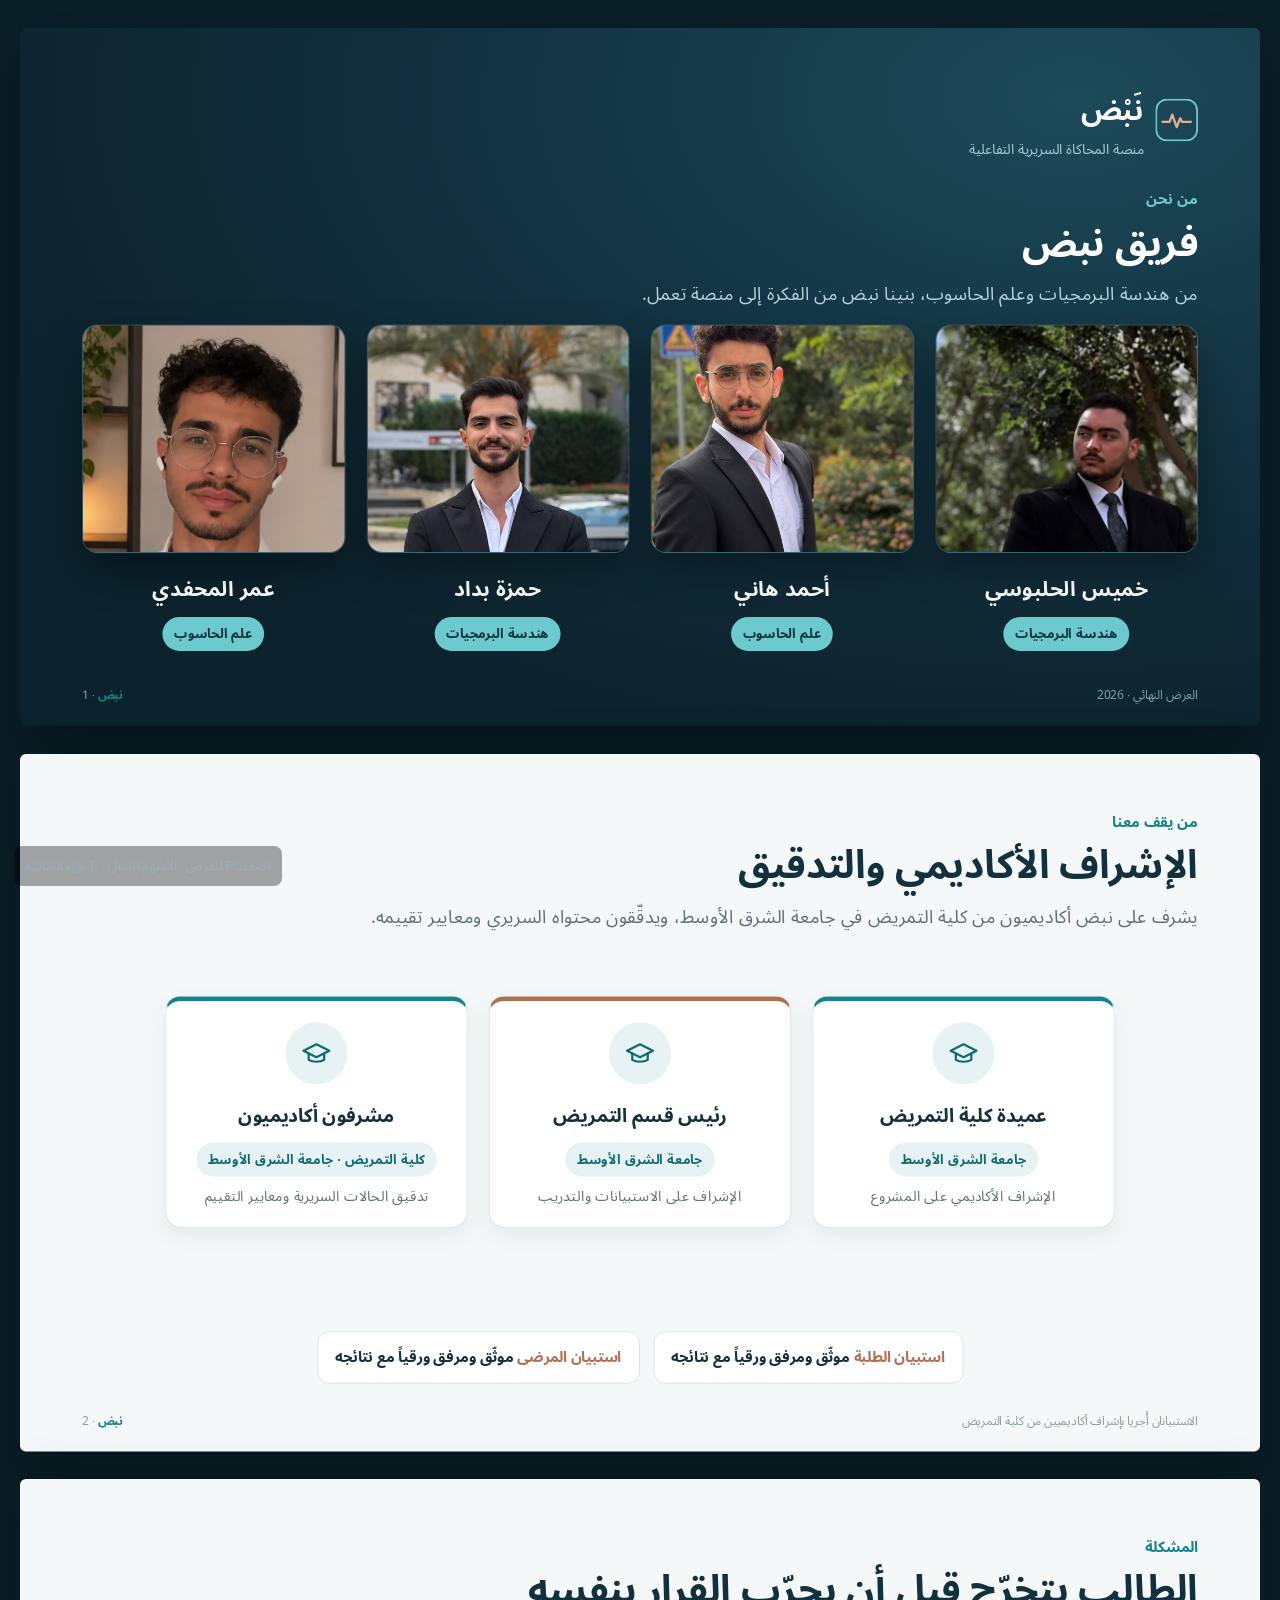
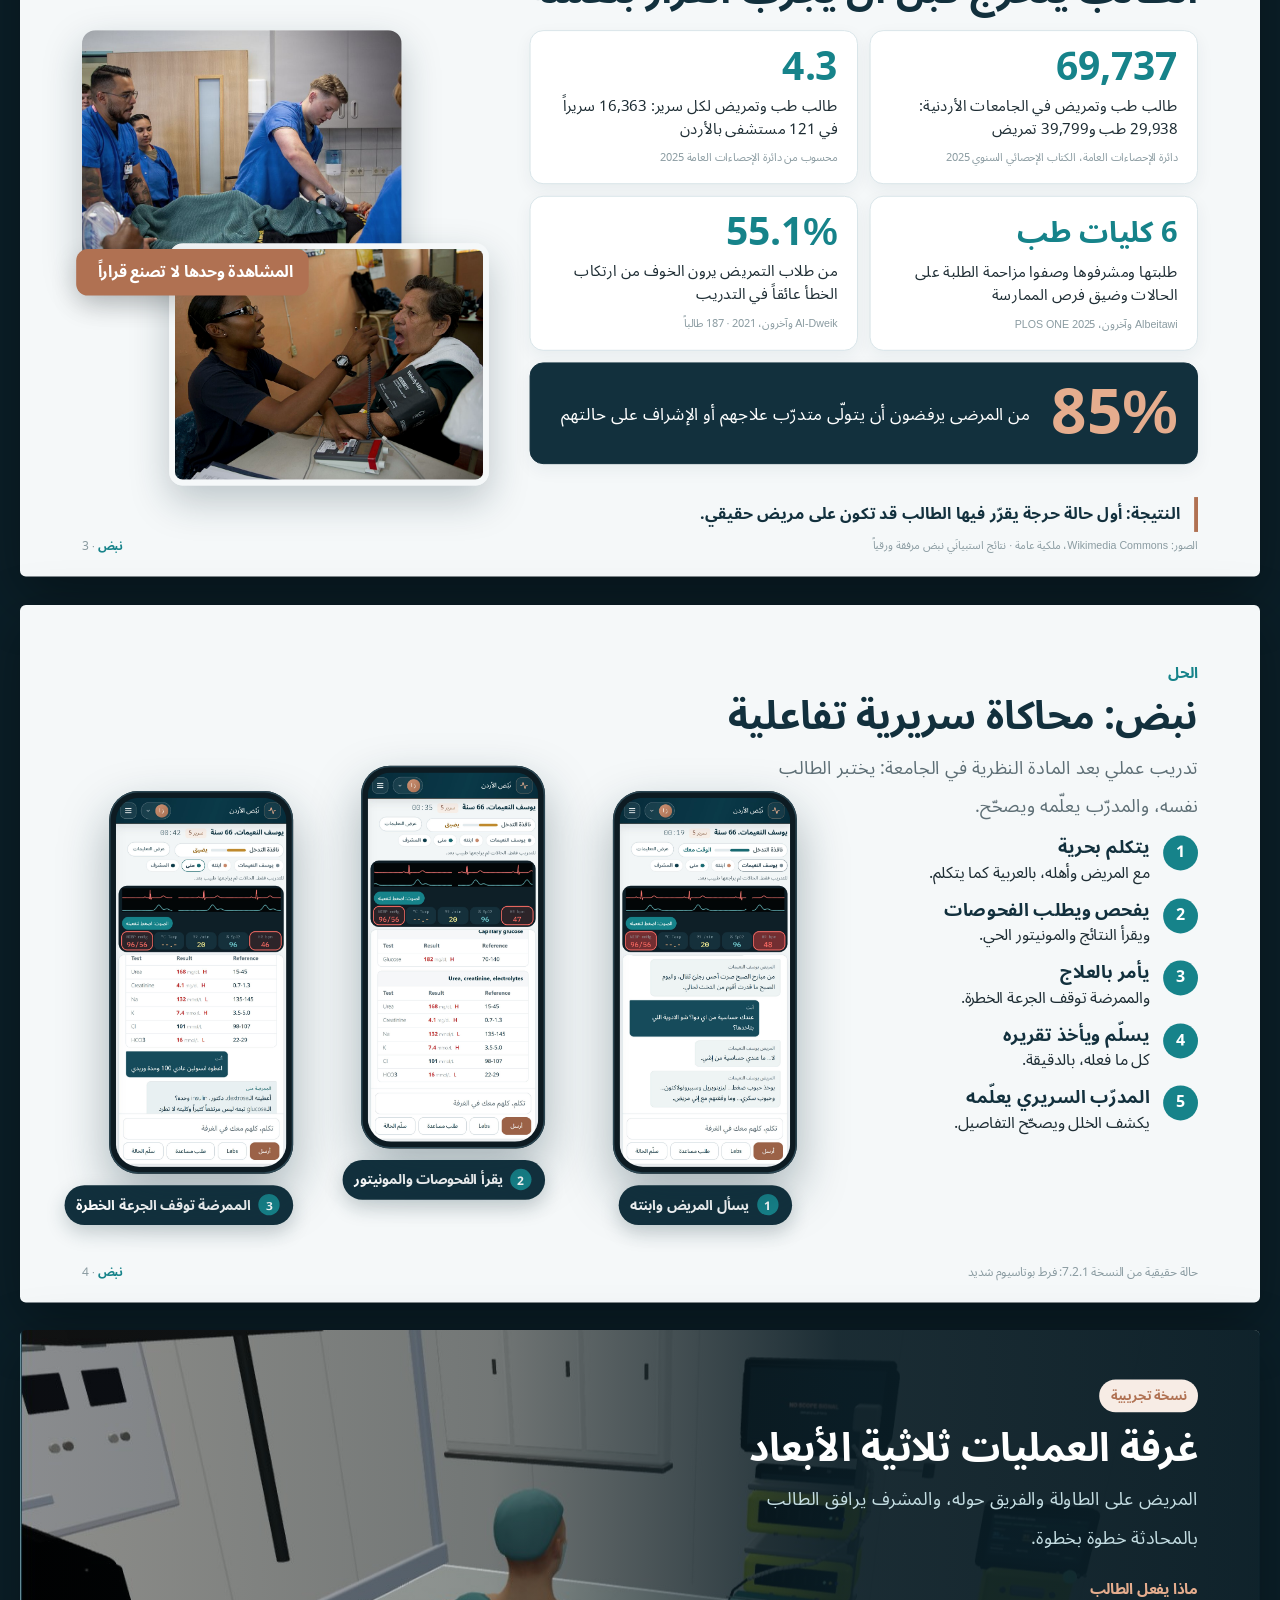
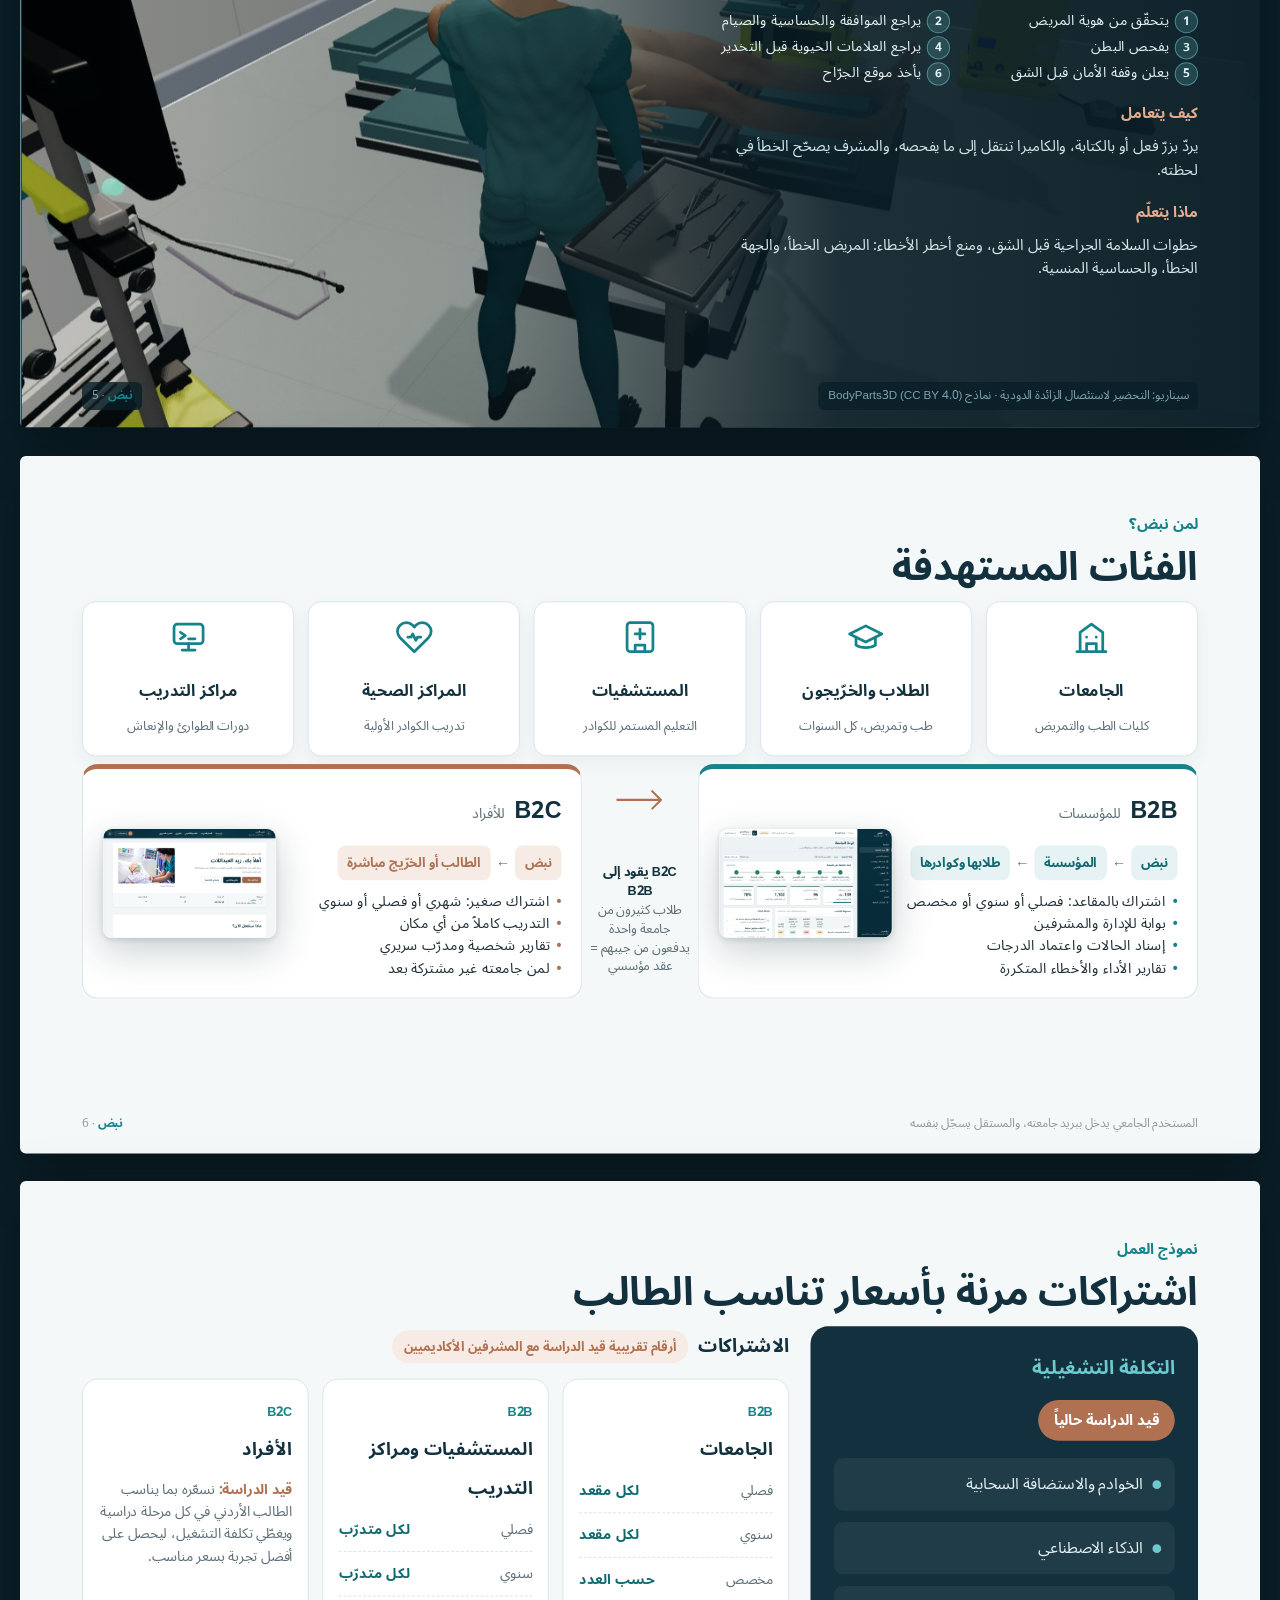
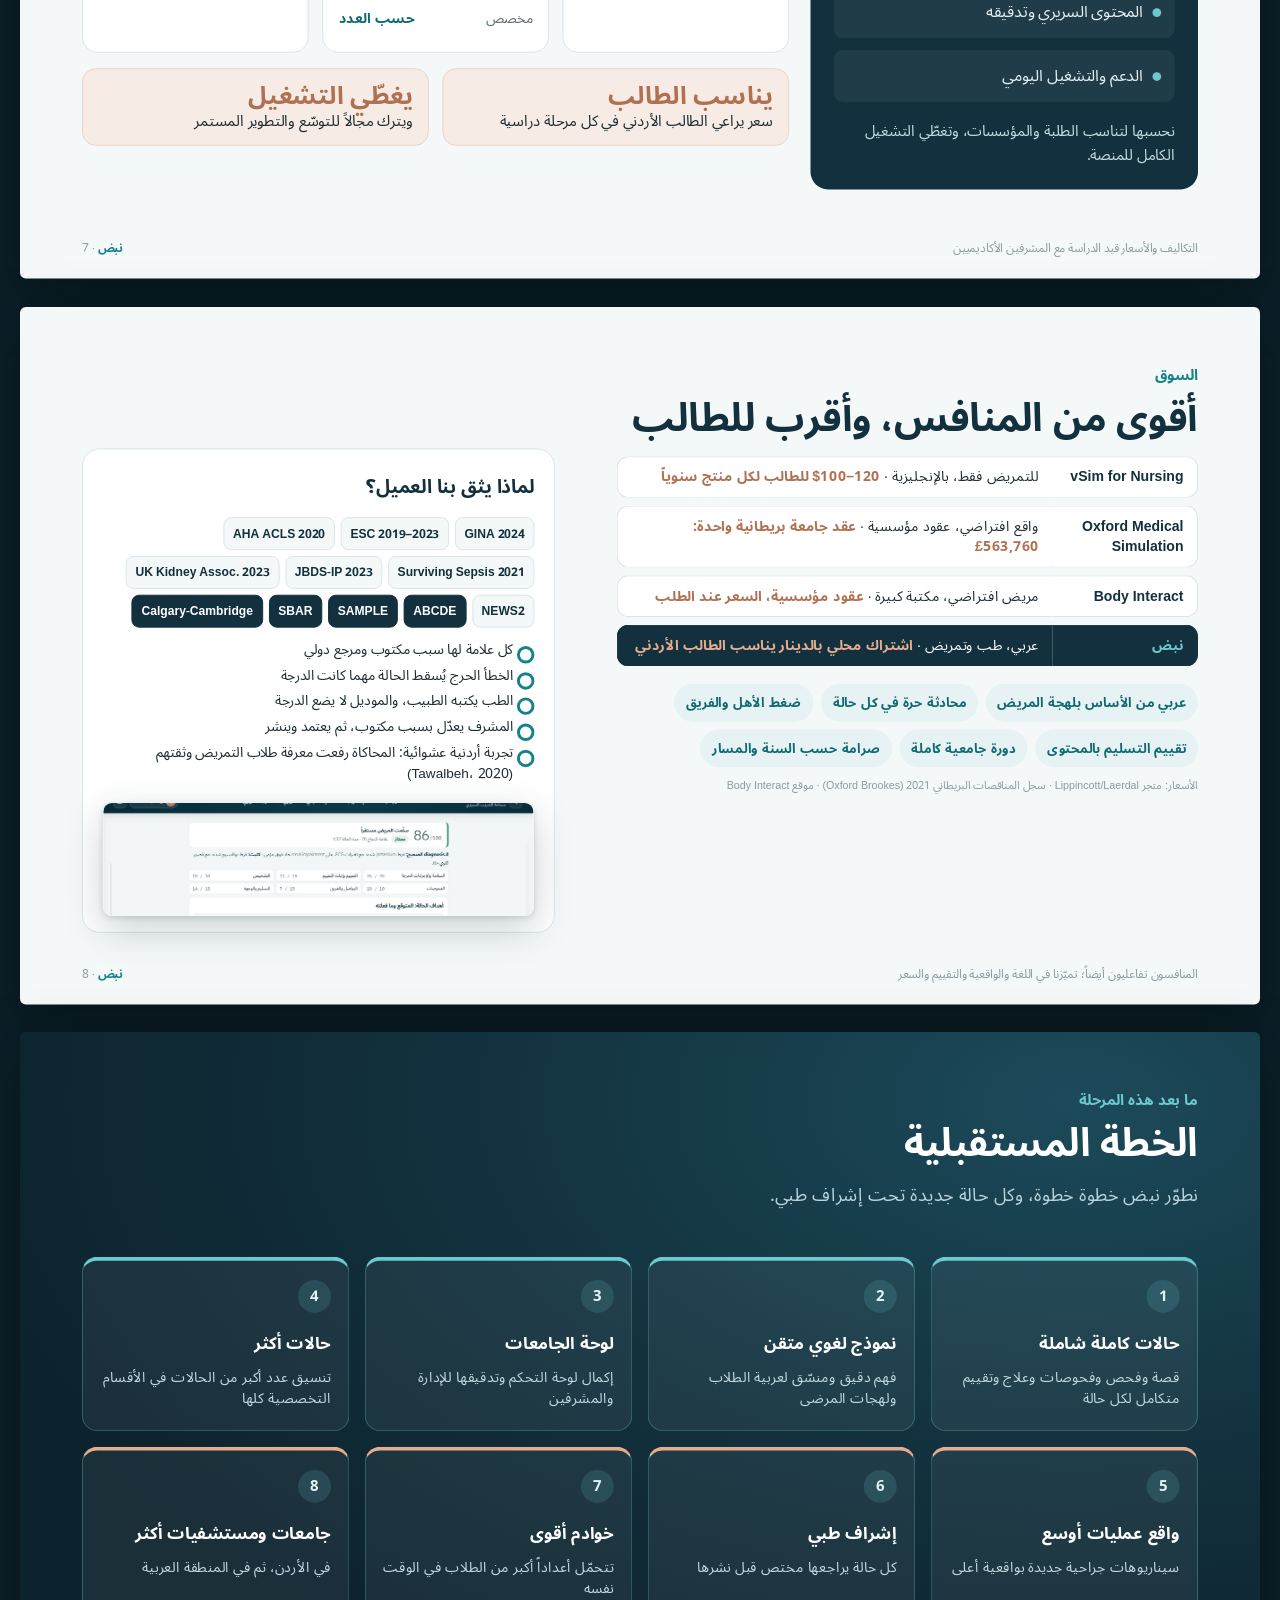
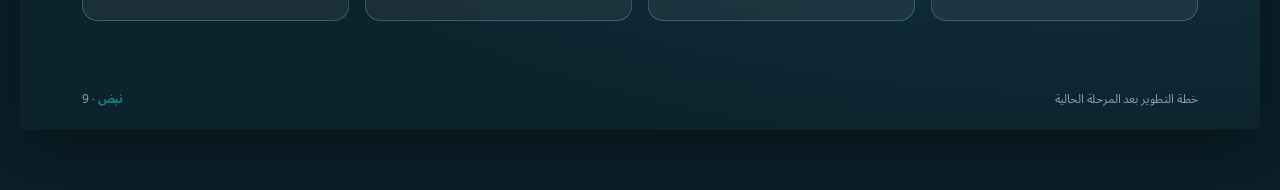
<file: docs/pitch/presentation/index.html>
<!doctype html>
<html lang="ar" dir="rtl">
<head>
<meta charset="utf-8">
<meta name="viewport" content="width=device-width, initial-scale=1">
<title>نبض · العرض التقديمي</title>
<script>
/* =====================================================================================
   ✎ عدّل هنا: كل ما يتغيّر في العرض موجود في هذا القسم فقط.
   - الصور في مجلد img بجانب هذا الملف. لتغيير صورة: ضع الملف الجديد بنفس الاسم، أو غيّر الاسم هنا.
   - photoPos: أين يقع الوجه داخل الصورة (الأفقي ثم العمودي)، و zoom: مقدار التكبير على الوجه (1 بلا تكبير).
   - الأسعار بالدينار الأردني، والتكاليف بالدولار. المجاميع تُحسب وحدها.
   ===================================================================================== */
window.DECK = {
  event: 'العرض النهائي · 2026',
  team: [
    { name: 'خميس الحلبوسي', spec: 'هندسة البرمجيات', photo: 'img/team-1.jpg', photoPos: '60% 44%', zoom: 2.5 },
    { name: 'أحمد هاني',     spec: 'علم الحاسوب',     photo: 'img/team-2.jpg', photoPos: '33% 27%', zoom: 1.9 },
    { name: 'حمزة بداد',     spec: 'هندسة البرمجيات', photo: 'img/team-3.jpg', photoPos: '48% 47%', zoom: 1.9 },
    { name: 'عمر المحفدي',   spec: 'علم الحاسوب',     photo: 'img/team-4.jpg', photoPos: '52% 50%', zoom: 1.25 }
  ],
  // المشرفون والمدققون: تظهر في الشريحة 2. اكتب الاسم واللقب والدور.
  // المشرفون (بلا أسماء): اللقب، والجهة، والدور
  advisors: [
    { title: 'عميدة كلية التمريض', org: 'جامعة الشرق الأوسط', role: 'الإشراف الأكاديمي على المشروع' },
    { title: 'رئيس قسم التمريض', org: 'جامعة الشرق الأوسط', role: 'الإشراف على الاستبيانات والتدريب' },
    { title: 'مشرفون أكاديميون', org: 'كلية التمريض · جامعة الشرق الأوسط', role: 'تدقيق الحالات السريرية ومعايير التقييم' }
  ],
};
</script>
<style>
@font-face { font-family: "Noto Sans Arabic"; font-weight: 100 599; src: url("fonts/NotoSansArabic-Regular.woff2") format("woff2"); }
@font-face { font-family: "Noto Sans Arabic"; font-weight: 600 900; src: url("fonts/NotoSansArabic-Bold.woff2") format("woff2"); }
:root {
  --navy: #12303d; --navy-2: #193B4A; --teal: #16838A; --teal-l: #6CC9CE; --teal-d: #0F6A70; --tint: #E6F2F4;
  --copper: #b07152; --copper-l: #e5ad8e; --copper-bg: #f7ece5; --ink: #1d2c33; --mute: #5d6e75; --line: #d8e5e9; --paper: #f5f8f9;
}
* { box-sizing: border-box; margin: 0; padding: 0; }
html, body { background: #0b1f28; }
body { font-family: "Noto Sans Arabic", sans-serif; color: var(--ink); -webkit-print-color-adjust: exact; print-color-adjust: exact; }
.en { unicode-bidi: isolate; direction: ltr; display: inline-block; }

/* ---------- the deck: 1280×720 slides, scaled to the window ---------- */
.deck { display: flex; flex-direction: column; align-items: center; gap: 28px; padding: 28px 0 60px; }
.frame { width: calc(1280px * var(--s, 1)); height: calc(720px * var(--s, 1)); position: relative; }
.slide { width: 1280px; height: 720px; position: absolute; top: 0; right: 0; transform-origin: top right; transform: scale(var(--s, 1)); overflow: hidden; background: var(--paper); border-radius: 6px; box-shadow: 0 20px 60px rgba(0,0,0,.35); }
body.present .deck { padding: 0; gap: 0; height: 100vh; justify-content: center; }
body.present .frame { display: none; }
body.present .frame.on { display: block; }
body.present .slide { border-radius: 0; box-shadow: none; }
.hint { position: fixed; bottom: 14px; left: 14px; color: #8fb2bb; font-size: 13px; background: rgba(0,0,0,.35); padding: 6px 12px; border-radius: 8px; }
body.present .hint { display: none; }

/* ---------- common slide parts ---------- */
.pad { position: absolute; inset: 0; padding: 54px 64px 56px; }
.kicker { font-size: 15px; font-weight: 700; color: var(--teal); letter-spacing: .2px; }
.title { font-size: 40px; font-weight: 700; color: var(--navy); line-height: 1.3; margin-top: 4px; }
.sub { font-size: 19px; color: var(--mute); margin-top: 6px; }
.foot { position: absolute; bottom: 18px; left: 64px; right: 64px; display: flex; justify-content: space-between; font-size: 12px; color: #8a9ba1; }
.foot b { color: var(--teal); font-weight: 700; }
.dark { background: radial-gradient(1200px 700px at 85% 10%, #1c4a5a 0%, var(--navy) 55%, #0c222c 100%); color: #fff; }
.dark .title { color: #fff; } .dark .sub { color: #b9d4da; } .dark .kicker { color: var(--teal-l); } .dark .foot { color: #7fa3ad; }
.brand { display: flex; align-items: center; gap: 12px; }
.brand svg { width: 44px; height: 44px; }
.brand b { font-size: 30px; font-weight: 700; }
.brand span { font-size: 14px; color: #a9cdd3; display: block; line-height: 1.3; }
.tag { display: inline-block; font-size: 13px; font-weight: 700; padding: 3px 12px; border-radius: 99px; background: var(--tint); color: var(--teal-d); }
.tag.cop { background: var(--copper-bg); color: var(--copper); }
.shot { border-radius: 10px; overflow: hidden; background: #fff; box-shadow: 0 14px 40px rgba(18,48,61,.22), 0 2px 6px rgba(18,48,61,.12); border: 1px solid rgba(18,48,61,.08); }
.shot .bar { height: 22px; background: #eef3f5; display: flex; align-items: center; gap: 6px; padding: 0 10px; direction: ltr; }
.shot .bar i { width: 8px; height: 8px; border-radius: 50%; background: #cfdade; display: block; }
.shot img { display: block; width: 100%; }
.cap { position: absolute; background: var(--navy); color: #fff; font-size: 14px; font-weight: 700; padding: 6px 14px; border-radius: 8px; box-shadow: 0 6px 18px rgba(0,0,0,.2); white-space: nowrap; }
.cap.cop { background: var(--copper); }
.src { font-size: 11px; color: #8a9ba1; }

/* ---------- 1 team ---------- */
.team { position: absolute; left: 64px; right: 64px; top: 306px; display: grid; grid-template-columns: repeat(4, 1fr); gap: 22px; }
.member { text-align: center; }
.member .ph { height: 236px; border-radius: 16px; overflow: hidden; position: relative; background: linear-gradient(160deg, #24586a, #12303d); box-shadow: 0 18px 40px rgba(0,0,0,.35); border: 1px solid rgba(255,255,255,.12); }
.member .ph img { width: 100%; height: 100%; object-fit: cover; display: block; }
.member .ph .ini { position: absolute; inset: 0; display: none; place-items: center; font-size: 64px; font-weight: 700; color: rgba(255,255,255,.35); }
.member .ph.empty img { display: none; } .member .ph.empty .ini { display: grid; }
.member h3 { font-size: 22px; font-weight: 700; margin-top: 14px; color: #fff; }
.member .spec { display: inline-block; margin-top: 6px; font-size: 13.5px; font-weight: 700; color: var(--navy); background: var(--teal-l); padding: 3px 12px; border-radius: 99px; }
.member p { font-size: 13.5px; color: #a9c7cd; margin-top: 7px; }

/* ---------- advisors ---------- */
.adv { position: absolute; top: 250px; left: 150px; right: 150px; display: grid; grid-template-columns: repeat(3, 1fr); gap: 22px; }
.adv > div { background: #fff; border: 1px solid var(--line); border-radius: 16px; padding: 22px 18px 20px; text-align: center; box-shadow: 0 8px 22px rgba(18,48,61,.07); border-top: 5px solid var(--teal); }
.adv > div:nth-child(even) { border-top-color: var(--copper); }
.adv i { width: 64px; height: 64px; border-radius: 50%; background: var(--tint); color: var(--teal-d); display: grid; place-items: center; margin: 0 auto 12px; font-style: normal; }
.adv i svg { width: 32px; height: 32px; }
.adv h3 { font-size: 20px; color: var(--navy); }
.adv .t { display: inline-block; margin-top: 6px; font-size: 13.5px; font-weight: 700; color: var(--teal-d); background: var(--tint); padding: 3px 12px; border-radius: 99px; }
.adv p { font-size: 14.5px; color: var(--mute); margin-top: 10px; line-height: 1.55; }
.adv-note { position: absolute; bottom: 70px; right: 64px; left: 64px; display: flex; gap: 14px; justify-content: center; }
.adv-note span { font-size: 15px; font-weight: 700; color: var(--navy); background: #fff; border: 1px solid var(--line); border-radius: 12px; padding: 10px 18px; }
.adv-note span b { color: var(--copper); }
/* ---------- 2 problem ---------- */
.prob { position: absolute; top: 156px; right: 64px; width: 690px; display: grid; grid-template-columns: 1fr 1fr; gap: 12px; }
.stat { background: #fff; border: 1px solid var(--line); border-radius: 14px; padding: 15px 20px; box-shadow: 0 6px 18px rgba(18,48,61,.06); }
.stat b { display: block; font-size: 40px; font-weight: 700; color: var(--teal); line-height: 1.15; }
.stat p { font-size: 15.5px; color: var(--ink); margin-top: 4px; line-height: 1.55; }
.stat .src { margin-top: 6px; display: block; }
.stat.big { grid-column: 1 / -1; background: var(--navy); border-color: var(--navy); display: grid; grid-template-columns: auto 1fr; gap: 22px; align-items: center; }
.stat.big b { font-size: 64px; color: var(--copper-l); }
.stat.big p { color: #fff; font-size: 18px; }
.stat.big .src { color: #8fb2bb; }
.method { display: flex; flex-wrap: wrap; align-items: center; gap: 6px; margin-top: 9px; }
.method em { font-style: normal; font-size: 12.5px; color: #8fb2bb; margin-left: 2px; }
.method span { font-size: 12.5px; font-weight: 700; color: #dff4f5; background: rgba(108,201,206,.14); border: 1px solid rgba(108,201,206,.45); padding: 2px 10px; border-radius: 99px; }
.prob-photos { position: absolute; top: 156px; left: 64px; width: 420px; height: 470px; }
.prob-photos .p1, .prob-photos .p2 { position: absolute; border-radius: 14px; overflow: hidden; box-shadow: 0 16px 40px rgba(18,48,61,.25); }
.prob-photos img { width: 100%; height: 100%; object-fit: cover; display: block; filter: saturate(.85); }
.prob-photos .p1 { top: 0; left: 0; width: 330px; height: 250px; }
.prob-photos .p2 { bottom: 0; right: 0; width: 330px; height: 250px; border: 6px solid var(--paper); }
.prob-photos .q { position: absolute; bottom: 196px; left: -6px; width: 240px; background: var(--copper); color: #fff; font-size: 16px; font-weight: 700; padding: 12px 16px; border-radius: 12px; line-height: 1.5; box-shadow: 0 10px 26px rgba(0,0,0,.2); z-index: 2; }
.bottom-line { position: absolute; bottom: 46px; right: 64px; width: 690px; font-size: 17px; font-weight: 700; color: var(--navy); border-right: 4px solid var(--copper); padding-right: 14px; }

/* ---------- 3 emergency room ---------- */
.steps { position: absolute; top: 236px; right: 64px; width: 330px; list-style: none; counter-reset: s; }
.steps li { counter-increment: s; position: relative; padding-right: 50px; margin-bottom: 12px; font-size: 16px; line-height: 1.5; color: var(--ink); }
.steps li b { display: block; font-size: 19px; color: var(--navy); }
.steps li::before { content: counter(s); position: absolute; right: 0; top: 2px; width: 36px; height: 36px; border-radius: 50%; background: var(--teal); color: #fff; font-weight: 700; display: grid; place-items: center; font-size: 17px; }
.collage { position: absolute; top: 166px; left: 72px; width: 760px; height: 480px; }
.phone { position: absolute; width: 212px; padding: 7px; border-radius: 30px; background: #0d1b22; box-shadow: 0 22px 50px rgba(18,48,61,.35), inset 0 0 0 1.5px #2b4652; }
.phone img { display: block; width: 100%; border-radius: 24px; }
.ph-fig { position: absolute; width: 190px; margin: 0; text-align: center; }
.ph-fig .phone { position: relative; width: 100%; }
.ph-fig figcaption { display: inline-flex; align-items: center; gap: 8px; margin-top: 12px; background: var(--navy); color: #fff; font-size: 14px; font-weight: 700; padding: 6px 14px 6px 12px; border-radius: 99px; box-shadow: 0 8px 20px rgba(18,48,61,.22); white-space: nowrap; }
.ph-fig figcaption i { font-style: normal; width: 22px; height: 22px; border-radius: 50%; background: var(--teal); display: grid; place-items: center; font-size: 12.5px; }
.collage .shot { position: absolute; }
.dev-note { position: absolute; bottom: 50px; right: 64px; width: 330px; display: flex; gap: 10px; align-items: flex-start; background: #fff7e8; border: 1px solid #efd9a6; border-radius: 12px; padding: 10px 14px; font-size: 13.5px; color: #6d4c0c; line-height: 1.5; }
.dev-note svg { flex: 0 0 22px; height: 22px; margin-top: 1px; }
.dev-note b { color: #6d4c0c; }

/* ---------- 4 operating room ---------- */
.or-bg { position: absolute; inset: 0; }
.or-bg img { width: 100%; height: 100%; object-fit: cover; object-position: 30% 50%; display: block; }
.or-bg::after { content: ""; position: absolute; inset: 0; background: linear-gradient(270deg, rgba(10,30,39,.96) 0%, rgba(10,30,39,.88) 34%, rgba(10,30,39,.25) 62%, rgba(10,30,39,.05) 100%); }
.or-text { position: absolute; top: 50px; right: 64px; width: 500px; color: #fff; }
.or-text .title { color: #fff; font-size: 40px; }
.or-block { margin-top: 16px; }
.or-block h4 { font-size: 15px; color: var(--copper-l); margin-bottom: 6px; }
.or-steps { list-style: none; display: grid; grid-template-columns: 1fr 1fr; gap: 6px 12px; counter-reset: o; }
.or-steps li { counter-increment: o; font-size: 14.5px; color: #e6f3f5; position: relative; padding-right: 30px; line-height: 1.45; }
.or-steps li::before { content: counter(o); position: absolute; right: 0; top: 0; width: 22px; height: 22px; border-radius: 50%; background: rgba(108,201,206,.2); border: 1px solid rgba(108,201,206,.55); color: #dff4f5; font-size: 12px; font-weight: 700; display: grid; place-items: center; }
.or-block p { font-size: 15px; color: #d3e6ea; line-height: 1.6; }
.or-text .sub { color: #c4dde2; }
.chips { display: flex; flex-wrap: wrap; gap: 8px; margin-top: 24px; }
.chips span { font-size: 14.5px; font-weight: 700; padding: 6px 14px; border-radius: 99px; background: rgba(108,201,206,.14); border: 1px solid rgba(108,201,206,.45); color: #dff4f5; }
.chips span i { font-style: normal; color: var(--copper-l); margin-left: 6px; }
.or-inset { position: absolute; bottom: 62px; right: 64px; width: 300px; }
.or-inset .cap { bottom: -14px; left: 16px; }

.or-slide .foot span { background: rgba(10,30,39,.78); padding: 2px 10px; border-radius: 6px; }
/* ---------- 5 audiences, B2B / B2C ---------- */
.aud { position: absolute; top: 150px; left: 64px; right: 64px; display: grid; grid-template-columns: repeat(5, 1fr); gap: 14px; }
.aud div { background: #fff; border: 1px solid var(--line); border-radius: 14px; padding: 16px 12px 14px; text-align: center; box-shadow: 0 6px 18px rgba(18,48,61,.05); }
.aud svg { width: 40px; height: 40px; color: var(--teal); }
.aud b { display: block; font-size: 17px; color: var(--navy); margin-top: 6px; }
.aud span { font-size: 13px; color: var(--mute); }
.models { position: absolute; top: 318px; left: 64px; right: 64px; display: grid; grid-template-columns: 1fr 120px 1fr; gap: 0; align-items: stretch; }
.model { background: #fff; border: 1px solid var(--line); border-radius: 16px; padding: 18px 20px; position: relative; overflow: hidden; display: grid; grid-template-columns: 1fr 180px; gap: 14px; }
.model.b2b { border-top: 5px solid var(--teal); } .model.b2c { border-top: 5px solid var(--copper); }
.model h3 { font-size: 24px; color: var(--navy); display: flex; align-items: baseline; gap: 10px; }
.model h3 small { font-size: 14px; color: var(--mute); font-weight: 400; }
.flowline { display: flex; align-items: center; gap: 5px; margin: 10px 0 10px; flex-wrap: nowrap; white-space: nowrap; }
.flowline span { font-size: 13px; font-weight: 700; background: var(--tint); color: var(--teal-d); padding: 4px 10px; border-radius: 8px; }
.model.b2c .flowline span { background: var(--copper-bg); color: var(--copper); }
.flowline em { font-style: normal; color: var(--mute); font-size: 15px; }
.model ul { list-style: none; font-size: 14.5px; line-height: 1.6; }
.model li::before { content: "•"; color: var(--teal); font-weight: 700; margin-left: 7px; }
.model.b2c li::before { color: var(--copper); }
.model .shot { align-self: center; }
.bridge { display: grid; place-items: center; text-align: center; padding: 0 8px; }
.bridge svg { width: 54px; height: 30px; color: var(--copper); }
.bridge p { font-size: 13px; color: var(--mute); line-height: 1.5; margin-top: 6px; }
.bridge b { color: var(--navy); }

/* ---------- 6 cost vs revenue ---------- */
.money { position: absolute; top: 150px; left: 64px; right: 64px; display: grid; grid-template-columns: 400px 1fr; gap: 22px; }
.cost { background: var(--navy); color: #fff; border-radius: 18px; padding: 22px 24px; position: relative; }
.cost h3 { font-size: 20px; color: var(--teal-l); }
.cost table { width: 100%; border-collapse: collapse; margin-top: 12px; font-size: 15px; }
.cost td { padding: 8px 0; border-bottom: 1px solid rgba(255,255,255,.12); }
.cost td.n { text-align: left; font-weight: 700; direction: ltr; }
.cost .total { margin-top: 16px; display: flex; justify-content: space-between; align-items: baseline; }
.cost .total b { font-size: 40px; color: #fff; direction: ltr; }
.cost .total span { font-size: 14px; color: #a9c7cd; }
.cost .var { margin-top: 12px; font-size: 13px; color: #cfe1e5; background: rgba(255,255,255,.07); border-radius: 10px; padding: 9px 12px; line-height: 1.55; }
.rev h3 { font-size: 20px; color: var(--navy); display: flex; gap: 10px; align-items: center; }
.tiers { display: grid; grid-template-columns: repeat(3, 1fr); gap: 14px; margin-top: 12px; }
.tier { background: #fff; border: 1px solid var(--line); border-radius: 16px; padding: 16px 16px 12px; }
.tier .who { font-size: 13px; font-weight: 700; color: var(--teal); }
.tier h4 { font-size: 19px; color: var(--navy); margin-top: 2px; }
.tier .row { display: flex; justify-content: space-between; align-items: baseline; padding: 7px 0; border-bottom: 1px dashed var(--line); font-size: 14px; color: var(--mute); }
.tier .row:last-child { border-bottom: 0; }
.tier .row b { font-size: 20px; color: var(--navy); }
.tier .row b small { font-size: 12px; color: var(--mute); font-weight: 400; }
.tier p.study { font-size: 14px; color: var(--mute); line-height: 1.65; margin-top: 10px; }
.tier p.study b { color: var(--copper); }
.cost .study-tag { display: inline-block; margin-top: 12px; background: var(--copper); color: #fff; font-weight: 700; font-size: 15px; padding: 5px 16px; border-radius: 99px; }
.cost-list { list-style: none; margin-top: 18px; display: grid; gap: 12px; }
.cost-list li { font-size: 16px; color: #e3f0f3; padding: 10px 14px 10px 14px; background: rgba(255,255,255,.06); border-radius: 10px; display: flex; align-items: center; gap: 10px; }
.cost-list li::before { content: ""; width: 9px; height: 9px; border-radius: 50%; background: var(--teal-l); flex: 0 0 9px; }
.cost-note { margin-top: 18px; font-size: 15px; color: #c3dbe0; line-height: 1.65; }
.tier .row b.k { font-size: 14.5px; color: var(--teal-d); }
.payoff { margin-top: 16px; display: grid; grid-template-columns: 1fr 1fr; gap: 14px; }
.payoff div { background: var(--copper-bg); border: 1px solid #ecd3c4; border-radius: 14px; padding: 12px 16px; font-size: 15px; color: var(--ink); line-height: 1.55; }
.payoff b { font-size: 26px; color: var(--copper); display: block; line-height: 1.2; }

/* ---------- 7 competitors and trust ---------- */
.versus { position: absolute; top: 146px; right: 64px; width: 600px; }
.versus table { width: 100%; border-collapse: separate; border-spacing: 0 8px; font-size: 14.5px; }
.versus td { background: #fff; padding: 10px 14px; border-top: 1px solid var(--line); border-bottom: 1px solid var(--line); vertical-align: middle; line-height: 1.45; }
.versus td:first-child { border-right: 1px solid var(--line); border-radius: 0 12px 12px 0; font-weight: 700; color: var(--navy); width: 150px; }
.versus td:last-child { border-left: 1px solid var(--line); border-radius: 12px 0 0 12px; }
.versus td .price { font-weight: 700; color: var(--copper); }
.versus tr.us td { background: var(--navy); color: #fff; border-color: var(--navy); }
.versus tr.us td:first-child { color: var(--teal-l); }
.versus tr.us .price { color: var(--copper-l); }
.edge { margin-top: 10px; display: flex; flex-wrap: wrap; gap: 8px; }
.edge span { font-size: 13.5px; font-weight: 700; color: var(--teal-d); background: var(--tint); padding: 5px 12px; border-radius: 99px; }
.trust { position: absolute; top: 146px; left: 64px; width: 488px; height: 500px; background: #fff; border: 1px solid var(--line); border-radius: 18px; padding: 18px 20px; }
.trust h3 { font-size: 20px; color: var(--navy); }
.badges { display: flex; flex-wrap: wrap; gap: 6px; margin-top: 10px; }
.badges span { font-size: 12.5px; font-weight: 700; border: 1px solid var(--line); border-radius: 8px; padding: 3px 9px; color: var(--navy); background: var(--paper); direction: ltr; }
.badges span.fw { background: var(--navy); color: #fff; border-color: var(--navy); }
.rules { list-style: none; margin-top: 12px; font-size: 14px; line-height: 1.55; }
.rules li { padding-right: 22px; position: relative; margin-bottom: 5px; }
.rules li::before { content: ""; position: absolute; right: 0; top: 7px; width: 12px; height: 12px; border-radius: 50%; border: 3px solid var(--teal); }
.trust .shot { position: absolute; left: 20px; right: 20px; bottom: 16px; height: 118px; }
.trust .shot img { object-fit: cover; object-position: 50% 8%; height: 118px; }

/* ---------- next steps ---------- */
.road { position: absolute; top: 236px; left: 64px; right: 64px; display: grid; grid-template-columns: 1fr 1.25fr; gap: 26px; }
.phase { background: rgba(255,255,255,.06); border: 1px solid rgba(108,201,206,.35); border-radius: 18px; padding: 24px 26px; }
.phase .when { display: inline-block; background: var(--copper); color: #fff; font-weight: 700; font-size: 16px; padding: 5px 16px; border-radius: 99px; }
.phase ul { list-style: none; margin-top: 18px; display: grid; gap: 14px; }
.phase li { font-size: 15.5px; color: #c9dfe4; line-height: 1.55; padding-right: 22px; position: relative; }
.phase li::before { content: ""; position: absolute; right: 0; top: 8px; width: 10px; height: 10px; border-radius: 50%; background: var(--teal-l); }
.phase li b { display: block; color: #fff; font-size: 18px; }
.phase.year ul { grid-template-columns: 1fr 1fr; }
.plan { position: absolute; top: 232px; left: 64px; right: 64px; display: grid; grid-template-columns: repeat(4, 1fr); gap: 16px; }
.plan > div { background: rgba(255,255,255,.06); border: 1px solid rgba(108,201,206,.32); border-radius: 16px; padding: 20px 18px; }
.plan > div:nth-child(-n+4) { border-top: 4px solid var(--teal-l); }
.plan > div:nth-child(n+5) { border-top: 4px solid var(--copper-l); }
.plan i { font-style: normal; display: grid; place-items: center; width: 34px; height: 34px; border-radius: 50%; background: rgba(108,201,206,.16); color: #dff4f5; font-weight: 700; font-size: 15px; }
.plan b { display: block; color: #fff; font-size: 18px; margin-top: 12px; }
.plan p { font-size: 14.5px; color: #c3dbe0; line-height: 1.55; margin-top: 6px; }
/* ---------- print: one slide per page ---------- */
@page { size: 1280px 720px; margin: 0; }
@media print {
  html, body { background: #fff; }
  .deck { padding: 0; gap: 0; display: block; }
  .frame { width: 1280px; height: 720px; break-after: page; display: block !important; }
  .slide { transform: none; border-radius: 0; box-shadow: none; position: relative; }
  .hint { display: none; }
}
</style>
</head>
<body>
<div class="deck">

<!-- ============ 1 · الفريق ============ -->
<div class="frame"><section class="slide dark">
  <div class="pad">
    <div class="brand">
      <svg viewBox="0 0 48 48" fill="none"><rect x="1" y="1" width="46" height="46" rx="12" stroke="#6CC9CE" stroke-width="2"/><path d="M8 26h8l3-8 5 14 4-10 2 4h10" stroke="#e5ad8e" stroke-width="2.6" stroke-linecap="round" stroke-linejoin="round"/></svg>
      <div><b>نَبْض</b><span>منصة المحاكاة السريرية التفاعلية</span></div>
    </div>
    <p class="kicker" style="margin-top:26px">من نحن</p>
    <h1 class="title">فريق نبض</h1>
    <p class="sub">من هندسة البرمجيات وعلم الحاسوب، بنينا نبض من الفكرة إلى منصة تعمل.</p>
  </div>
  <div class="team" id="team"></div>
  <div class="foot"><span data-k="event"></span><span><b>نبض</b> · 1</span></div>
</section></div>

<!-- ============ الإشراف الأكاديمي والتدقيق ============ -->
<div class="frame"><section class="slide">
  <div class="pad">
    <p class="kicker">من يقف معنا</p>
    <h1 class="title">الإشراف الأكاديمي والتدقيق</h1>
    <p class="sub">يشرف على نبض أكاديميون من كلية التمريض في جامعة الشرق الأوسط، ويدقّقون محتواه السريري ومعايير تقييمه.</p>
  </div>
  <div class="adv" id="advisors"></div>
  <div class="adv-note"><span><b>استبيان الطلبة</b> موثّق ومرفق ورقياً مع نتائجه</span><span><b>استبيان المرضى</b> موثّق ومرفق ورقياً مع نتائجه</span></div>
  <div class="foot"><span>الاستبيانان أُجريا بإشراف أكاديميين من كلية التمريض</span><span><b>نبض</b></span></div>
</section></div>

<!-- ============ المشكلة ============ -->
<div class="frame"><section class="slide">
  <div class="pad">
    <p class="kicker">المشكلة</p>
    <h1 class="title">الطالب يتخرّج قبل أن يجرّب القرار بنفسه</h1>
  </div>
  <div class="prob">
    <div class="stat"><b><span class="en">69,737</span></b><p>طالب طب وتمريض في الجامعات الأردنية: 29,938 طب و39,799 تمريض</p><span class="src">دائرة الإحصاءات العامة، الكتاب الإحصائي السنوي 2025</span></div>
    <div class="stat"><b><span class="en">4.3</span></b><p>طالب طب وتمريض لكل سرير: 16,363 سريراً في 121 مستشفى بالأردن</p><span class="src">محسوب من دائرة الإحصاءات العامة 2025</span></div>
    <div class="stat"><b style="font-size:30px;padding:6px 0">6 كليات طب</b><p>طلبتها ومشرفوها وصفوا مزاحمة الطلبة على الحالات وضيق فرص الممارسة</p><span class="src">Albeitawi وآخرون، PLOS ONE 2025</span></div>
    <div class="stat"><b><span class="en">55.1%</span></b><p>من طلاب التمريض يرون الخوف من ارتكاب الخطأ عائقاً في التدريب</p><span class="src">Al-Dweik وآخرون، 2021 · 187 طالباً</span></div>
    <div class="stat big"><b><span class="en">85%</span></b><div><p>من المرضى يرفضون أن يتولّى متدرّب علاجهم أو الإشراف على حالتهم</p></div></div>
  </div>
  <div class="prob-photos">
    <div class="p1"><img src="img/photo-training.jpg" alt=""></div>
    <div class="p2"><img src="img/photo-vitals.jpg" alt=""></div>
    <div class="q">المشاهدة وحدها لا تصنع قراراً</div>
  </div>
  <p class="bottom-line">النتيجة: أول حالة حرجة يقرّر فيها الطالب قد تكون على مريض حقيقي.</p>
  <div class="foot"><span class="src">الصور: Wikimedia Commons، ملكية عامة · نتائج استبيانَي نبض مرفقة ورقياً</span><span><b>نبض</b></span></div>
</section></div>

<!-- ============ 3 · الحل: غرفة الطوارئ ============ -->
<div class="frame"><section class="slide">
  <div class="pad">
    <p class="kicker">الحل</p>
    <h1 class="title">نبض: محاكاة سريرية تفاعلية</h1>
    <p class="sub" style="max-width:440px">تدريب عملي بعد المادة النظرية في الجامعة: يختبر الطالب نفسه، والمدرّب يعلّمه ويصحّح.</p>
  </div>
  <ol class="steps">
    <li><b>يتكلم بحرية</b>مع المريض وأهله، بالعربية كما يتكلم.</li>
    <li><b>يفحص ويطلب الفحوصات</b>ويقرأ النتائج والمونيتور الحي.</li>
    <li><b>يأمر بالعلاج</b>والممرضة توقف الجرعة الخطرة.</li>
    <li><b>يسلّم ويأخذ تقريره</b>كل ما فعله، بالدقيقة.</li>
    <li><b>المدرّب السريري يعلّمه</b>يكشف الخلل ويصحّح التفاصيل.</li>
  </ol>
  <div class="collage">
    <figure class="ph-fig" style="top:26px;left:540px"><div class="phone"><img src="img/phone-history.jpg" alt=""></div><figcaption><i>1</i>يسأل المريض وابنته</figcaption></figure>
    <figure class="ph-fig" style="top:0;left:280px"><div class="phone"><img src="img/phone-results.jpg" alt=""></div><figcaption><i>2</i>يقرأ الفحوصات والمونيتور</figcaption></figure>
    <figure class="ph-fig" style="top:26px;left:20px"><div class="phone"><img src="img/phone-nurse.jpg" alt=""></div><figcaption><i>3</i>الممرضة توقف الجرعة الخطرة</figcaption></figure>
  </div>
  <div class="foot"><span>حالة حقيقية من النسخة 7.2.1: فرط بوتاسيوم شديد</span><span><b>نبض</b> · 3</span></div>
</section></div>

<!-- ============ 4 · غرفة العمليات ============ -->
<div class="frame"><section class="slide dark or-slide">
  <div class="or-bg"><img src="img/or-surgeon.jpg" alt=""></div>
  <div class="or-text">
    <span class="tag cop">نسخة تجريبية</span>
    <h1 class="title" style="margin-top:12px">غرفة العمليات ثلاثية الأبعاد</h1>
    <p class="sub">المريض على الطاولة والفريق حوله، والمشرف يرافق الطالب بالمحادثة خطوة بخطوة.</p>
    <div class="or-block"><h4>ماذا يفعل الطالب</h4>
      <ol class="or-steps"><li>يتحقّق من هوية المريض</li><li>يراجع الموافقة والحساسية والصيام</li><li>يفحص البطن</li><li>يراجع العلامات الحيوية قبل التخدير</li><li>يعلن وقفة الأمان قبل الشق</li><li>يأخذ موقع الجرّاح</li></ol></div>
    <div class="or-block"><h4>كيف يتعامل</h4><p>يردّ بزرّ فعل أو بالكتابة، والكاميرا تنتقل إلى ما يفحصه، والمشرف يصحّح الخطأ في لحظته.</p></div>
    <div class="or-block"><h4>ماذا يتعلّم</h4><p>خطوات السلامة الجراحية قبل الشق، ومنع أخطر الأخطاء: المريض الخطأ، والجهة الخطأ، والحساسية المنسية.</p></div>
  </div>
  <div class="foot"><span>سيناريو: التحضير لاستئصال الزائدة الدودية · نماذج BodyParts3D (CC BY 4.0)</span><span><b>نبض</b> · 4</span></div>
</section></div>

<!-- ============ 5 · الفئات المستهدفة ============ -->
<div class="frame"><section class="slide">
  <div class="pad">
    <p class="kicker">لمن نبض؟</p>
    <h1 class="title">الفئات المستهدفة</h1>
  </div>
  <div class="aud">
    <div><svg viewBox="0 0 24 24" fill="none" stroke="currentColor" stroke-width="1.7" stroke-linecap="round" stroke-linejoin="round"><path d="M3 21h18M5 21V9l7-5 7 5v12M9 21v-5h6v5M9 12h.01M15 12h.01"/></svg><b>الجامعات</b><span>كليات الطب والتمريض</span></div>
    <div><svg viewBox="0 0 24 24" fill="none" stroke="currentColor" stroke-width="1.7" stroke-linecap="round" stroke-linejoin="round"><path d="M22 10 12 5 2 10l10 5 10-5z"/><path d="M6 12v5c3 2 9 2 12 0v-5"/></svg><b>الطلاب والخرّيجون</b><span>طب وتمريض، كل السنوات</span></div>
    <div><svg viewBox="0 0 24 24" fill="none" stroke="currentColor" stroke-width="1.7" stroke-linecap="round" stroke-linejoin="round"><rect x="4" y="3" width="16" height="18" rx="2"/><path d="M12 7v6M9 10h6M9 21v-4h6v4"/></svg><b>المستشفيات</b><span>التعليم المستمر للكوادر</span></div>
    <div><svg viewBox="0 0 24 24" fill="none" stroke="currentColor" stroke-width="1.7" stroke-linecap="round" stroke-linejoin="round"><path d="M20.8 4.6a5.5 5.5 0 0 0-7.8 0L12 5.7l-1-1.1a5.5 5.5 0 0 0-7.8 7.8L12 21l8.8-8.6a5.5 5.5 0 0 0 0-7.8z"/><path d="M8 12h2l1-2 2 4 1-2h2"/></svg><b>المراكز الصحية</b><span>تدريب الكوادر الأولية</span></div>
    <div><svg viewBox="0 0 24 24" fill="none" stroke="currentColor" stroke-width="1.7" stroke-linecap="round" stroke-linejoin="round"><rect x="3" y="4" width="18" height="12" rx="2"/><path d="M8 20h8M12 16v4M7 9l3 2-3 2M12 13h4"/></svg><b>مراكز التدريب</b><span>دورات الطوارئ والإنعاش</span></div>
  </div>
  <div class="models">
    <div class="model b2b">
      <div>
        <h3>B2B <small>للمؤسسات</small></h3>
        <div class="flowline"><span>نبض</span><em>←</em><span>المؤسسة</span><em>←</em><span>طلابها وكوادرها</span></div>
        <ul><li>اشتراك بالمقاعد: فصلي أو سنوي أو مخصص</li><li>بوابة للإدارة والمشرفين</li><li>إسناد الحالات واعتماد الدرجات</li><li>تقارير الأداء والأخطاء المتكررة</li></ul>
      </div>
      <div class="shot"><img src="img/23-uni-home.jpg" alt=""></div>
    </div>
    <div class="bridge">
      <svg viewBox="0 0 60 30" fill="none" stroke="currentColor" stroke-width="2.4" stroke-linecap="round" stroke-linejoin="round"><path d="M4 15h50M44 5l10 10-10 10"/></svg>
      <p><b>B2C يقود إلى B2B</b><br>طلاب كثيرون من جامعة واحدة يدفعون من جيبهم = عقد مؤسسي</p>
    </div>
    <div class="model b2c">
      <div>
        <h3>B2C <small>للأفراد</small></h3>
        <div class="flowline"><span>نبض</span><em>←</em><span>الطالب أو الخرّيج مباشرة</span></div>
        <ul><li>اشتراك صغير: شهري أو فصلي أو سنوي</li><li>التدريب كاملاً من أي مكان</li><li>تقارير شخصية ومدرّب سريري</li><li>لمن جامعته غير مشتركة بعد</li></ul>
      </div>
      <div class="shot"><img src="img/03-home.jpg" alt=""></div>
    </div>
  </div>
  <div class="foot"><span>المستخدم الجامعي يدخل ببريد جامعته، والمستقل يسجّل بنفسه</span><span><b>نبض</b> · 5</span></div>
</section></div>

<!-- ============ 6 · التكلفة مقابل الأرباح ============ -->
<div class="frame"><section class="slide">
  <div class="pad">
    <p class="kicker">نموذج العمل</p>
    <h1 class="title">اشتراكات مرنة بأسعار تناسب الطالب</h1>
  </div>
  <div class="money">
    <div class="cost">
      <h3>التكلفة التشغيلية</h3>
      <span class="study-tag">قيد الدراسة حالياً</span>
      <ul class="cost-list"><li>الخوادم والاستضافة السحابية</li><li>الذكاء الاصطناعي</li><li>المحتوى السريري وتدقيقه</li><li>الدعم والتشغيل اليومي</li></ul>
      <p class="cost-note">نحسبها لتناسب الطلبة والمؤسسات، وتغطّي التشغيل الكامل للمنصة.</p>
    </div>
    <div class="rev">
      <h3>الاشتراكات <span class="tag cop">أرقام تقريبية قيد الدراسة مع المشرفين الأكاديميين</span></h3>
      <div class="tiers">
        <div class="tier"><span class="who">B2B</span><h4>الجامعات</h4>
          <div class="row">فصلي <b class="k">لكل مقعد</b></div>
          <div class="row">سنوي <b class="k">لكل مقعد</b></div>
          <div class="row">مخصص <b class="k">حسب العدد</b></div></div>
        <div class="tier"><span class="who">B2B</span><h4>المستشفيات ومراكز التدريب</h4>
          <div class="row">فصلي <b class="k">لكل متدرّب</b></div>
          <div class="row">سنوي <b class="k">لكل متدرّب</b></div>
          <div class="row">مخصص <b class="k">حسب العدد</b></div></div>
        <div class="tier"><span class="who">B2C</span><h4>الأفراد</h4>
          <p class="study"><b>قيد الدراسة:</b> نسعّره بما يناسب الطالب الأردني في كل مرحلة دراسية ويغطّي تكلفة التشغيل، ليحصل على أفضل تجربة بسعر مناسب.</p></div>
      </div>
      <div class="payoff">
        <div><b>يناسب الطالب</b>سعر يراعي الطالب الأردني في كل مرحلة دراسية</div>
        <div><b>يغطّي التشغيل</b>ويترك مجالاً للتوسّع والتطوير المستمر</div>
      </div>
    </div>
  </div>
  <div class="foot"><span>التكاليف والأسعار قيد الدراسة مع المشرفين الأكاديميين</span><span><b>نبض</b> · 6</span></div>
</section></div>

<!-- ============ 7 · المنصات العالمية والثقة ============ -->
<div class="frame"><section class="slide">
  <div class="pad">
    <p class="kicker">السوق</p>
    <h1 class="title">أقوى من المنافس، وأقرب للطالب</h1>
  </div>
  <div class="versus">
    <table>
      <tr><td>vSim for Nursing</td><td>للتمريض فقط، بالإنجليزية · <span class="price"><span class="en">$100–120</span> للطالب لكل منتج سنوياً</span></td></tr>
      <tr><td>Oxford Medical Simulation</td><td>واقع افتراضي، عقود مؤسسية · <span class="price">عقد جامعة بريطانية واحدة: <span class="en">£563,760</span></span></td></tr>
      <tr><td>Body Interact</td><td>مريض افتراضي، مكتبة كبيرة · <span class="price">عقود مؤسسية، السعر عند الطلب</span></td></tr>
      <tr class="us"><td>نبض</td><td>عربي، طب وتمريض · <span class="price">اشتراك محلي بالدينار يناسب الطالب الأردني</span></td></tr>
    </table>
    <div class="edge"><span>عربي من الأساس بلهجة المريض</span><span>محادثة حرة في كل حالة</span><span>ضغط الأهل والفريق</span><span>تقييم التسليم بالمحتوى</span><span>دورة جامعية كاملة</span><span>صرامة حسب السنة والمسار</span></div>
    <p class="src" style="margin-top:8px">الأسعار: متجر Lippincott/Laerdal · سجل المناقصات البريطاني 2021 (Oxford Brookes) · موقع Body Interact</p>
  </div>
  <div class="trust">
    <h3>لماذا يثق بنا العميل؟</h3>
    <div class="badges"><span>GINA 2024</span><span>ESC 2019–2023</span><span>AHA ACLS 2020</span><span>Surviving Sepsis 2021</span><span>JBDS-IP 2023</span><span>UK Kidney Assoc. 2023</span><span>NEWS2</span><span class="fw">ABCDE</span><span class="fw">SAMPLE</span><span class="fw">SBAR</span><span class="fw">Calgary-Cambridge</span></div>
    <ul class="rules">
      <li>كل علامة لها سبب مكتوب ومرجع دولي</li>
      <li>الخطأ الحرج يُسقط الحالة مهما كانت الدرجة</li>
      <li>الطب يكتبه الطبيب، والموديل لا يضع الدرجة</li>
      <li>المشرف يعدّل بسبب مكتوب، ثم يعتمد وينشر</li>
      <li>تجربة أردنية عشوائية: المحاكاة رفعت معرفة طلاب التمريض وثقتهم (Tawalbeh، 2020)</li>
    </ul>
    <div class="shot"><img src="img/12-report-top.jpg" alt=""></div>
  </div>
  <div class="foot"><span>المنافسون تفاعليون أيضاً؛ تميّزنا في اللغة والواقعية والتقييم والسعر</span><span><b>نبض</b> · 7</span></div>
</section></div>


<!-- ============ الخطوة القادمة ============ -->
<div class="frame"><section class="slide dark">
  <div class="pad">
    <p class="kicker">ما بعد هذه المرحلة</p>
    <h1 class="title">الخطة المستقبلية</h1>
    <p class="sub">نطوّر نبض خطوة خطوة، وكل حالة جديدة تحت إشراف طبي.</p>
  </div>
  <div class="plan">
    <div><i>1</i><b>حالات كاملة شاملة</b><p>قصة وفحص وفحوصات وعلاج وتقييم متكامل لكل حالة</p></div>
    <div><i>2</i><b>نموذج لغوي متقن</b><p>فهم دقيق ومنسّق لعربية الطلاب ولهجات المرضى</p></div>
    <div><i>3</i><b>لوحة الجامعات</b><p>إكمال لوحة التحكم وتدقيقها للإدارة والمشرفين</p></div>
    <div><i>4</i><b>حالات أكثر</b><p>تنسيق عدد أكبر من الحالات في الأقسام التخصصية كلها</p></div>
    <div><i>5</i><b>واقع عمليات أوسع</b><p>سيناريوهات جراحية جديدة بواقعية أعلى</p></div>
    <div><i>6</i><b>إشراف طبي</b><p>كل حالة يراجعها مختص قبل نشرها</p></div>
    <div><i>7</i><b>خوادم أقوى</b><p>تتحمّل أعداداً أكبر من الطلاب في الوقت نفسه</p></div>
    <div><i>8</i><b>جامعات ومستشفيات أكثر</b><p>في الأردن، ثم في المنطقة العربية</p></div>
  </div>
  <div class="foot"><span>خطة التطوير بعد المرحلة الحالية</span><span><b>نبض</b></span></div>
</section></div>

</div>
<div class="hint">اضغط P للعرض · الأسهم للتنقل · F ملء الشاشة</div>

<script>
(function () {
  const D = window.DECK;
  const get = path => path.split('.').reduce((o, k) => (o == null ? o : o[k]), D);
  const n = v => Number(v).toLocaleString('en-US');
  // text bindings
  document.querySelectorAll('[data-k]').forEach(el => {
    const v = get(el.getAttribute('data-k'));
    if (v == null) return;
    el.innerHTML = el.hasAttribute('data-jod') ? `${n(v)} <small>د.أ</small>` : String(v);
  });
  // team
  const team = document.getElementById('team');
  team.innerHTML = D.team.map((m, i) => `<div class="member"><div class="ph"><img src="${m.photo}" alt="" style="object-position:${m.photoPos || '50% 30%'};transform-origin:${m.photoPos || '50% 30%'};transform:scale(${m.zoom || 1})" onerror="this.parentNode.classList.add('empty')"><span class="ini">${i + 1}</span></div><h3>${m.name}</h3><span class="spec">${m.spec}</span>${m.role ? `<p>${m.role}</p>` : ''}</div>`).join('');
  // advisors
  const adv = document.getElementById('advisors');
  const icon = '<svg viewBox="0 0 24 24" fill="none" stroke="currentColor" stroke-width="1.7" stroke-linecap="round" stroke-linejoin="round"><path d="M22 10 12 5 2 10l10 5 10-5z"/><path d="M6 12v5c3 2 9 2 12 0v-5"/></svg>';
  if (adv) adv.innerHTML = (D.advisors || []).map(a => `<div><i>${icon}</i><h3>${a.title}</h3><span class="t">${a.org}</span><p>${a.role}</p></div>`).join('');
  // slide numbers
  document.querySelectorAll('.frame').forEach((f, i) => { const sp = f.querySelector('.foot span:last-child'); if (sp) sp.innerHTML = `<b>نبض</b> · ${i + 1}`; });
  // the survey: who took part and who supervised
  const sm = document.getElementById('survey-method');
  if (sm && D.survey) sm.innerHTML = `<em>${D.survey.source || ''}</em>` + (D.survey.method || []).map(x => `<span>${x}</span>`).join('');
  // costs

  // scaling and presenting
  const frames = [...document.querySelectorAll('.frame')];
  let cur = 0;
  function fit() {
    const present = document.body.classList.contains('present');
    const s = present ? Math.min(innerWidth / 1280, innerHeight / 720) : Math.min(1, (innerWidth - 40) / 1280);
    document.documentElement.style.setProperty('--s', s);
  }
  function show(i) { cur = Math.max(0, Math.min(frames.length - 1, i)); frames.forEach((f, k) => f.classList.toggle('on', k === cur)); }
  addEventListener('resize', fit);
  addEventListener('keydown', e => {
    if (e.key === 'p' || e.key === 'P') { document.body.classList.toggle('present'); show(cur); fit(); }
    else if (e.key === 'f' || e.key === 'F') { document.fullscreenElement ? document.exitFullscreen() : document.documentElement.requestFullscreen(); }
    else if (['ArrowLeft', 'ArrowDown', 'PageDown', ' '].includes(e.key)) { e.preventDefault(); show(cur + 1); }
    else if (['ArrowRight', 'ArrowUp', 'PageUp'].includes(e.key)) { e.preventDefault(); show(cur - 1); }
    else if (e.key === 'Escape') { document.body.classList.remove('present'); fit(); }
  });
  addEventListener('beforeprint', () => document.documentElement.style.setProperty('--s', 1));
  addEventListener('afterprint', fit);
  show(0); fit();
})();
</script>
</body>
</html>
</file>
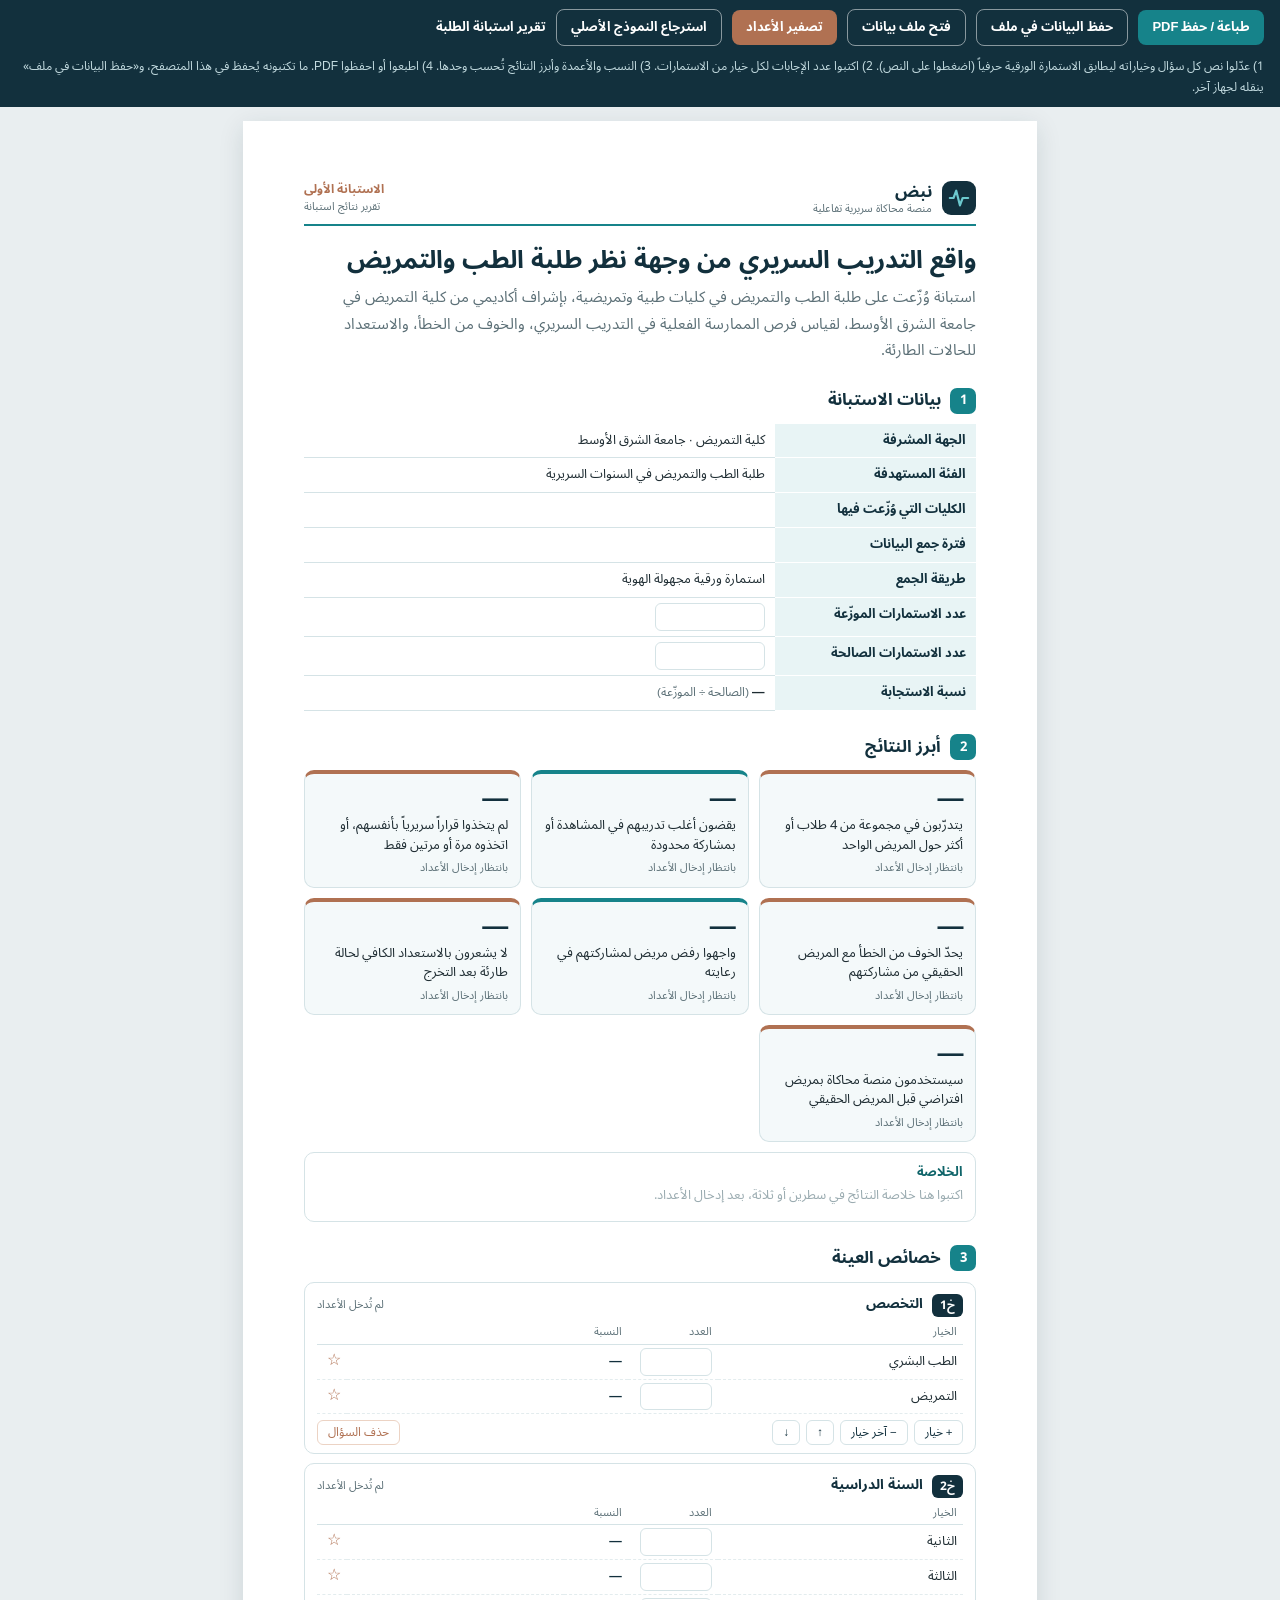
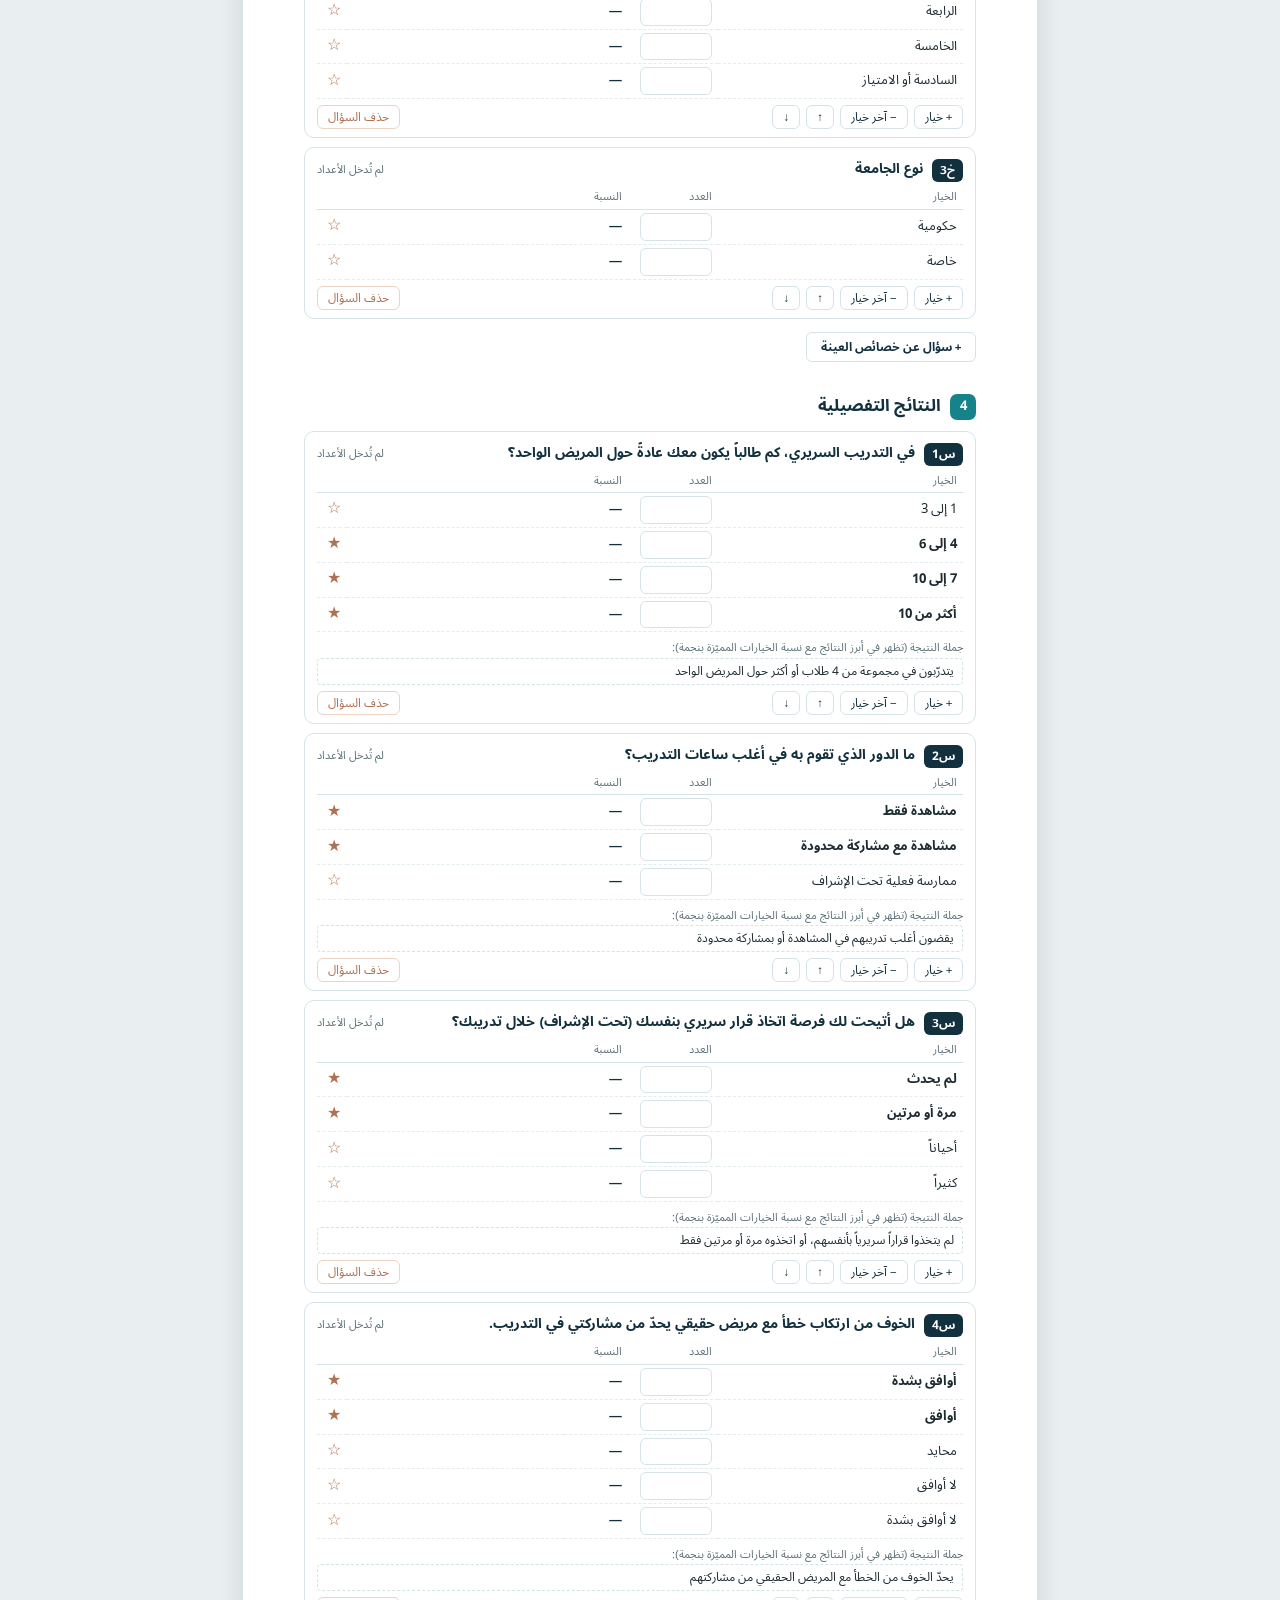
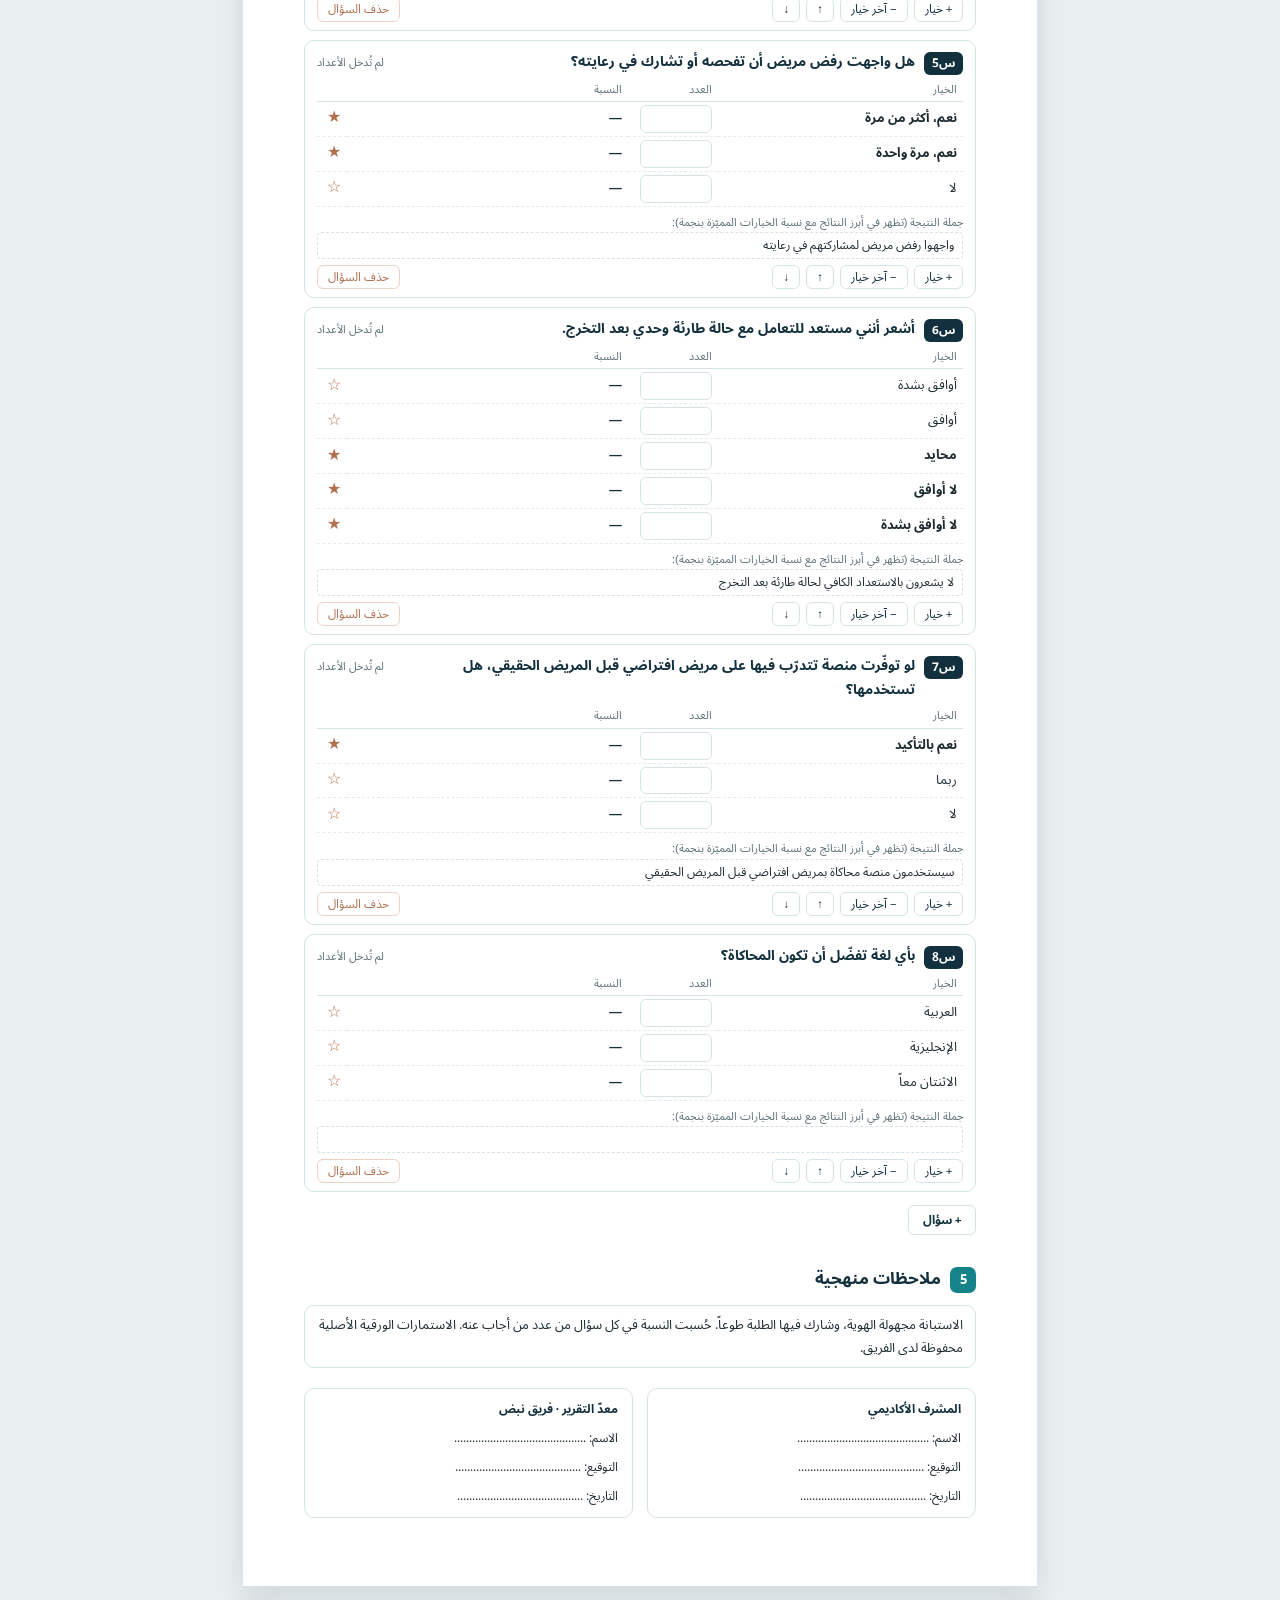
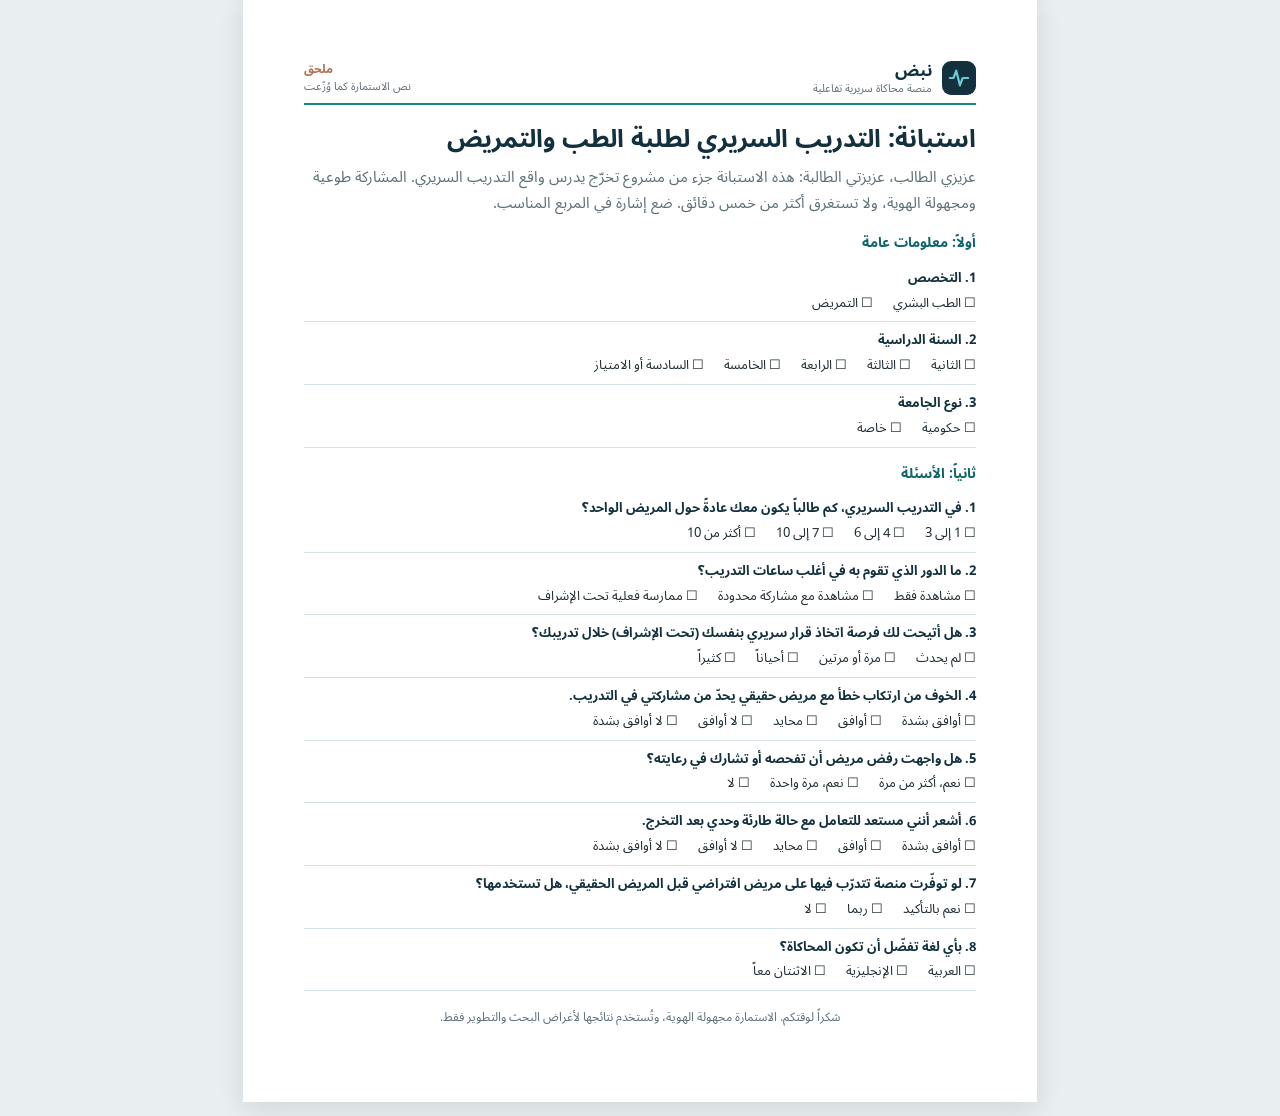
<file: docs/pitch/papers/01-student-survey.html>
<!doctype html>
<html lang="ar" dir="rtl">
<head>
<meta charset="utf-8">
<meta name="viewport" content="width=device-width, initial-scale=1">
<title>استبانة طلبة الطب والتمريض · نبض</title>
<link rel="stylesheet" href="paper.css">
<link rel="stylesheet" href="survey.css">
</head>
<body>
<div class="tools">
  <button type="button" id="t-print">طباعة / حفظ PDF</button>
  <button type="button" class="ghost" id="t-export">حفظ البيانات في ملف</button>
  <button type="button" class="ghost" id="t-import">فتح ملف بيانات</button>
  <button type="button" class="warn" id="t-zero">تصفير الأعداد</button>
  <button type="button" class="ghost" id="t-reset">استرجاع النموذج الأصلي</button>
  <input type="file" id="t-file" accept="application/json" hidden>
  <b>تقرير استبانة الطلبة</b>
  <span class="hint">1) عدّلوا نص كل سؤال وخياراته ليطابق الاستمارة الورقية حرفياً (اضغطوا على النص). 2) اكتبوا عدد الإجابات لكل خيار من الاستمارات. 3) النسب والأعمدة وأبرز النتائج تُحسب وحدها. 4) اطبعوا أو احفظوا PDF. ما تكتبونه يُحفظ في هذا المتصفح، و«حفظ البيانات في ملف» ينقله لجهاز آخر.</span>
</div>
<main id="app"></main>
<script>
window.SURVEY = {
  id: 'students',
  docNo: 'الاستبانة الأولى',
  title: 'واقع التدريب السريري من وجهة نظر طلبة الطب والتمريض',
  lead: 'استبانة وُزّعت على طلبة الطب والتمريض في كليات طبية وتمريضية، بإشراف أكاديمي من كلية التمريض في جامعة الشرق الأوسط، لقياس فرص الممارسة الفعلية في التدريب السريري، والخوف من الخطأ، والاستعداد للحالات الطارئة.',
  meta: [
    { label: 'الجهة المشرفة', value: 'كلية التمريض · جامعة الشرق الأوسط' },
    { label: 'الفئة المستهدفة', value: 'طلبة الطب والتمريض في السنوات السريرية' },
    { label: 'الكليات التي وُزّعت فيها', value: '' },
    { label: 'فترة جمع البيانات', value: '' },
    { label: 'طريقة الجمع', value: 'استمارة ورقية مجهولة الهوية' },
    { label: 'عدد الاستمارات الموزّعة', value: '', type: 'number', k: 'dist' },
    { label: 'عدد الاستمارات الصالحة', value: '', type: 'number', k: 'valid' }
  ],
  profile: [
    { text: 'التخصص', options: ['الطب البشري', 'التمريض'] },
    { text: 'السنة الدراسية', options: ['الثانية', 'الثالثة', 'الرابعة', 'الخامسة', 'السادسة أو الامتياز'] },
    { text: 'نوع الجامعة', options: ['حكومية', 'خاصة'] }
  ],
  questions: [
    { text: 'في التدريب السريري، كم طالباً يكون معك عادةً حول المريض الواحد؟', options: ['1 إلى 3', '4 إلى 6', '7 إلى 10', 'أكثر من 10'], hl: [1, 2, 3], key: 'يتدرّبون في مجموعة من 4 طلاب أو أكثر حول المريض الواحد' },
    { text: 'ما الدور الذي تقوم به في أغلب ساعات التدريب؟', options: ['مشاهدة فقط', 'مشاهدة مع مشاركة محدودة', 'ممارسة فعلية تحت الإشراف'], hl: [0, 1], key: 'يقضون أغلب تدريبهم في المشاهدة أو بمشاركة محدودة' },
    { text: 'هل أتيحت لك فرصة اتخاذ قرار سريري بنفسك (تحت الإشراف) خلال تدريبك؟', options: ['لم يحدث', 'مرة أو مرتين', 'أحياناً', 'كثيراً'], hl: [0, 1], key: 'لم يتخذوا قراراً سريرياً بأنفسهم، أو اتخذوه مرة أو مرتين فقط' },
    { text: 'الخوف من ارتكاب خطأ مع مريض حقيقي يحدّ من مشاركتي في التدريب.', options: ['أوافق بشدة', 'أوافق', 'محايد', 'لا أوافق', 'لا أوافق بشدة'], hl: [0, 1], key: 'يحدّ الخوف من الخطأ مع المريض الحقيقي من مشاركتهم' },
    { text: 'هل واجهت رفض مريض أن تفحصه أو تشارك في رعايته؟', options: ['نعم، أكثر من مرة', 'نعم، مرة واحدة', 'لا'], hl: [0, 1], key: 'واجهوا رفض مريض لمشاركتهم في رعايته' },
    { text: 'أشعر أنني مستعد للتعامل مع حالة طارئة وحدي بعد التخرج.', options: ['أوافق بشدة', 'أوافق', 'محايد', 'لا أوافق', 'لا أوافق بشدة'], hl: [2, 3, 4], key: 'لا يشعرون بالاستعداد الكافي لحالة طارئة بعد التخرج' },
    { text: 'لو توفّرت منصة تتدرّب فيها على مريض افتراضي قبل المريض الحقيقي، هل تستخدمها؟', options: ['نعم بالتأكيد', 'ربما', 'لا'], hl: [0], key: 'سيستخدمون منصة محاكاة بمريض افتراضي قبل المريض الحقيقي' },
    { text: 'بأي لغة تفضّل أن تكون المحاكاة؟', options: ['العربية', 'الإنجليزية', 'الاثنتان معاً'], hl: [], key: '' }
  ],
  notes: 'الاستبانة مجهولة الهوية، وشارك فيها الطلبة طوعاً. حُسبت النسبة في كل سؤال من عدد من أجاب عنه. الاستمارات الورقية الأصلية محفوظة لدى الفريق.',
  signers: ['المشرف الأكاديمي', 'معدّ التقرير · فريق نبض'],
  formTitle: 'استبانة: التدريب السريري لطلبة الطب والتمريض',
  formIntro: 'عزيزي الطالب، عزيزتي الطالبة: هذه الاستبانة جزء من مشروع تخرّج يدرس واقع التدريب السريري. المشاركة طوعية ومجهولة الهوية، ولا تستغرق أكثر من خمس دقائق. ضع إشارة في المربع المناسب.'
};
</script>
<script src="survey.js"></script>
</body>
</html>
</file>
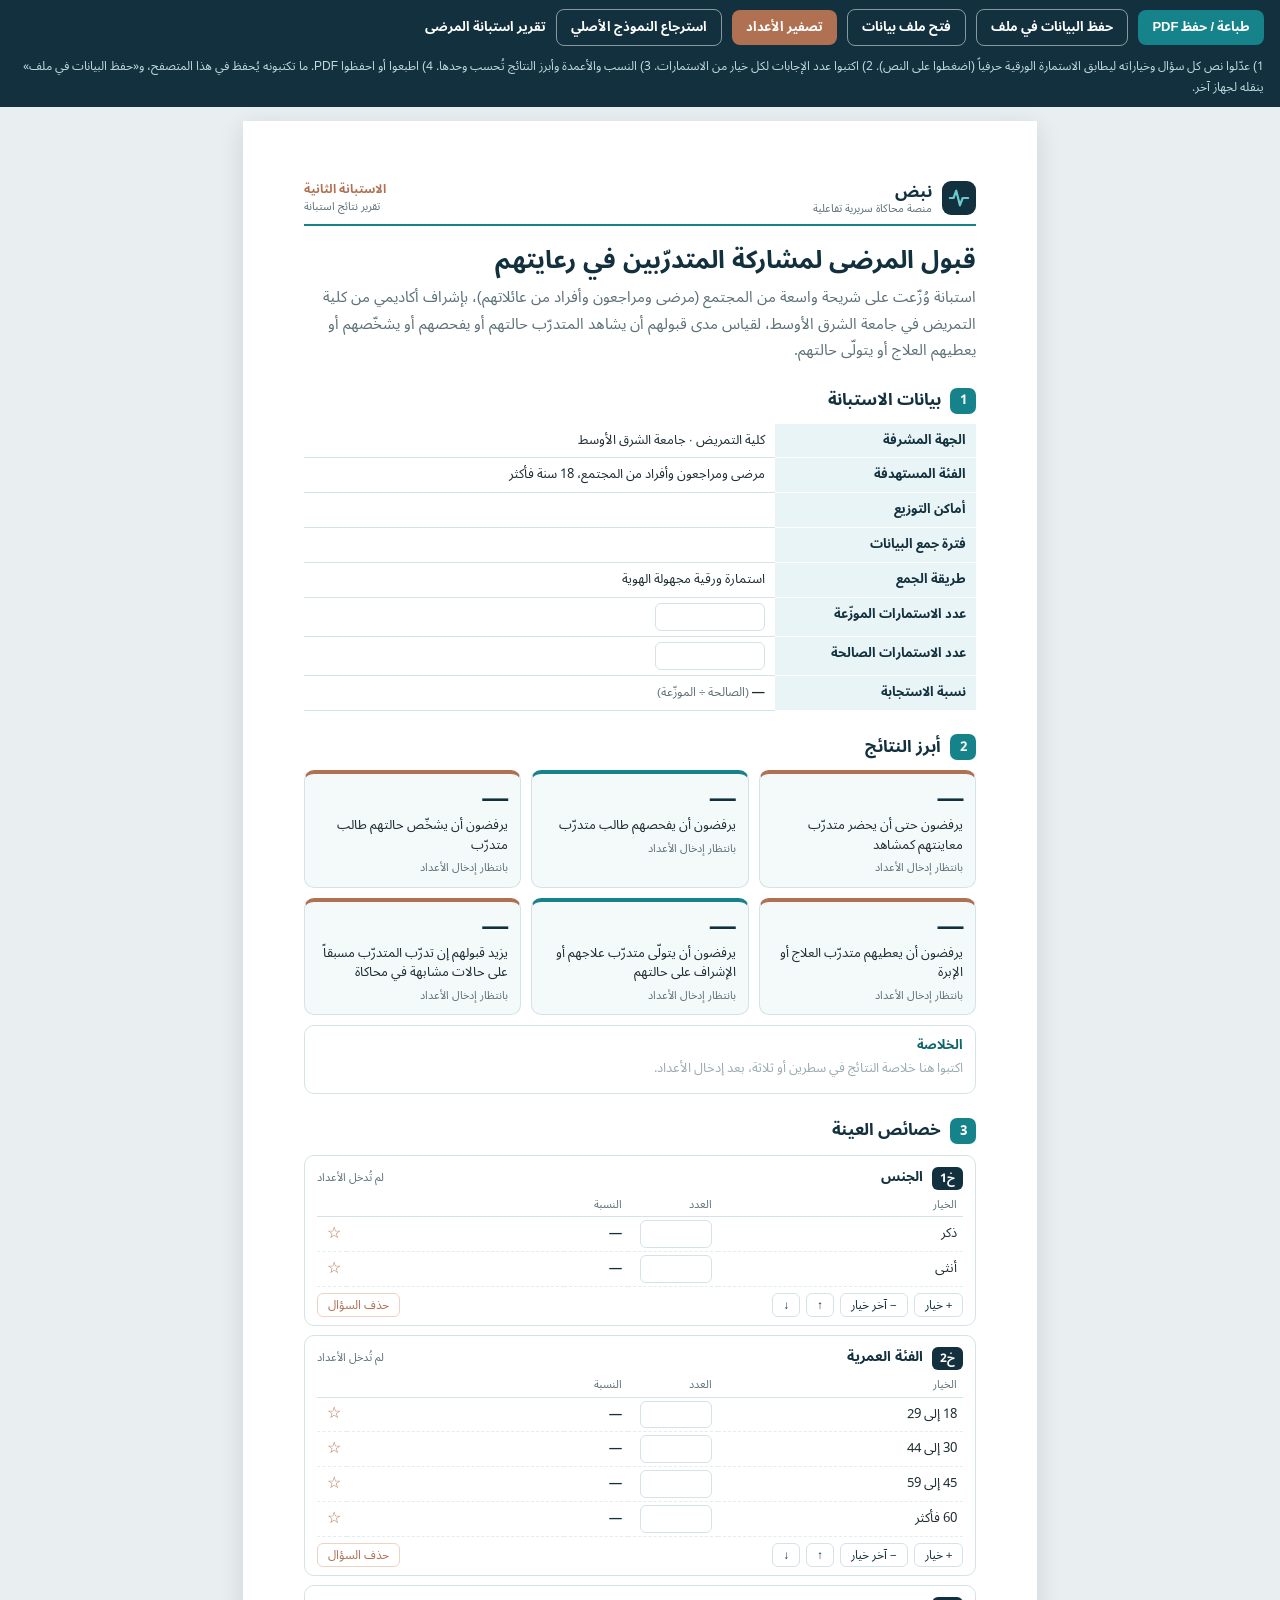
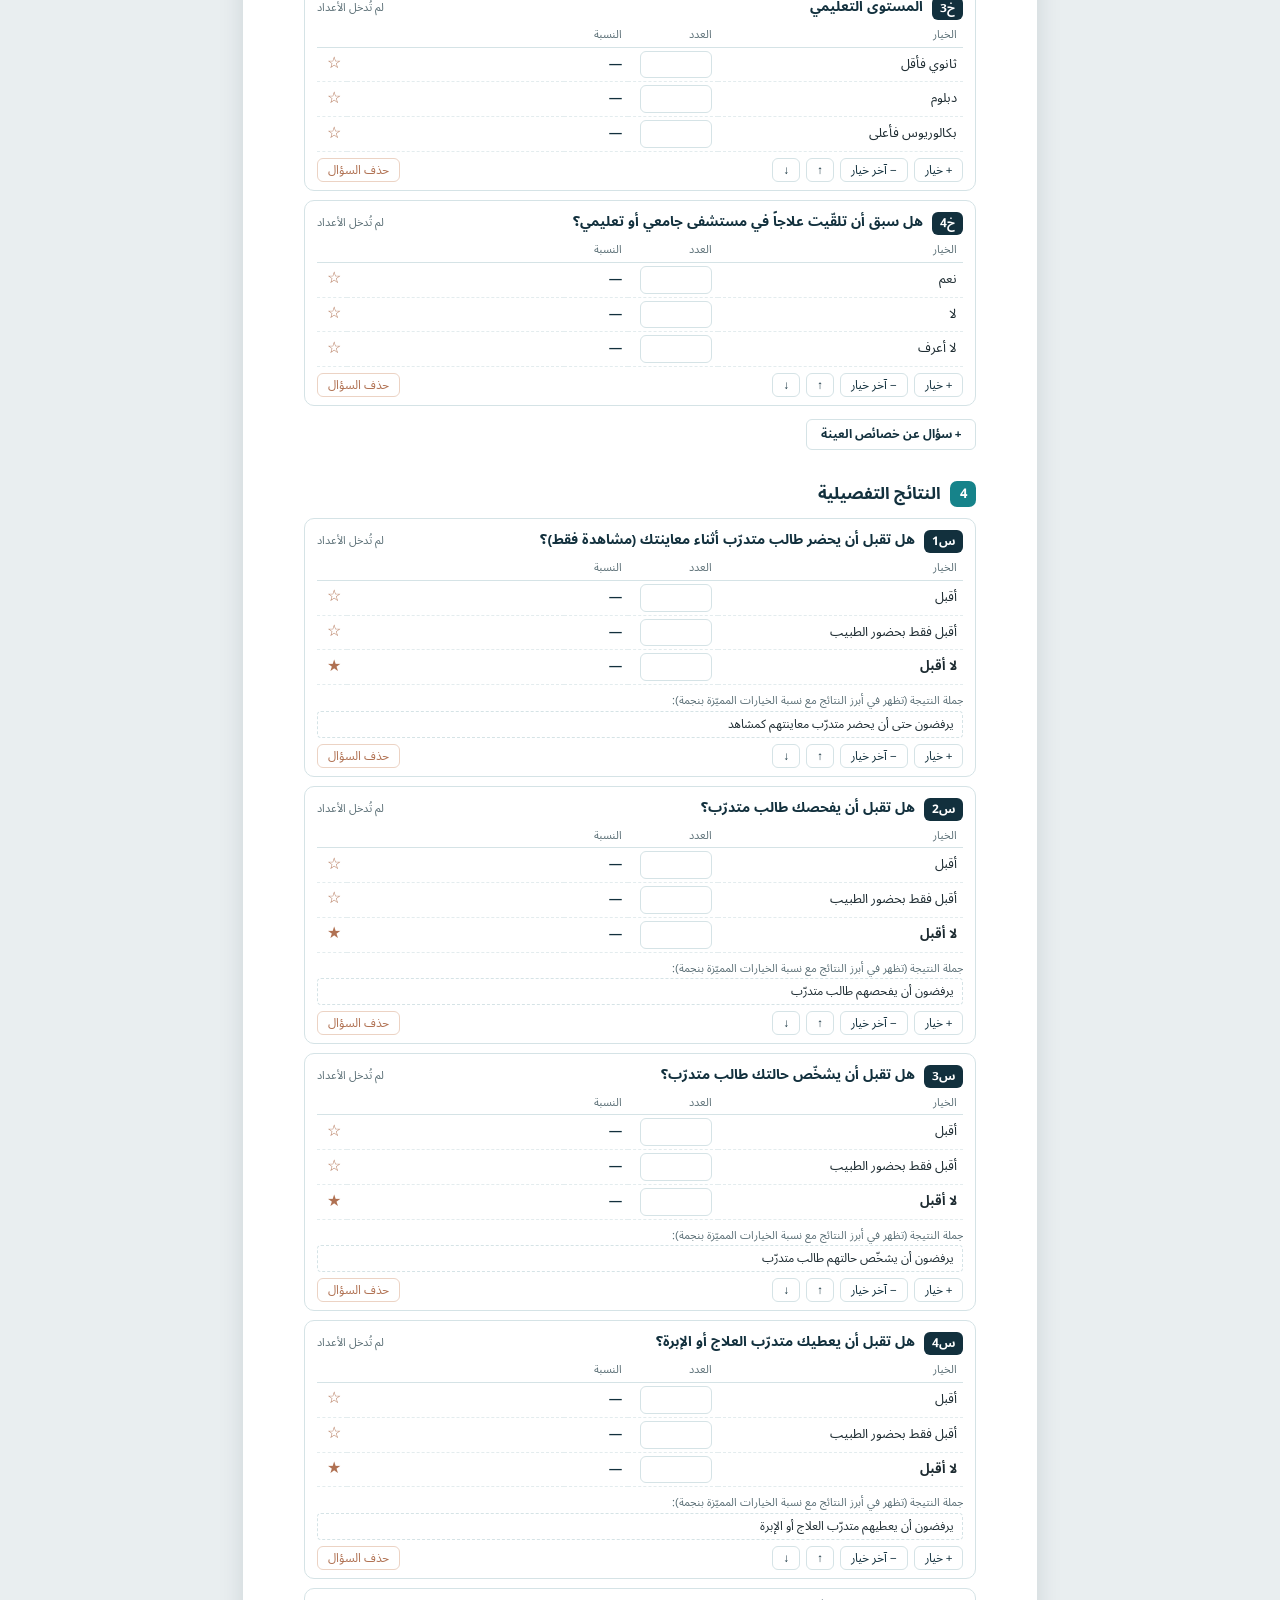
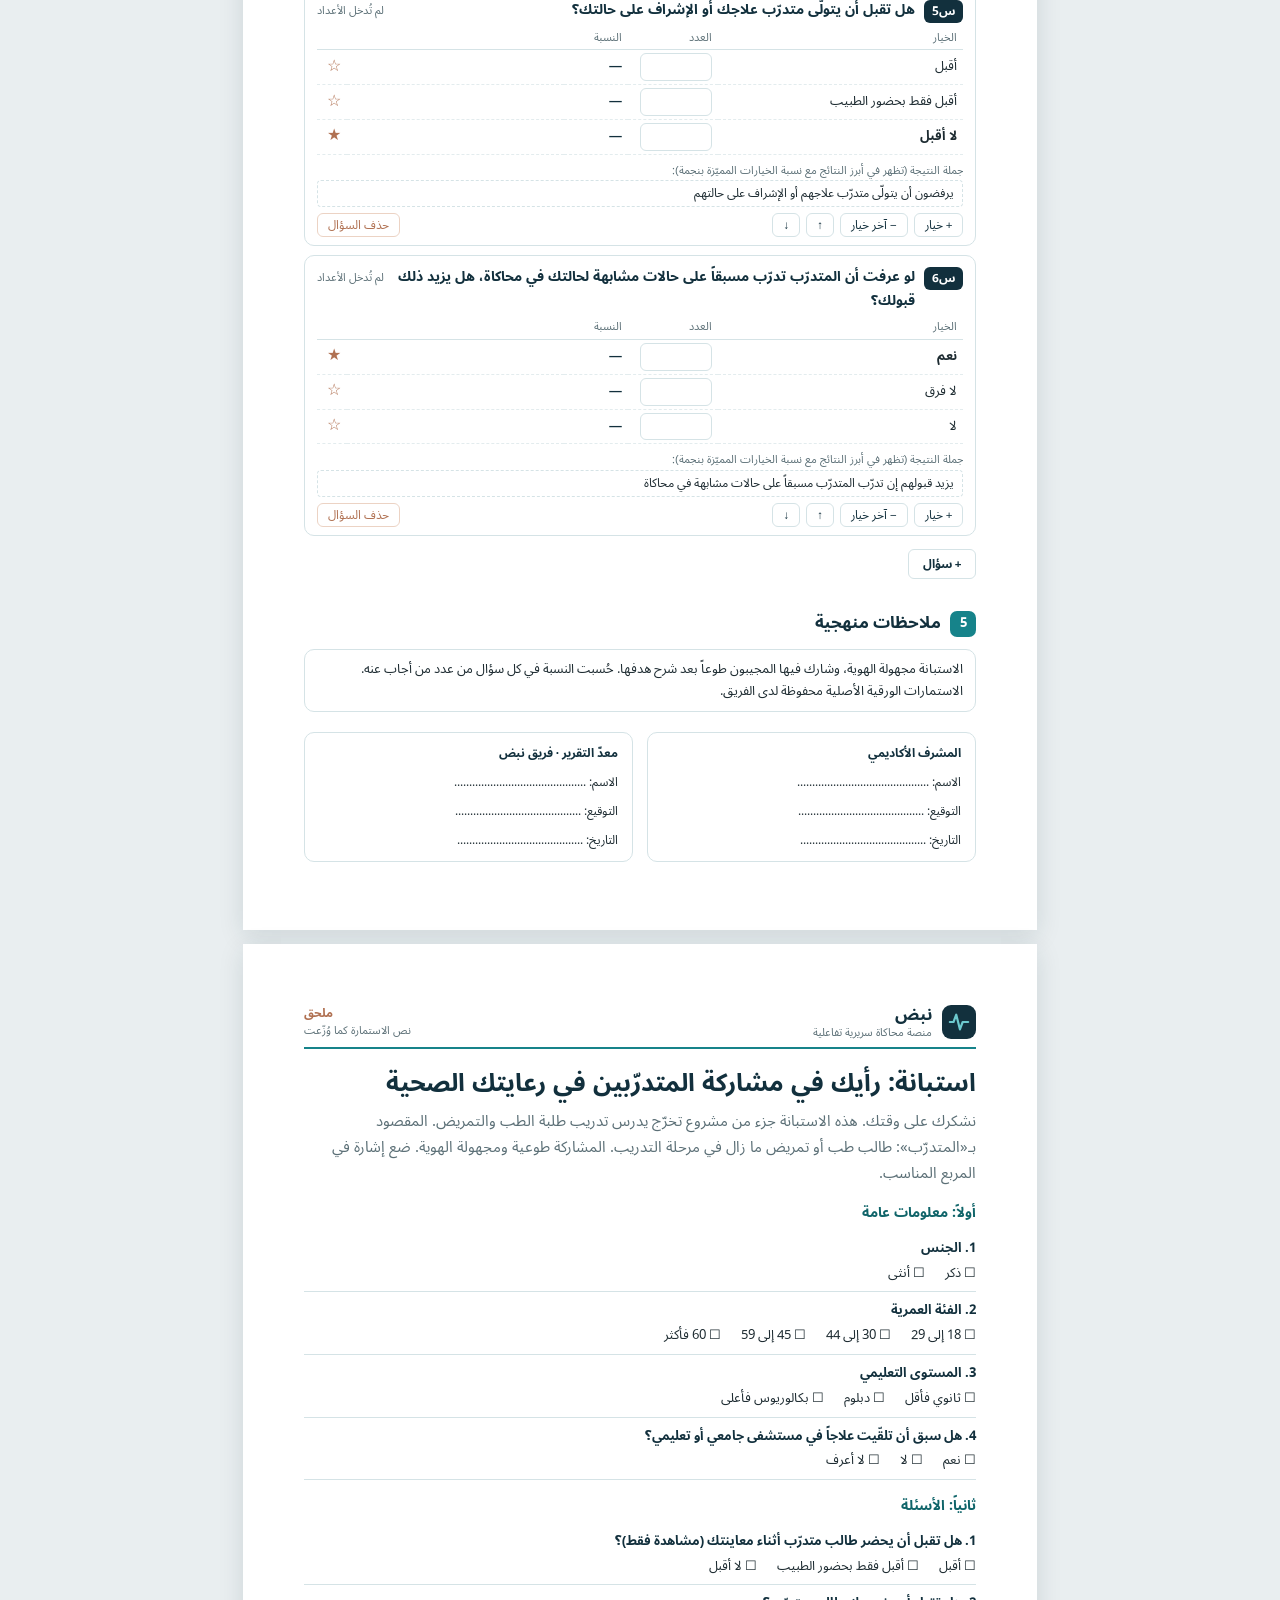
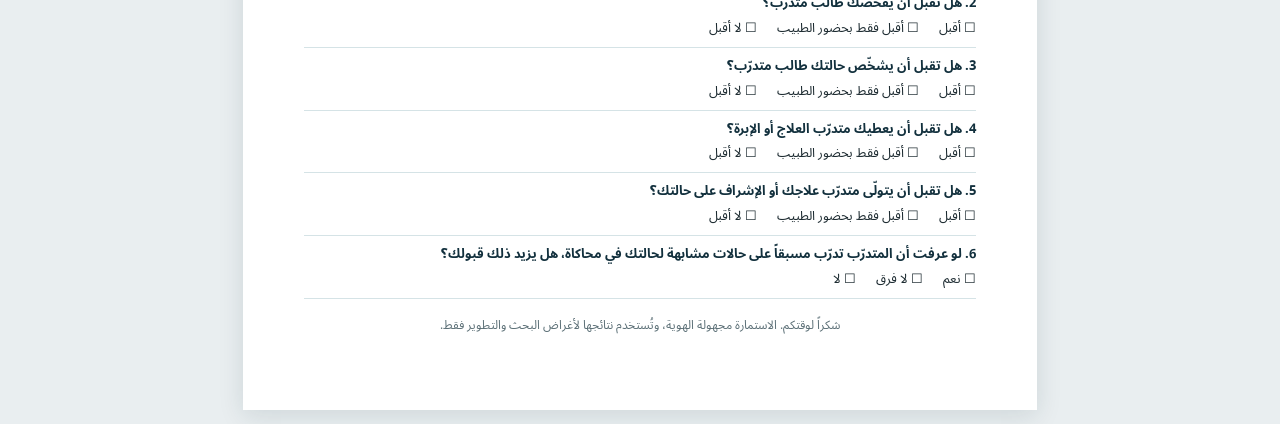
<file: docs/pitch/papers/02-patient-survey.html>
<!doctype html>
<html lang="ar" dir="rtl">
<head>
<meta charset="utf-8">
<meta name="viewport" content="width=device-width, initial-scale=1">
<title>استبانة المرضى والمجتمع · نبض</title>
<link rel="stylesheet" href="paper.css">
<link rel="stylesheet" href="survey.css">
</head>
<body>
<div class="tools">
  <button type="button" id="t-print">طباعة / حفظ PDF</button>
  <button type="button" class="ghost" id="t-export">حفظ البيانات في ملف</button>
  <button type="button" class="ghost" id="t-import">فتح ملف بيانات</button>
  <button type="button" class="warn" id="t-zero">تصفير الأعداد</button>
  <button type="button" class="ghost" id="t-reset">استرجاع النموذج الأصلي</button>
  <input type="file" id="t-file" accept="application/json" hidden>
  <b>تقرير استبانة المرضى</b>
  <span class="hint">1) عدّلوا نص كل سؤال وخياراته ليطابق الاستمارة الورقية حرفياً (اضغطوا على النص). 2) اكتبوا عدد الإجابات لكل خيار من الاستمارات. 3) النسب والأعمدة وأبرز النتائج تُحسب وحدها. 4) اطبعوا أو احفظوا PDF. ما تكتبونه يُحفظ في هذا المتصفح، و«حفظ البيانات في ملف» ينقله لجهاز آخر.</span>
</div>
<main id="app"></main>
<script>
window.SURVEY = {
  id: 'patients',
  docNo: 'الاستبانة الثانية',
  title: 'قبول المرضى لمشاركة المتدرّبين في رعايتهم',
  lead: 'استبانة وُزّعت على شريحة واسعة من المجتمع (مرضى ومراجعون وأفراد من عائلاتهم)، بإشراف أكاديمي من كلية التمريض في جامعة الشرق الأوسط، لقياس مدى قبولهم أن يشاهد المتدرّب حالتهم أو يفحصهم أو يشخّصهم أو يعطيهم العلاج أو يتولّى حالتهم.',
  meta: [
    { label: 'الجهة المشرفة', value: 'كلية التمريض · جامعة الشرق الأوسط' },
    { label: 'الفئة المستهدفة', value: 'مرضى ومراجعون وأفراد من المجتمع، 18 سنة فأكثر' },
    { label: 'أماكن التوزيع', value: '' },
    { label: 'فترة جمع البيانات', value: '' },
    { label: 'طريقة الجمع', value: 'استمارة ورقية مجهولة الهوية' },
    { label: 'عدد الاستمارات الموزّعة', value: '', type: 'number', k: 'dist' },
    { label: 'عدد الاستمارات الصالحة', value: '', type: 'number', k: 'valid' }
  ],
  profile: [
    { text: 'الجنس', options: ['ذكر', 'أنثى'] },
    { text: 'الفئة العمرية', options: ['18 إلى 29', '30 إلى 44', '45 إلى 59', '60 فأكثر'] },
    { text: 'المستوى التعليمي', options: ['ثانوي فأقل', 'دبلوم', 'بكالوريوس فأعلى'] },
    { text: 'هل سبق أن تلقّيت علاجاً في مستشفى جامعي أو تعليمي؟', options: ['نعم', 'لا', 'لا أعرف'] }
  ],
  questions: [
    { text: 'هل تقبل أن يحضر طالب متدرّب أثناء معاينتك (مشاهدة فقط)؟', options: ['أقبل', 'أقبل فقط بحضور الطبيب', 'لا أقبل'], hl: [2], key: 'يرفضون حتى أن يحضر متدرّب معاينتهم كمشاهد' },
    { text: 'هل تقبل أن يفحصك طالب متدرّب؟', options: ['أقبل', 'أقبل فقط بحضور الطبيب', 'لا أقبل'], hl: [2], key: 'يرفضون أن يفحصهم طالب متدرّب' },
    { text: 'هل تقبل أن يشخّص حالتك طالب متدرّب؟', options: ['أقبل', 'أقبل فقط بحضور الطبيب', 'لا أقبل'], hl: [2], key: 'يرفضون أن يشخّص حالتهم طالب متدرّب' },
    { text: 'هل تقبل أن يعطيك متدرّب العلاج أو الإبرة؟', options: ['أقبل', 'أقبل فقط بحضور الطبيب', 'لا أقبل'], hl: [2], key: 'يرفضون أن يعطيهم متدرّب العلاج أو الإبرة' },
    { text: 'هل تقبل أن يتولّى متدرّب علاجك أو الإشراف على حالتك؟', options: ['أقبل', 'أقبل فقط بحضور الطبيب', 'لا أقبل'], hl: [2], key: 'يرفضون أن يتولّى متدرّب علاجهم أو الإشراف على حالتهم' },
    { text: 'لو عرفت أن المتدرّب تدرّب مسبقاً على حالات مشابهة لحالتك في محاكاة، هل يزيد ذلك قبولك؟', options: ['نعم', 'لا فرق', 'لا'], hl: [0], key: 'يزيد قبولهم إن تدرّب المتدرّب مسبقاً على حالات مشابهة في محاكاة' }
  ],
  notes: 'الاستبانة مجهولة الهوية، وشارك فيها المجيبون طوعاً بعد شرح هدفها. حُسبت النسبة في كل سؤال من عدد من أجاب عنه. الاستمارات الورقية الأصلية محفوظة لدى الفريق.',
  signers: ['المشرف الأكاديمي', 'معدّ التقرير · فريق نبض'],
  formTitle: 'استبانة: رأيك في مشاركة المتدرّبين في رعايتك الصحية',
  formIntro: 'نشكرك على وقتك. هذه الاستبانة جزء من مشروع تخرّج يدرس تدريب طلبة الطب والتمريض. المقصود بـ«المتدرّب»: طالب طب أو تمريض ما زال في مرحلة التدريب. المشاركة طوعية ومجهولة الهوية. ضع إشارة في المربع المناسب.'
};
</script>
<script src="survey.js"></script>
</body>
</html>
</file>
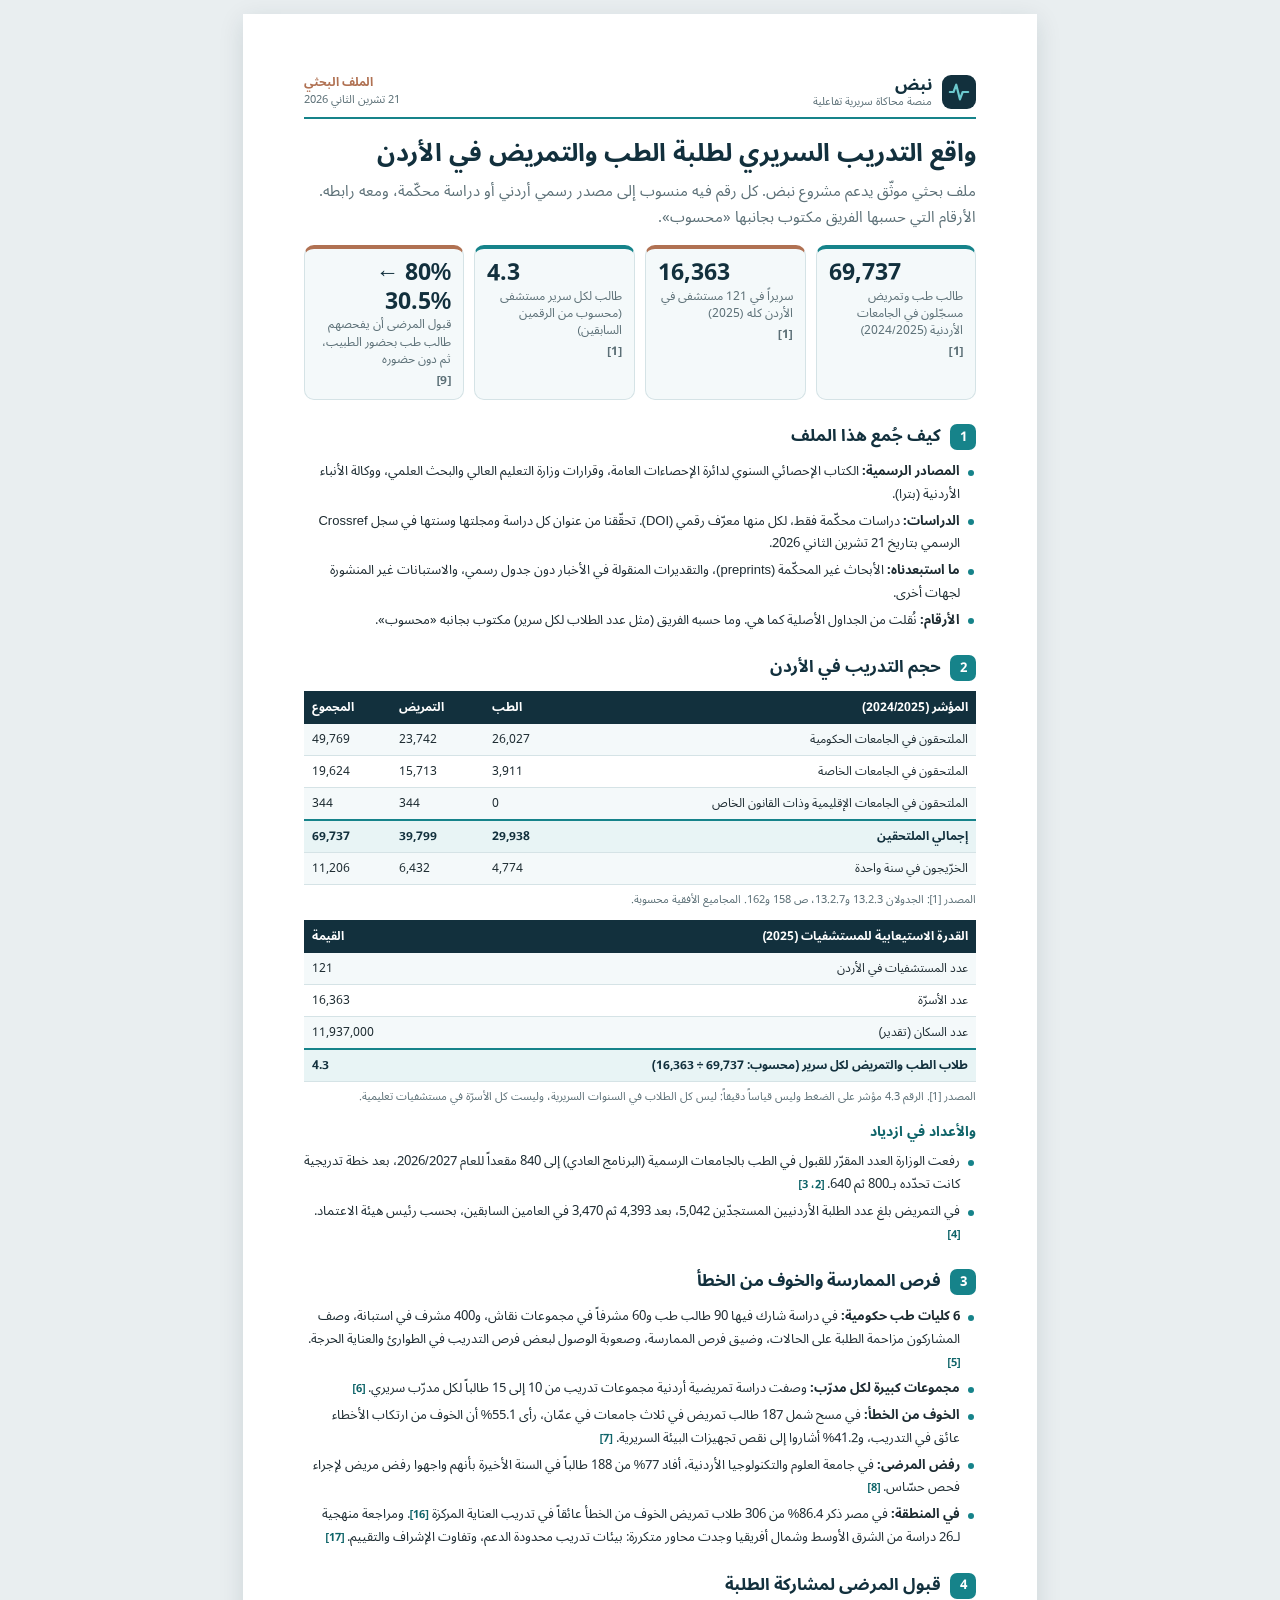
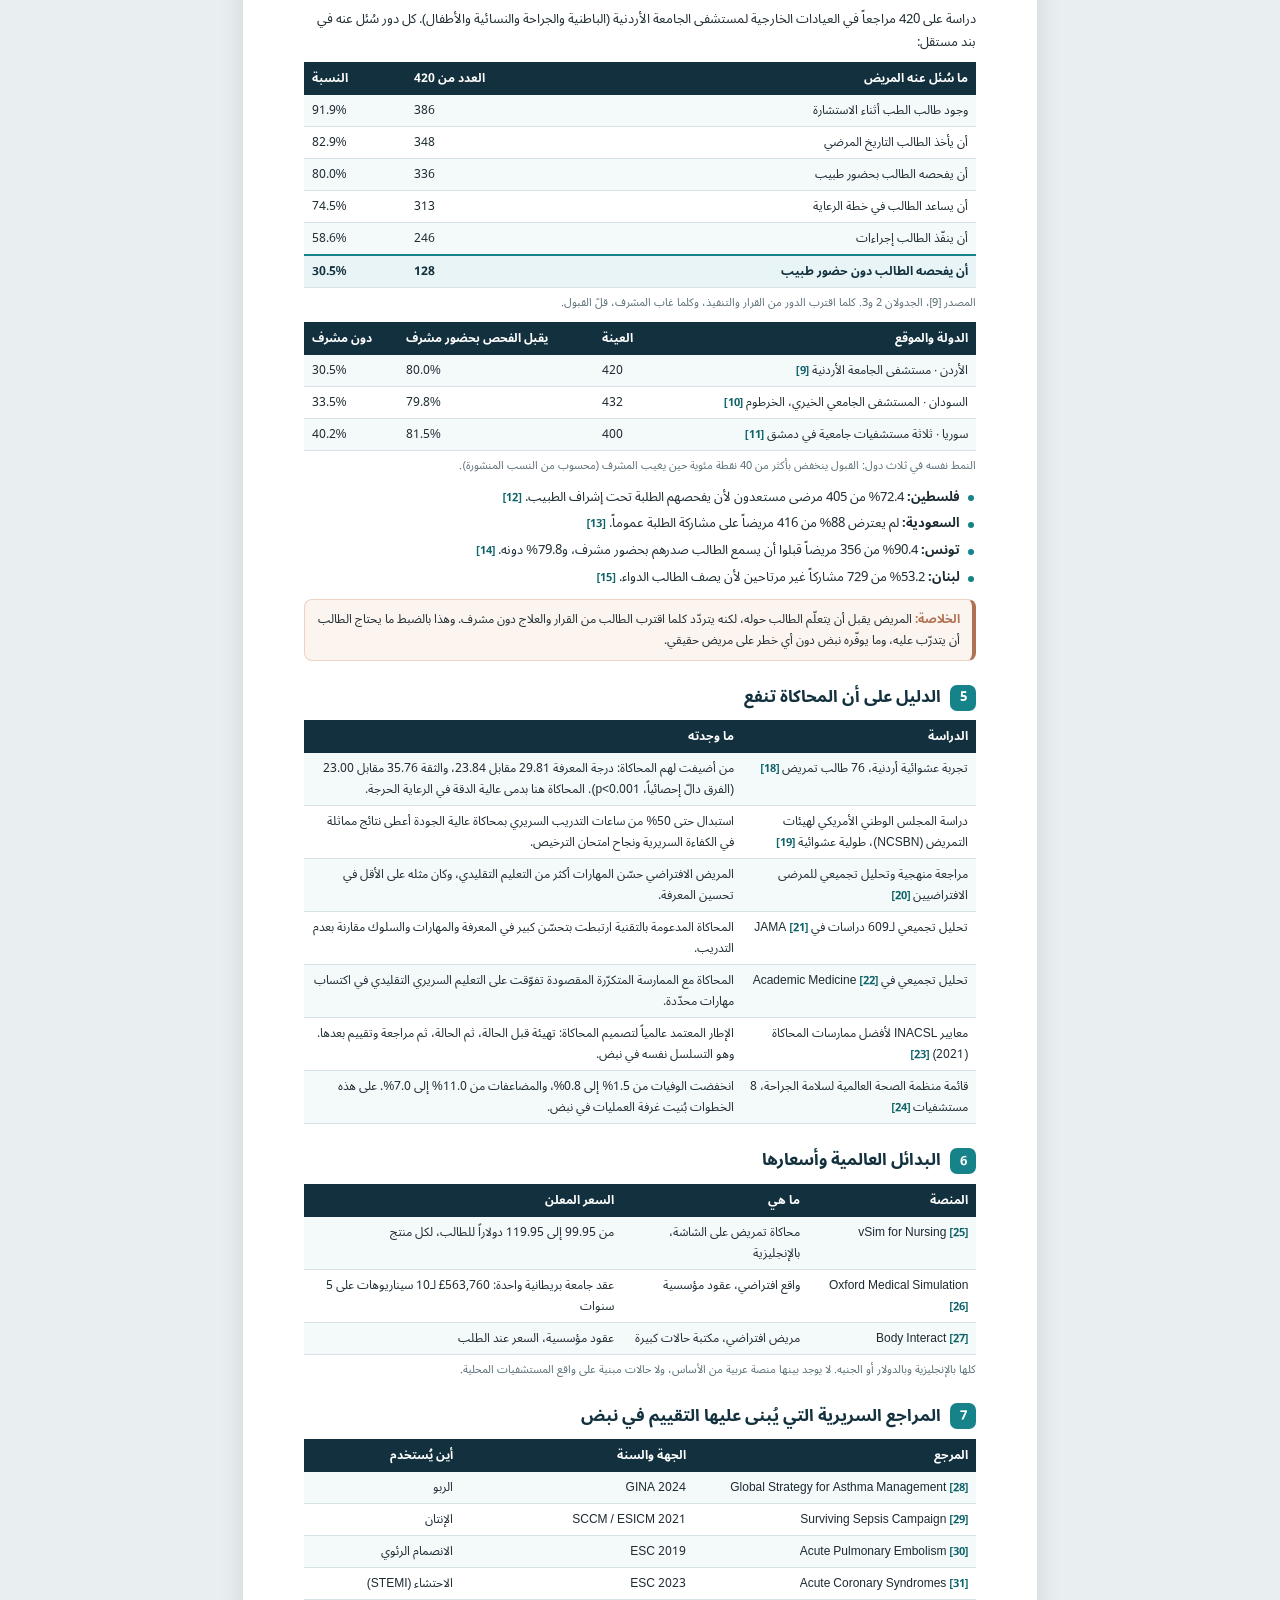
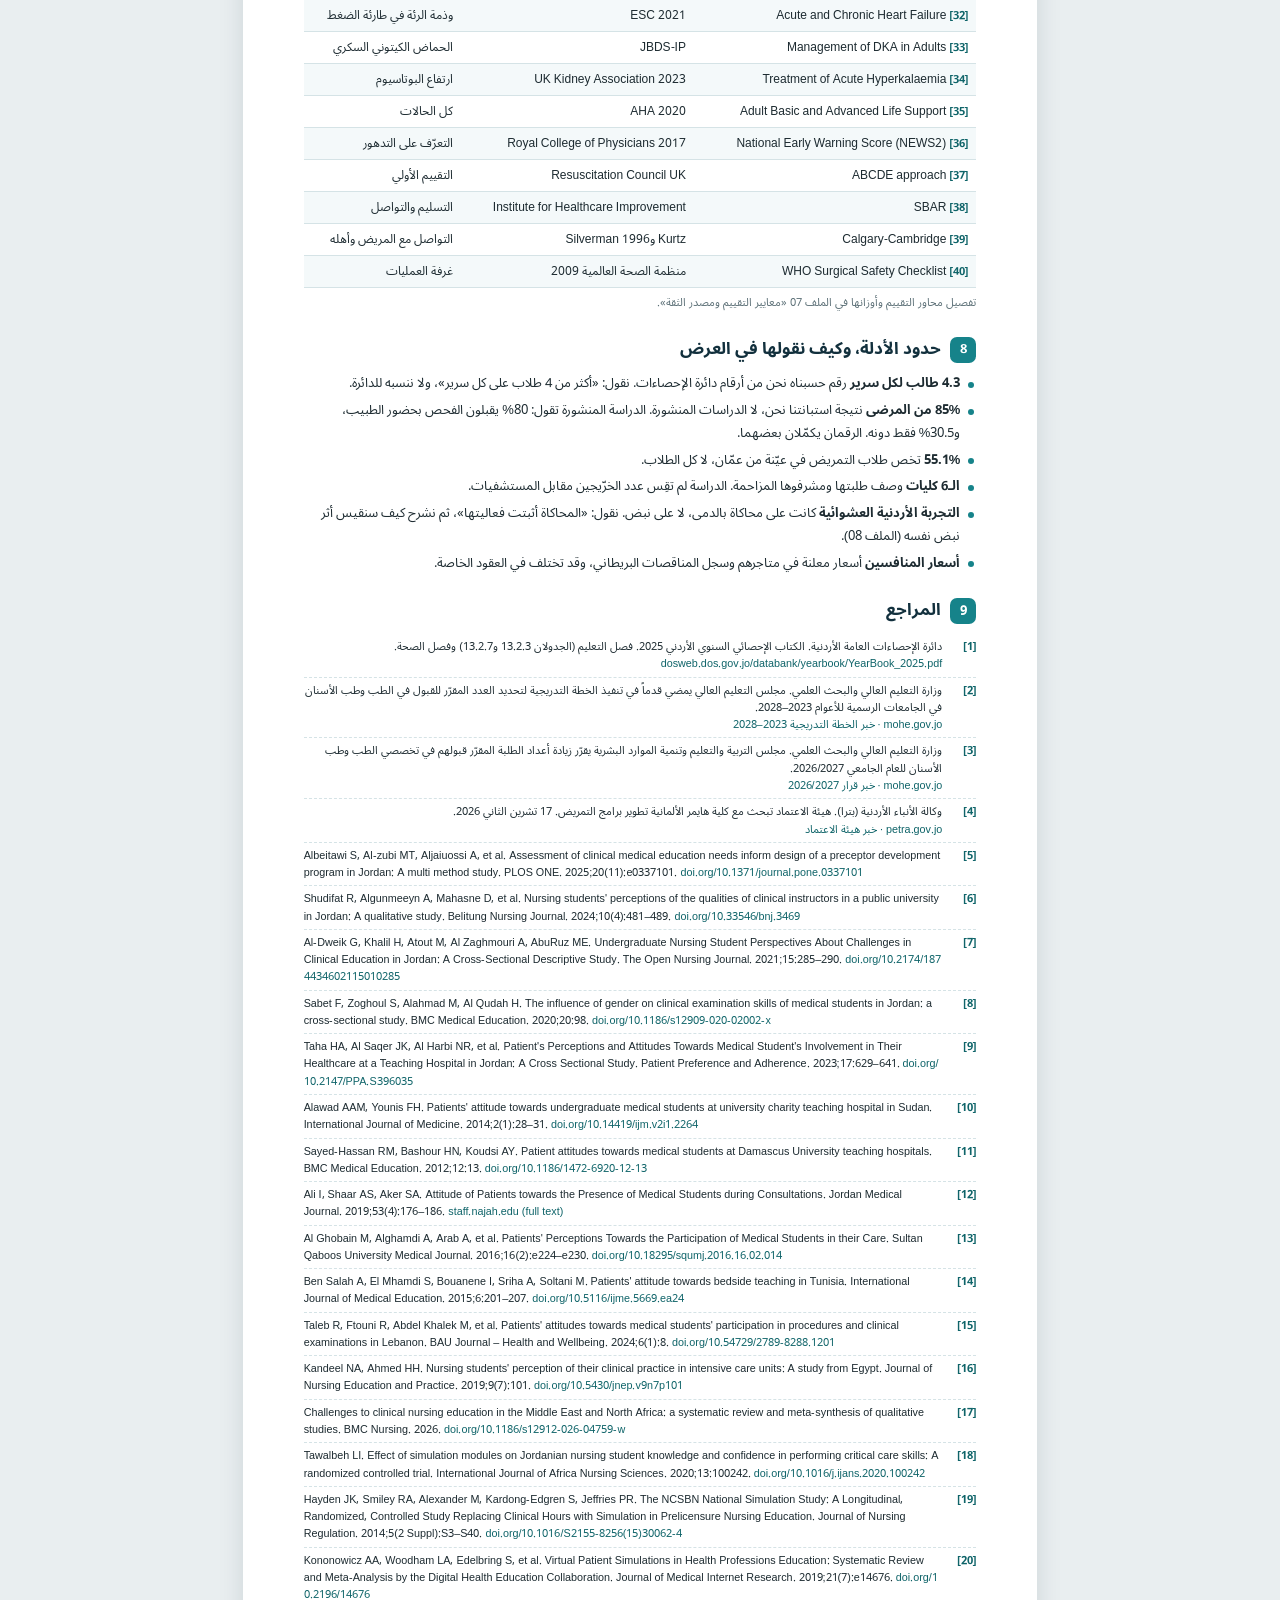
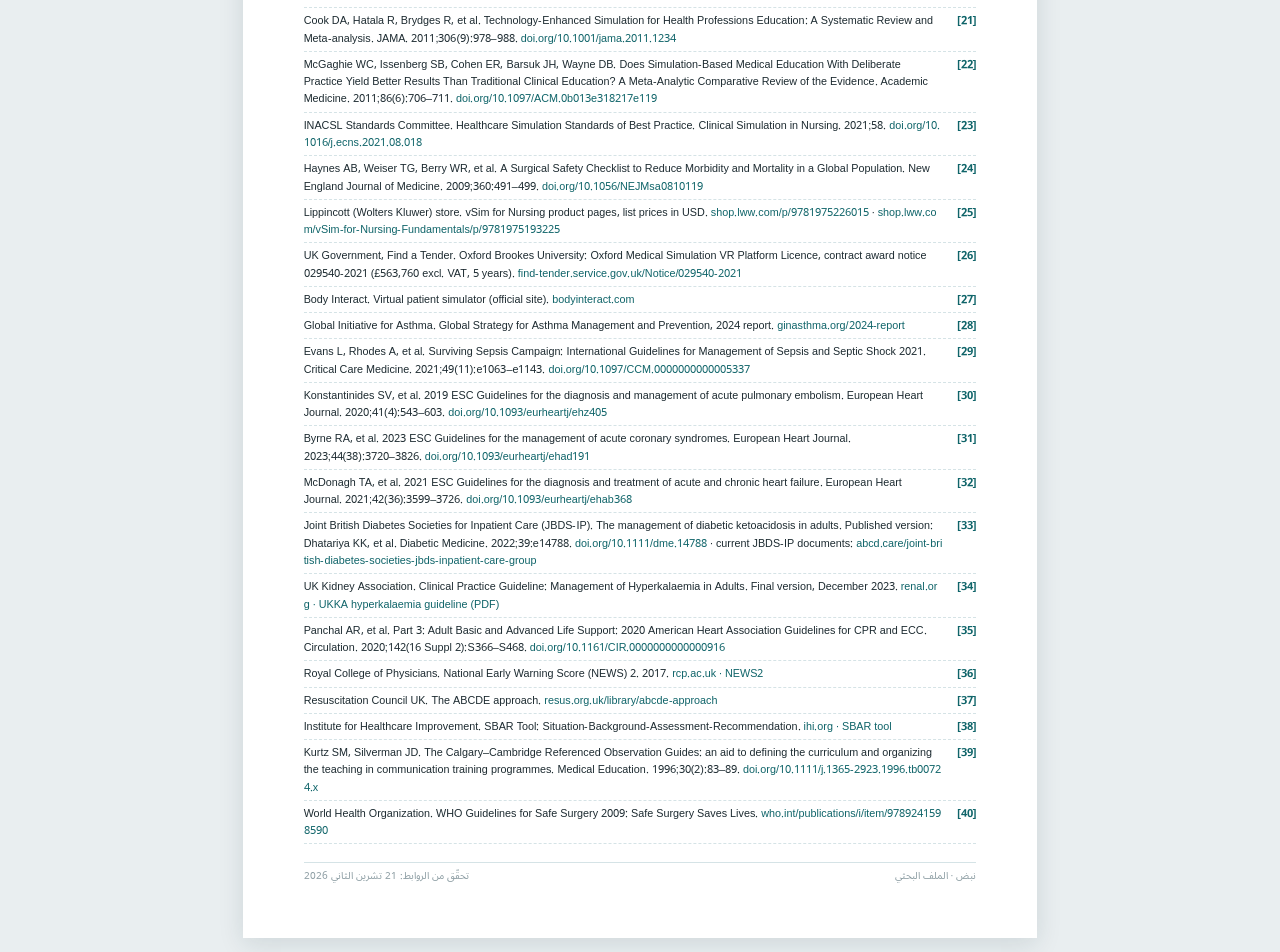
<file: docs/pitch/papers/03-research.html>
<!doctype html>
<html lang="ar" dir="rtl">
<head>
<meta charset="utf-8">
<meta name="viewport" content="width=device-width, initial-scale=1">
<title>الملف البحثي · نبض</title>
<link rel="stylesheet" href="paper.css">
<link rel="stylesheet" href="flow.css">
</head>
<body>
<section class="sheet flow">
  <div class="band"><div class="brand"><div class="mark"><svg viewBox="0 0 24 24" fill="none" stroke="#6cc9ce" stroke-width="2.4" stroke-linecap="round" stroke-linejoin="round"><path d="M2 12h4l3-8 4 16 3-8h6"/></svg></div><div class="name">نبض<small>منصة محاكاة سريرية تفاعلية</small></div></div>
    <div class="doc"><b>الملف البحثي</b>21 تشرين الثاني 2026</div></div>

  <h1>واقع التدريب السريري لطلبة الطب والتمريض في الأردن</h1>
  <p class="lead">ملف بحثي موثّق يدعم مشروع نبض. كل رقم فيه منسوب إلى مصدر رسمي أردني أو دراسة محكّمة، ومعه رابطه. الأرقام التي حسبها الفريق مكتوب بجانبها «محسوب».</p>

  <div class="kpis">
    <div class="kpi"><b class="en">69,737</b><span>طالب طب وتمريض مسجّلون في الجامعات الأردنية (2024/2025)</span><span class="cite">[1]</span></div>
    <div class="kpi"><b class="en">16,363</b><span>سريراً في 121 مستشفى في الأردن كله (2025)</span><span class="cite">[1]</span></div>
    <div class="kpi"><b class="en">4.3</b><span>طالب لكل سرير مستشفى (محسوب من الرقمين السابقين)</span><span class="cite">[1]</span></div>
    <div class="kpi"><b><span class="en">80%</span> ← <span class="en">30.5%</span></b><span>قبول المرضى أن يفحصهم طالب طب بحضور الطبيب، ثم دون حضوره</span><span class="cite">[9]</span></div>
  </div>

  <h2><span class="num">1</span>كيف جُمع هذا الملف</h2>
  <ul class="dots">
    <li><b>المصادر الرسمية:</b> الكتاب الإحصائي السنوي لدائرة الإحصاءات العامة، وقرارات وزارة التعليم العالي والبحث العلمي، ووكالة الأنباء الأردنية (بترا).</li>
    <li><b>الدراسات:</b> دراسات محكّمة فقط، لكل منها معرّف رقمي (DOI). تحقّقنا من عنوان كل دراسة ومجلتها وسنتها في سجل Crossref الرسمي بتاريخ 21 تشرين الثاني 2026.</li>
    <li><b>ما استبعدناه:</b> الأبحاث غير المحكّمة (preprints)، والتقديرات المنقولة في الأخبار دون جدول رسمي، والاستبانات غير المنشورة لجهات أخرى.</li>
    <li><b>الأرقام:</b> نُقلت من الجداول الأصلية كما هي. وما حسبه الفريق (مثل عدد الطلاب لكل سرير) مكتوب بجانبه «محسوب».</li>
  </ul>

  <h2><span class="num">2</span>حجم التدريب في الأردن</h2>
  <table class="t">
    <tr><th>المؤشر (2024/2025)</th><th class="n">الطب</th><th class="n">التمريض</th><th class="n">المجموع</th></tr>
    <tr><td>الملتحقون في الجامعات الحكومية</td><td class="n">26,027</td><td class="n">23,742</td><td class="n">49,769</td></tr>
    <tr><td>الملتحقون في الجامعات الخاصة</td><td class="n">3,911</td><td class="n">15,713</td><td class="n">19,624</td></tr>
    <tr><td>الملتحقون في الجامعات الإقليمية وذات القانون الخاص</td><td class="n">0</td><td class="n">344</td><td class="n">344</td></tr>
    <tr class="total"><td>إجمالي الملتحقين</td><td class="n">29,938</td><td class="n">39,799</td><td class="n">69,737</td></tr>
    <tr><td>الخرّيجون في سنة واحدة</td><td class="n">4,774</td><td class="n">6,432</td><td class="n">11,206</td></tr>
  </table>
  <p class="tcap">المصدر [1]: الجدولان 13.2.3 و13.2.7، ص 158 و162. المجاميع الأفقية محسوبة.</p>

  <table class="t">
    <tr><th>القدرة الاستيعابية للمستشفيات (2025)</th><th class="n">القيمة</th></tr>
    <tr><td>عدد المستشفيات في الأردن</td><td class="n">121</td></tr>
    <tr><td>عدد الأسرّة</td><td class="n">16,363</td></tr>
    <tr><td>عدد السكان (تقدير)</td><td class="n">11,937,000</td></tr>
    <tr class="total"><td>طلاب الطب والتمريض لكل سرير (محسوب: 69,737 ÷ 16,363)</td><td class="n">4.3</td></tr>
  </table>
  <p class="tcap">المصدر [1]. الرقم 4.3 مؤشر على الضغط وليس قياساً دقيقاً: ليس كل الطلاب في السنوات السريرية، وليست كل الأسرّة في مستشفيات تعليمية.</p>

  <h3>والأعداد في ازدياد</h3>
  <ul class="dots">
    <li>رفعت الوزارة العدد المقرّر للقبول في الطب بالجامعات الرسمية (البرنامج العادي) إلى 840 مقعداً للعام 2026/2027، بعد خطة تدريجية كانت تحدّده بـ800 ثم 640. <span class="cite">[2، 3]</span></li>
    <li>في التمريض بلغ عدد الطلبة الأردنيين المستجدّين 5,042، بعد 4,393 ثم 3,470 في العامين السابقين، بحسب رئيس هيئة الاعتماد. <span class="cite">[4]</span></li>
  </ul>

  <h2><span class="num">3</span>فرص الممارسة والخوف من الخطأ</h2>
  <ul class="dots">
    <li><b>6 كليات طب حكومية:</b> في دراسة شارك فيها 90 طالب طب و60 مشرفاً في مجموعات نقاش، و400 مشرف في استبانة، وصف المشاركون مزاحمة الطلبة على الحالات، وضيق فرص الممارسة، وصعوبة الوصول لبعض فرص التدريب في الطوارئ والعناية الحرجة. <span class="cite">[5]</span></li>
    <li><b>مجموعات كبيرة لكل مدرّب:</b> وصفت دراسة تمريضية أردنية مجموعات تدريب من 10 إلى 15 طالباً لكل مدرّب سريري. <span class="cite">[6]</span></li>
    <li><b>الخوف من الخطأ:</b> في مسح شمل 187 طالب تمريض في ثلاث جامعات في عمّان، رأى 55.1% أن الخوف من ارتكاب الأخطاء عائق في التدريب، و41.2% أشاروا إلى نقص تجهيزات البيئة السريرية. <span class="cite">[7]</span></li>
    <li><b>رفض المرضى:</b> في جامعة العلوم والتكنولوجيا الأردنية، أفاد 77% من 188 طالباً في السنة الأخيرة بأنهم واجهوا رفض مريض لإجراء فحص حسّاس. <span class="cite">[8]</span></li>
    <li><b>في المنطقة:</b> في مصر ذكر 86.4% من 306 طلاب تمريض الخوف من الخطأ عائقاً في تدريب العناية المركزة <span class="cite">[16]</span>. ومراجعة منهجية لـ26 دراسة من الشرق الأوسط وشمال أفريقيا وجدت محاور متكررة: بيئات تدريب محدودة الدعم، وتفاوت الإشراف والتقييم. <span class="cite">[17]</span></li>
  </ul>

  <h2><span class="num">4</span>قبول المرضى لمشاركة الطلبة</h2>
  <p>دراسة على 420 مراجعاً في العيادات الخارجية لمستشفى الجامعة الأردنية (الباطنية والجراحة والنسائية والأطفال). كل دور سُئل عنه في بند مستقل:</p>
  <table class="t">
    <tr><th>ما سُئل عنه المريض</th><th class="n">العدد من 420</th><th class="n">النسبة</th></tr>
    <tr><td>وجود طالب الطب أثناء الاستشارة</td><td class="n">386</td><td class="n">91.9%</td></tr>
    <tr><td>أن يأخذ الطالب التاريخ المرضي</td><td class="n">348</td><td class="n">82.9%</td></tr>
    <tr><td>أن يفحصه الطالب بحضور طبيب</td><td class="n">336</td><td class="n">80.0%</td></tr>
    <tr><td>أن يساعد الطالب في خطة الرعاية</td><td class="n">313</td><td class="n">74.5%</td></tr>
    <tr><td>أن ينفّذ الطالب إجراءات</td><td class="n">246</td><td class="n">58.6%</td></tr>
    <tr class="total"><td>أن يفحصه الطالب دون حضور طبيب</td><td class="n">128</td><td class="n">30.5%</td></tr>
  </table>
  <p class="tcap">المصدر [9]، الجدولان 2 و3. كلما اقترب الدور من القرار والتنفيذ، وكلما غاب المشرف، قلّ القبول.</p>

  <table class="t">
    <tr><th>الدولة والموقع</th><th class="n">العينة</th><th class="n">يقبل الفحص بحضور مشرف</th><th class="n">دون مشرف</th></tr>
    <tr><td>الأردن · مستشفى الجامعة الأردنية <span class="cite">[9]</span></td><td class="n">420</td><td class="n">80.0%</td><td class="n">30.5%</td></tr>
    <tr><td>السودان · المستشفى الجامعي الخيري، الخرطوم <span class="cite">[10]</span></td><td class="n">432</td><td class="n">79.8%</td><td class="n">33.5%</td></tr>
    <tr><td>سوريا · ثلاثة مستشفيات جامعية في دمشق <span class="cite">[11]</span></td><td class="n">400</td><td class="n">81.5%</td><td class="n">40.2%</td></tr>
  </table>
  <p class="tcap">النمط نفسه في ثلاث دول: القبول ينخفض بأكثر من 40 نقطة مئوية حين يغيب المشرف (محسوب من النسب المنشورة).</p>
  <ul class="dots">
    <li><b>فلسطين:</b> 72.4% من 405 مرضى مستعدون لأن يفحصهم الطلبة تحت إشراف الطبيب. <span class="cite">[12]</span></li>
    <li><b>السعودية:</b> لم يعترض 88% من 416 مريضاً على مشاركة الطلبة عموماً. <span class="cite">[13]</span></li>
    <li><b>تونس:</b> 90.4% من 356 مريضاً قبلوا أن يسمع الطالب صدرهم بحضور مشرف، و79.8% دونه. <span class="cite">[14]</span></li>
    <li><b>لبنان:</b> 53.2% من 729 مشاركاً غير مرتاحين لأن يصف الطالب الدواء. <span class="cite">[15]</span></li>
  </ul>
  <div class="note"><b>الخلاصة:</b> المريض يقبل أن يتعلّم الطالب حوله، لكنه يتردّد كلما اقترب الطالب من القرار والعلاج دون مشرف. وهذا بالضبط ما يحتاج الطالب أن يتدرّب عليه، وما يوفّره نبض دون أي خطر على مريض حقيقي.</div>

  <h2><span class="num">5</span>الدليل على أن المحاكاة تنفع</h2>
  <table class="t">
    <tr><th>الدراسة</th><th>ما وجدته</th></tr>
    <tr><td>تجربة عشوائية أردنية، 76 طالب تمريض <span class="cite">[18]</span></td><td>من أضيفت لهم المحاكاة: درجة المعرفة 29.81 مقابل 23.84، والثقة 35.76 مقابل 23.00 (الفرق دالّ إحصائياً، p&lt;0.001). المحاكاة هنا بدمى عالية الدقة في الرعاية الحرجة.</td></tr>
    <tr><td>دراسة المجلس الوطني الأمريكي لهيئات التمريض (NCSBN)، طولية عشوائية <span class="cite">[19]</span></td><td>استبدال حتى 50% من ساعات التدريب السريري بمحاكاة عالية الجودة أعطى نتائج مماثلة في الكفاءة السريرية ونجاح امتحان الترخيص.</td></tr>
    <tr><td>مراجعة منهجية وتحليل تجميعي للمرضى الافتراضيين <span class="cite">[20]</span></td><td>المريض الافتراضي حسّن المهارات أكثر من التعليم التقليدي، وكان مثله على الأقل في تحسين المعرفة.</td></tr>
    <tr><td>تحليل تجميعي لـ609 دراسات في JAMA <span class="cite">[21]</span></td><td>المحاكاة المدعومة بالتقنية ارتبطت بتحسّن كبير في المعرفة والمهارات والسلوك مقارنة بعدم التدريب.</td></tr>
    <tr><td>تحليل تجميعي في Academic Medicine <span class="cite">[22]</span></td><td>المحاكاة مع الممارسة المتكرّرة المقصودة تفوّقت على التعليم السريري التقليدي في اكتساب مهارات محدّدة.</td></tr>
    <tr><td>معايير INACSL لأفضل ممارسات المحاكاة (2021) <span class="cite">[23]</span></td><td>الإطار المعتمد عالمياً لتصميم المحاكاة: تهيئة قبل الحالة، ثم الحالة، ثم مراجعة وتقييم بعدها. وهو التسلسل نفسه في نبض.</td></tr>
    <tr><td>قائمة منظمة الصحة العالمية لسلامة الجراحة، 8 مستشفيات <span class="cite">[24]</span></td><td>انخفضت الوفيات من 1.5% إلى 0.8%، والمضاعفات من 11.0% إلى 7.0%. على هذه الخطوات بُنيت غرفة العمليات في نبض.</td></tr>
  </table>

  <h2><span class="num">6</span>البدائل العالمية وأسعارها</h2>
  <table class="t">
    <tr><th>المنصة</th><th>ما هي</th><th>السعر المعلن</th></tr>
    <tr><td>vSim for Nursing <span class="cite">[25]</span></td><td>محاكاة تمريض على الشاشة، بالإنجليزية</td><td>من 99.95 إلى 119.95 دولاراً للطالب، لكل منتج</td></tr>
    <tr><td>Oxford Medical Simulation <span class="cite">[26]</span></td><td>واقع افتراضي، عقود مؤسسية</td><td>عقد جامعة بريطانية واحدة: <span class="en">£563,760</span> لـ10 سيناريوهات على 5 سنوات</td></tr>
    <tr><td>Body Interact <span class="cite">[27]</span></td><td>مريض افتراضي، مكتبة حالات كبيرة</td><td>عقود مؤسسية، السعر عند الطلب</td></tr>
  </table>
  <p class="tcap">كلها بالإنجليزية وبالدولار أو الجنيه. لا يوجد بينها منصة عربية من الأساس، ولا حالات مبنية على واقع المستشفيات المحلية.</p>

  <h2><span class="num">7</span>المراجع السريرية التي يُبنى عليها التقييم في نبض</h2>
  <table class="t">
    <tr><th>المرجع</th><th>الجهة والسنة</th><th>أين يُستخدم</th></tr>
    <tr><td>Global Strategy for Asthma Management <span class="cite">[28]</span></td><td>GINA 2024</td><td>الربو</td></tr>
    <tr><td>Surviving Sepsis Campaign <span class="cite">[29]</span></td><td>SCCM / ESICM 2021</td><td>الإنتان</td></tr>
    <tr><td>Acute Pulmonary Embolism <span class="cite">[30]</span></td><td>ESC 2019</td><td>الانصمام الرئوي</td></tr>
    <tr><td>Acute Coronary Syndromes <span class="cite">[31]</span></td><td>ESC 2023</td><td>الاحتشاء (STEMI)</td></tr>
    <tr><td>Acute and Chronic Heart Failure <span class="cite">[32]</span></td><td>ESC 2021</td><td>وذمة الرئة في طارئة الضغط</td></tr>
    <tr><td>Management of DKA in Adults <span class="cite">[33]</span></td><td>JBDS-IP</td><td>الحماض الكيتوني السكري</td></tr>
    <tr><td>Treatment of Acute Hyperkalaemia <span class="cite">[34]</span></td><td>UK Kidney Association 2023</td><td>ارتفاع البوتاسيوم</td></tr>
    <tr><td>Adult Basic and Advanced Life Support <span class="cite">[35]</span></td><td>AHA 2020</td><td>كل الحالات</td></tr>
    <tr><td>National Early Warning Score (NEWS2) <span class="cite">[36]</span></td><td>Royal College of Physicians 2017</td><td>التعرّف على التدهور</td></tr>
    <tr><td>ABCDE approach <span class="cite">[37]</span></td><td>Resuscitation Council UK</td><td>التقييم الأولي</td></tr>
    <tr><td>SBAR <span class="cite">[38]</span></td><td>Institute for Healthcare Improvement</td><td>التسليم والتواصل</td></tr>
    <tr><td>Calgary-Cambridge <span class="cite">[39]</span></td><td>Kurtz وSilverman 1996</td><td>التواصل مع المريض وأهله</td></tr>
    <tr><td>WHO Surgical Safety Checklist <span class="cite">[40]</span></td><td>منظمة الصحة العالمية 2009</td><td>غرفة العمليات</td></tr>
  </table>
  <p class="tcap">تفصيل محاور التقييم وأوزانها في الملف 07 «معايير التقييم ومصدر الثقة».</p>

  <h2><span class="num">8</span>حدود الأدلة، وكيف نقولها في العرض</h2>
  <ul class="dots">
    <li><b>4.3 طالب لكل سرير</b> رقم حسبناه نحن من أرقام دائرة الإحصاءات. نقول: «أكثر من 4 طلاب على كل سرير»، ولا ننسبه للدائرة.</li>
    <li><b>85% من المرضى</b> نتيجة استبانتنا نحن، لا الدراسات المنشورة. الدراسة المنشورة تقول: 80% يقبلون الفحص بحضور الطبيب، و30.5% فقط دونه. الرقمان يكمّلان بعضهما.</li>
    <li><b>55.1%</b> تخص طلاب التمريض في عيّنة من عمّان، لا كل الطلاب.</li>
    <li><b>الـ6 كليات</b> وصف طلبتها ومشرفوها المزاحمة. الدراسة لم تقِس عدد الخرّيجين مقابل المستشفيات.</li>
    <li><b>التجربة الأردنية العشوائية</b> كانت على محاكاة بالدمى، لا على نبض. نقول: «المحاكاة أثبتت فعاليتها»، ثم نشرح كيف سنقيس أثر نبض نفسه (الملف 08).</li>
    <li><b>أسعار المنافسين</b> أسعار معلنة في متاجرهم وسجل المناقصات البريطاني، وقد تختلف في العقود الخاصة.</li>
  </ul>

  <h2 class="pb"><span class="num">9</span>المراجع</h2>
  <ol class="refs">
    <li><i>[1]</i><div>دائرة الإحصاءات العامة الأردنية. الكتاب الإحصائي السنوي الأردني 2025. فصل التعليم (الجدولان 13.2.3 و13.2.7) وفصل الصحة.<br><a href="https://dosweb.dos.gov.jo/databank/yearbook/YearBook_2025.pdf">dosweb.dos.gov.jo/databank/yearbook/YearBook_2025.pdf</a></div></li>
    <li><i>[2]</i><div>وزارة التعليم العالي والبحث العلمي. مجلس التعليم العالي يمضي قدماً في تنفيذ الخطة التدريجية لتحديد العدد المقرّر للقبول في الطب وطب الأسنان في الجامعات الرسمية للأعوام 2023–2028.<br><a href="https://mohe.gov.jo/AR//NewsDetails/%D9%85%D8%AC%D9%84%D8%B3_%D8%A7%D9%84%D8%AA%D8%B9%D9%84%D9%8A%D9%85_%D8%A7%D9%84%D8%B9%D8%A7%D9%84%D9%8A_%D9%8A%D9%85%D8%B6%D9%8A_%D9%82%D8%AF%D9%85%D8%A7%D9%8B_%D9%81%D9%8A_%D8%AA%D9%86%D9%81%D9%8A%D8%B0_%D8%A7%D9%84%D8%AE%D8%B7%D8%A9_%D8%A7%D9%84%D8%AA%D8%AF%D8%B1%D9%8A%D8%AC%D9%8A%D8%A9_%D8%A7%D9%84%D8%AA%D9%8A_%D8%A3%D9%82%D8%B1%D9%87%D8%A7_%D8%B3%D8%A7%D8%A8%D9%82%D8%A7%D9%8B_%D9%84%D8%AA%D8%AD%D8%AF%D9%8A%D8%AF_%D8%A7%D9%84%D8%B9%D8%AF%D8%AF_%D8%A7%D9%84%D9%85%D9%82%D8%B1%D8%B1_%D9%84%D9%84%D9%82%D8%A8%D9%88%D9%84_%D9%81%D9%8A_%D8%AA%D8%AE%D8%B5%D8%B5%D9%8A_%D8%A7%D9%84%D8%B7%D8%A8_%D9%88%D8%B7%D8%A8_%D8%A7%D9%84%D8%A3%D8%B3%D9%86%D8%A7%D9%86_%D9%81%D9%8A_%D8%A7%D9%84%D8%AC%D8%A7%D9%85%D8%B9%D8%A7%D8%AA_%D8%A7%D9%84%D8%B1%D8%B3%D9%85%D9%8A%D8%A9_%D9%84%D9%84%D8%A3%D8%B9%D9%88%D8%A7%D9%85_2023_2028">mohe.gov.jo · خبر الخطة التدريجية 2023–2028</a></div></li>
    <li><i>[3]</i><div>وزارة التعليم العالي والبحث العلمي. مجلس التربية والتعليم وتنمية الموارد البشرية يقرّر زيادة أعداد الطلبة المقرّر قبولهم في تخصصي الطب وطب الأسنان للعام الجامعي 2026/2027.<br><a href="https://www.mohe.gov.jo/AR/NewsDetails/%D9%85%D8%AC%D9%84%D8%B3_%D8%A7%D9%84%D8%AA%D8%B1%D8%A8%D9%8A%D8%A9_%D9%88%D8%A7%D9%84%D8%AA%D8%B9%D9%84%D9%8A%D9%85_%D9%88%D8%AA%D9%86%D9%85%D9%8A%D8%A9_%D8%A7%D9%84%D9%85%D9%88%D8%A7%D8%B1%D8%AF_%D8%A7%D9%84%D8%A8%D8%B4%D8%B1%D9%8A%D8%A9_%D9%8A%D9%82%D8%B1%D8%B1_%D8%B2%D9%8A%D8%A7%D8%AF%D8%A9_%D8%A3%D8%B9%D8%AF%D8%A7%D8%AF_%D8%A7%D9%84%D8%B7%D9%84%D8%A8%D8%A9_%D8%A7%D9%84%D9%85%D9%82%D8%B1%D8%B1_%D9%82%D8%A8%D9%88%D9%84%D9%87%D9%85_%D9%81%D9%8A_%D8%AA%D8%AE%D8%B5%D8%B5%D9%8A_%D8%A7%D9%84%D8%B7%D8%A8_%D9%88%D8%B7%D8%A8_%D8%A7%D9%84%D8%A3%D8%B3%D9%86%D8%A7%D9%86_%D9%84%D9%84%D8%B9%D8%A7%D9%85_%D8%A7%D9%84%D8%AC%D8%A7%D9%85%D8%B9%D9%8A_20262027">mohe.gov.jo · خبر قرار 2026/2027</a></div></li>
    <li><i>[4]</i><div>وكالة الأنباء الأردنية (بترا). هيئة الاعتماد تبحث مع كلية هايمر الألمانية تطوير برامج التمريض. 17 تشرين الثاني 2026.<br><a href="https://petra.gov.jo/Openmairie_Courrier/index.php/ar/news/%D9%87%D9%8A%D8%A6%D8%A9-%D8%A7%D9%84%D8%A7%D8%B9%D8%AA%D9%85%D8%A7%D8%AF-%D8%AA%D8%A8%D8%AD%D8%AB-%D9%85%D8%B9-%D9%83%D9%84%D9%8A%D8%A9-%D9%87%D8%A7%D9%8A%D9%85%D8%B1-%D8%A7%D9%84%D8%A3%D9%84%D9%85%D8%A7%D9%86%D9%8A%D8%A9%C2%A0%C2%A0%D8%AA%D8%B7%D9%88%D9%8A%D8%B1-%D8%A8%D8%B1%D8%A7%D9%85%D8%AC-%D8%A7%D9%84%D8%AA%D9%85%D8%B1%D9%8A%D8%B6%C2%A0">petra.gov.jo · خبر هيئة الاعتماد</a></div></li>
    <li><i>[5]</i><div class="ltrref">Albeitawi S, Al-zubi MT, Aljaiuossi A, et al. Assessment of clinical medical education needs inform design of a preceptor development program in Jordan: A multi method study. PLOS ONE. 2025;20(11):e0337101. <a href="https://doi.org/10.1371/journal.pone.0337101">doi.org/10.1371/journal.pone.0337101</a></div></li>
    <li><i>[6]</i><div class="ltrref">Shudifat R, Algunmeeyn A, Mahasne D, et al. Nursing students' perceptions of the qualities of clinical instructors in a public university in Jordan: A qualitative study. Belitung Nursing Journal. 2024;10(4):481–489. <a href="https://doi.org/10.33546/bnj.3469">doi.org/10.33546/bnj.3469</a></div></li>
    <li><i>[7]</i><div class="ltrref">Al-Dweik G, Khalil H, Atout M, Al Zaghmouri A, AbuRuz ME. Undergraduate Nursing Student Perspectives About Challenges in Clinical Education in Jordan: A Cross-Sectional Descriptive Study. The Open Nursing Journal. 2021;15:285–290. <a href="https://doi.org/10.2174/1874434602115010285">doi.org/10.2174/1874434602115010285</a></div></li>
    <li><i>[8]</i><div class="ltrref">Sabet F, Zoghoul S, Alahmad M, Al Qudah H. The influence of gender on clinical examination skills of medical students in Jordan: a cross-sectional study. BMC Medical Education. 2020;20:98. <a href="https://doi.org/10.1186/s12909-020-02002-x">doi.org/10.1186/s12909-020-02002-x</a></div></li>
    <li><i>[9]</i><div class="ltrref">Taha HA, Al Saqer JK, Al Harbi NR, et al. Patient's Perceptions and Attitudes Towards Medical Student's Involvement in Their Healthcare at a Teaching Hospital in Jordan: A Cross Sectional Study. Patient Preference and Adherence. 2023;17:629–641. <a href="https://doi.org/10.2147/PPA.S396035">doi.org/10.2147/PPA.S396035</a></div></li>
    <li><i>[10]</i><div class="ltrref">Alawad AAM, Younis FH. Patients' attitude towards undergraduate medical students at university charity teaching hospital in Sudan. International Journal of Medicine. 2014;2(1):28–31. <a href="https://doi.org/10.14419/ijm.v2i1.2264">doi.org/10.14419/ijm.v2i1.2264</a></div></li>
    <li><i>[11]</i><div class="ltrref">Sayed-Hassan RM, Bashour HN, Koudsi AY. Patient attitudes towards medical students at Damascus University teaching hospitals. BMC Medical Education. 2012;12:13. <a href="https://doi.org/10.1186/1472-6920-12-13">doi.org/10.1186/1472-6920-12-13</a></div></li>
    <li><i>[12]</i><div class="ltrref">Ali I, Shaar AS, Aker SA. Attitude of Patients towards the Presence of Medical Students during Consultations. Jordan Medical Journal. 2019;53(4):176–186. <a href="https://staff.najah.edu/media/published_research/2020/08/23/AttitudeofPatientstowardsthePresenceofMedicalStudentsduringConsultations.pdf">staff.najah.edu (full text)</a></div></li>
    <li><i>[13]</i><div class="ltrref">Al Ghobain M, Alghamdi A, Arab A, et al. Patients' Perceptions Towards the Participation of Medical Students in their Care. Sultan Qaboos University Medical Journal. 2016;16(2):e224–e230. <a href="https://doi.org/10.18295/squmj.2016.16.02.014">doi.org/10.18295/squmj.2016.16.02.014</a></div></li>
    <li><i>[14]</i><div class="ltrref">Ben Salah A, El Mhamdi S, Bouanene I, Sriha A, Soltani M. Patients' attitude towards bedside teaching in Tunisia. International Journal of Medical Education. 2015;6:201–207. <a href="https://doi.org/10.5116/ijme.5669.ea24">doi.org/10.5116/ijme.5669.ea24</a></div></li>
    <li><i>[15]</i><div class="ltrref">Taleb R, Ftouni R, Abdel Khalek M, et al. Patients' attitudes towards medical students' participation in procedures and clinical examinations in Lebanon. BAU Journal – Health and Wellbeing. 2024;6(1):8. <a href="https://doi.org/10.54729/2789-8288.1201">doi.org/10.54729/2789-8288.1201</a></div></li>
    <li><i>[16]</i><div class="ltrref">Kandeel NA, Ahmed HH. Nursing students' perception of their clinical practice in intensive care units: A study from Egypt. Journal of Nursing Education and Practice. 2019;9(7):101. <a href="https://doi.org/10.5430/jnep.v9n7p101">doi.org/10.5430/jnep.v9n7p101</a></div></li>
    <li><i>[17]</i><div class="ltrref">Challenges to clinical nursing education in the Middle East and North Africa: a systematic review and meta-synthesis of qualitative studies. BMC Nursing. 2026. <a href="https://doi.org/10.1186/s12912-026-04759-w">doi.org/10.1186/s12912-026-04759-w</a></div></li>
    <li><i>[18]</i><div class="ltrref">Tawalbeh LI. Effect of simulation modules on Jordanian nursing student knowledge and confidence in performing critical care skills: A randomized controlled trial. International Journal of Africa Nursing Sciences. 2020;13:100242. <a href="https://doi.org/10.1016/j.ijans.2020.100242">doi.org/10.1016/j.ijans.2020.100242</a></div></li>
    <li><i>[19]</i><div class="ltrref">Hayden JK, Smiley RA, Alexander M, Kardong-Edgren S, Jeffries PR. The NCSBN National Simulation Study: A Longitudinal, Randomized, Controlled Study Replacing Clinical Hours with Simulation in Prelicensure Nursing Education. Journal of Nursing Regulation. 2014;5(2 Suppl):S3–S40. <a href="https://doi.org/10.1016/S2155-8256(15)30062-4">doi.org/10.1016/S2155-8256(15)30062-4</a></div></li>
    <li><i>[20]</i><div class="ltrref">Kononowicz AA, Woodham LA, Edelbring S, et al. Virtual Patient Simulations in Health Professions Education: Systematic Review and Meta-Analysis by the Digital Health Education Collaboration. Journal of Medical Internet Research. 2019;21(7):e14676. <a href="https://doi.org/10.2196/14676">doi.org/10.2196/14676</a></div></li>
    <li><i>[21]</i><div class="ltrref">Cook DA, Hatala R, Brydges R, et al. Technology-Enhanced Simulation for Health Professions Education: A Systematic Review and Meta-analysis. JAMA. 2011;306(9):978–988. <a href="https://doi.org/10.1001/jama.2011.1234">doi.org/10.1001/jama.2011.1234</a></div></li>
    <li><i>[22]</i><div class="ltrref">McGaghie WC, Issenberg SB, Cohen ER, Barsuk JH, Wayne DB. Does Simulation-Based Medical Education With Deliberate Practice Yield Better Results Than Traditional Clinical Education? A Meta-Analytic Comparative Review of the Evidence. Academic Medicine. 2011;86(6):706–711. <a href="https://doi.org/10.1097/ACM.0b013e318217e119">doi.org/10.1097/ACM.0b013e318217e119</a></div></li>
    <li><i>[23]</i><div class="ltrref">INACSL Standards Committee. Healthcare Simulation Standards of Best Practice. Clinical Simulation in Nursing. 2021;58. <a href="https://doi.org/10.1016/j.ecns.2021.08.018">doi.org/10.1016/j.ecns.2021.08.018</a></div></li>
    <li><i>[24]</i><div class="ltrref">Haynes AB, Weiser TG, Berry WR, et al. A Surgical Safety Checklist to Reduce Morbidity and Mortality in a Global Population. New England Journal of Medicine. 2009;360:491–499. <a href="https://doi.org/10.1056/NEJMsa0810119">doi.org/10.1056/NEJMsa0810119</a></div></li>
    <li><i>[25]</i><div class="ltrref">Lippincott (Wolters Kluwer) store. vSim for Nursing product pages, list prices in USD. <a href="https://shop.lww.com/p/9781975226015">shop.lww.com/p/9781975226015</a> · <a href="https://shop.lww.com/vSim-for-Nursing-Fundamentals/p/9781975193225">shop.lww.com/vSim-for-Nursing-Fundamentals/p/9781975193225</a></div></li>
    <li><i>[26]</i><div class="ltrref">UK Government, Find a Tender. Oxford Brookes University: Oxford Medical Simulation VR Platform Licence, contract award notice 029540-2021 (£563,760 excl. VAT, 5 years). <a href="https://www.find-tender.service.gov.uk/Notice/029540-2021">find-tender.service.gov.uk/Notice/029540-2021</a></div></li>
    <li><i>[27]</i><div class="ltrref">Body Interact. Virtual patient simulator (official site). <a href="https://bodyinteract.com/">bodyinteract.com</a></div></li>
    <li><i>[28]</i><div class="ltrref">Global Initiative for Asthma. Global Strategy for Asthma Management and Prevention, 2024 report. <a href="https://ginasthma.org/2024-report/">ginasthma.org/2024-report</a></div></li>
    <li><i>[29]</i><div class="ltrref">Evans L, Rhodes A, et al. Surviving Sepsis Campaign: International Guidelines for Management of Sepsis and Septic Shock 2021. Critical Care Medicine. 2021;49(11):e1063–e1143. <a href="https://doi.org/10.1097/CCM.0000000000005337">doi.org/10.1097/CCM.0000000000005337</a></div></li>
    <li><i>[30]</i><div class="ltrref">Konstantinides SV, et al. 2019 ESC Guidelines for the diagnosis and management of acute pulmonary embolism. European Heart Journal. 2020;41(4):543–603. <a href="https://doi.org/10.1093/eurheartj/ehz405">doi.org/10.1093/eurheartj/ehz405</a></div></li>
    <li><i>[31]</i><div class="ltrref">Byrne RA, et al. 2023 ESC Guidelines for the management of acute coronary syndromes. European Heart Journal. 2023;44(38):3720–3826. <a href="https://doi.org/10.1093/eurheartj/ehad191">doi.org/10.1093/eurheartj/ehad191</a></div></li>
    <li><i>[32]</i><div class="ltrref">McDonagh TA, et al. 2021 ESC Guidelines for the diagnosis and treatment of acute and chronic heart failure. European Heart Journal. 2021;42(36):3599–3726. <a href="https://doi.org/10.1093/eurheartj/ehab368">doi.org/10.1093/eurheartj/ehab368</a></div></li>
    <li><i>[33]</i><div class="ltrref">Joint British Diabetes Societies for Inpatient Care (JBDS-IP). The management of diabetic ketoacidosis in adults. Published version: Dhatariya KK, et al. Diabetic Medicine. 2022;39:e14788. <a href="https://doi.org/10.1111/dme.14788">doi.org/10.1111/dme.14788</a> · current JBDS-IP documents: <a href="https://abcd.care/joint-british-diabetes-societies-jbds-inpatient-care-group">abcd.care/joint-british-diabetes-societies-jbds-inpatient-care-group</a></div></li>
    <li><i>[34]</i><div class="ltrref">UK Kidney Association. Clinical Practice Guideline: Management of Hyperkalaemia in Adults. Final version, December 2023. <a href="https://www.renal.org/sites/renal.org/files/FINAL%20VERSION%20-%20UKKA%20CLINICAL%20PRACTICE%20GUIDELINE%20-%20MANAGEMENT%20OF%20HYPERKALAEMIA%20IN%20ADULTS%20-%20191223.pdf">renal.org · UKKA hyperkalaemia guideline (PDF)</a></div></li>
    <li><i>[35]</i><div class="ltrref">Panchal AR, et al. Part 3: Adult Basic and Advanced Life Support: 2020 American Heart Association Guidelines for CPR and ECC. Circulation. 2020;142(16 Suppl 2):S366–S468. <a href="https://doi.org/10.1161/CIR.0000000000000916">doi.org/10.1161/CIR.0000000000000916</a></div></li>
    <li><i>[36]</i><div class="ltrref">Royal College of Physicians. National Early Warning Score (NEWS) 2. 2017. <a href="https://www.rcp.ac.uk/improving-care/resources/national-early-warning-score-news-2/">rcp.ac.uk · NEWS2</a></div></li>
    <li><i>[37]</i><div class="ltrref">Resuscitation Council UK. The ABCDE approach. <a href="https://www.resus.org.uk/library/abcde-approach">resus.org.uk/library/abcde-approach</a></div></li>
    <li><i>[38]</i><div class="ltrref">Institute for Healthcare Improvement. SBAR Tool: Situation-Background-Assessment-Recommendation. <a href="https://www.ihi.org/library/tools/sbar-tool-situation-background-assessment-recommendation">ihi.org · SBAR tool</a></div></li>
    <li><i>[39]</i><div class="ltrref">Kurtz SM, Silverman JD. The Calgary–Cambridge Referenced Observation Guides: an aid to defining the curriculum and organizing the teaching in communication training programmes. Medical Education. 1996;30(2):83–89. <a href="https://doi.org/10.1111/j.1365-2923.1996.tb00724.x">doi.org/10.1111/j.1365-2923.1996.tb00724.x</a></div></li>
    <li><i>[40]</i><div class="ltrref">World Health Organization. WHO Guidelines for Safe Surgery 2009: Safe Surgery Saves Lives. <a href="https://www.who.int/publications/i/item/9789241598590">who.int/publications/i/item/9789241598590</a></div></li>
  </ol>
  <div class="foot"><span>نبض · الملف البحثي</span><span>تحقّق من الروابط: 21 تشرين الثاني 2026</span></div>
</section>
</body>
</html>
</file>
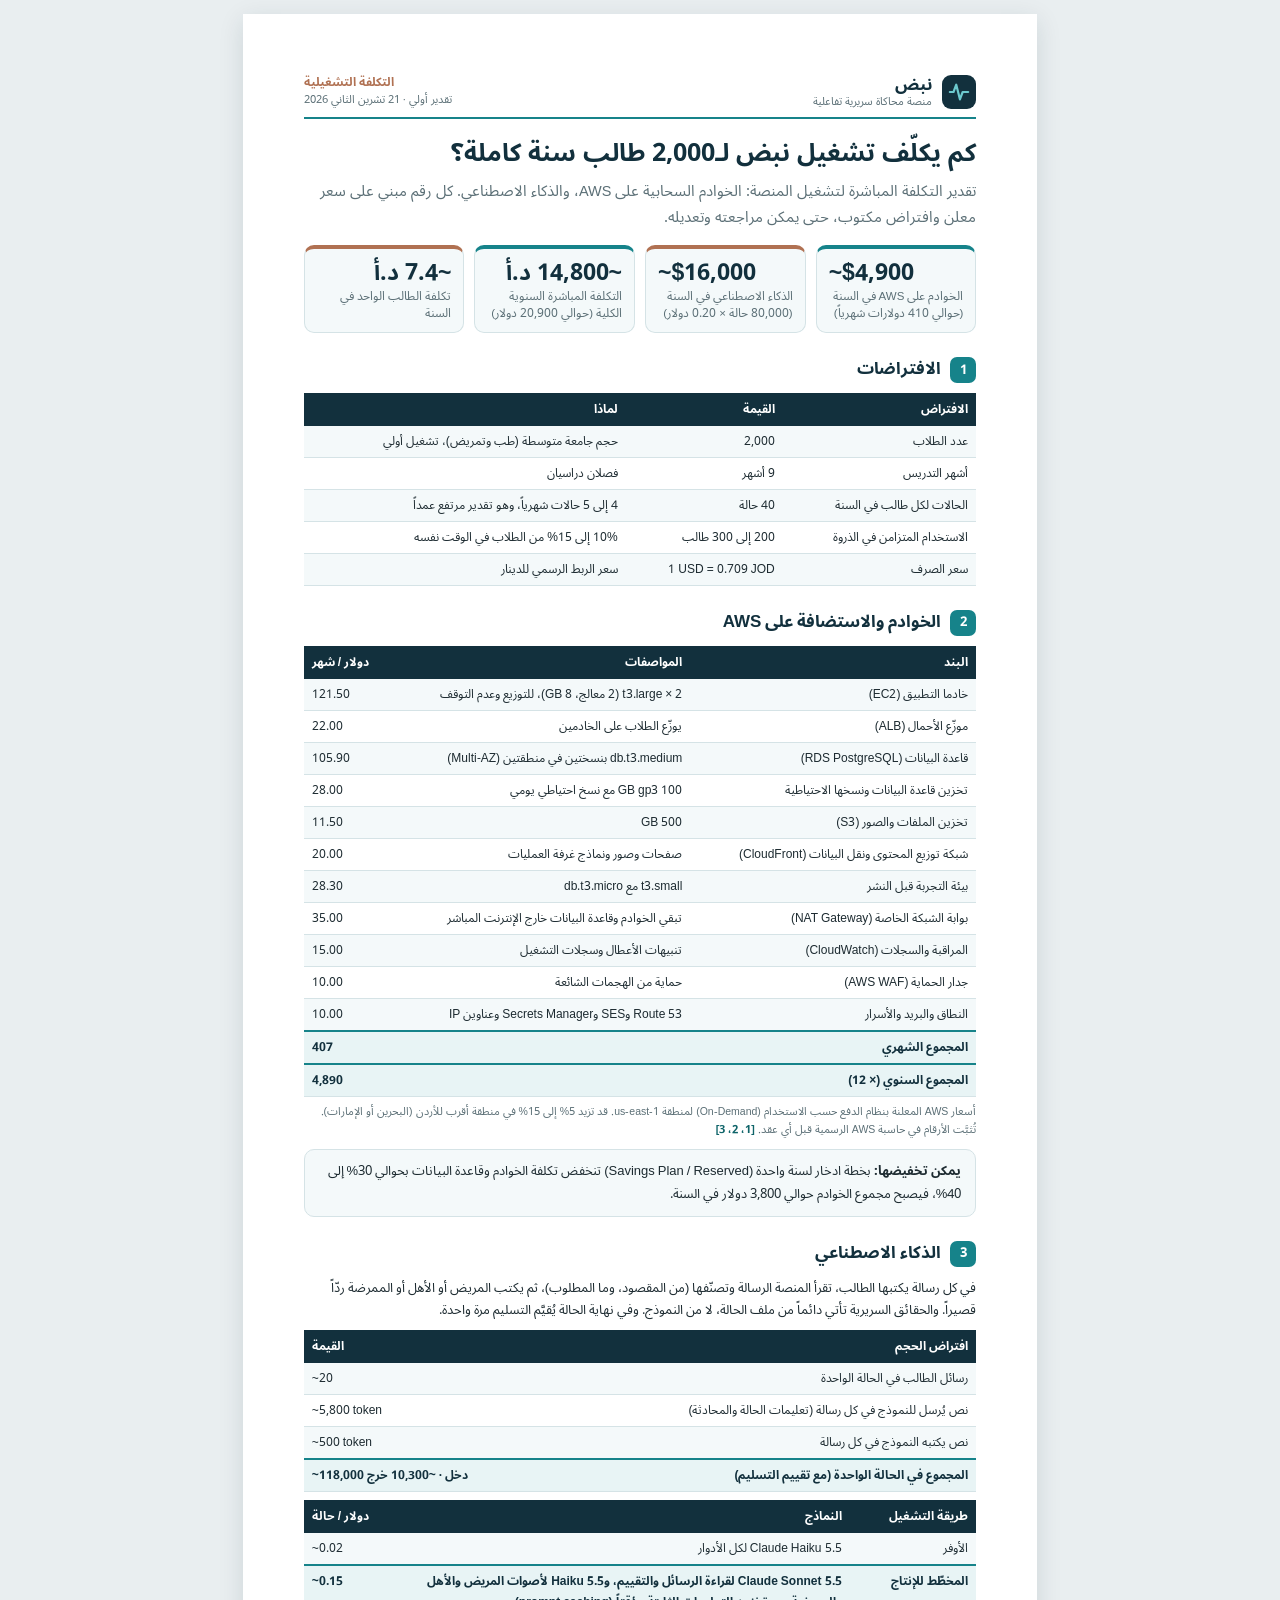
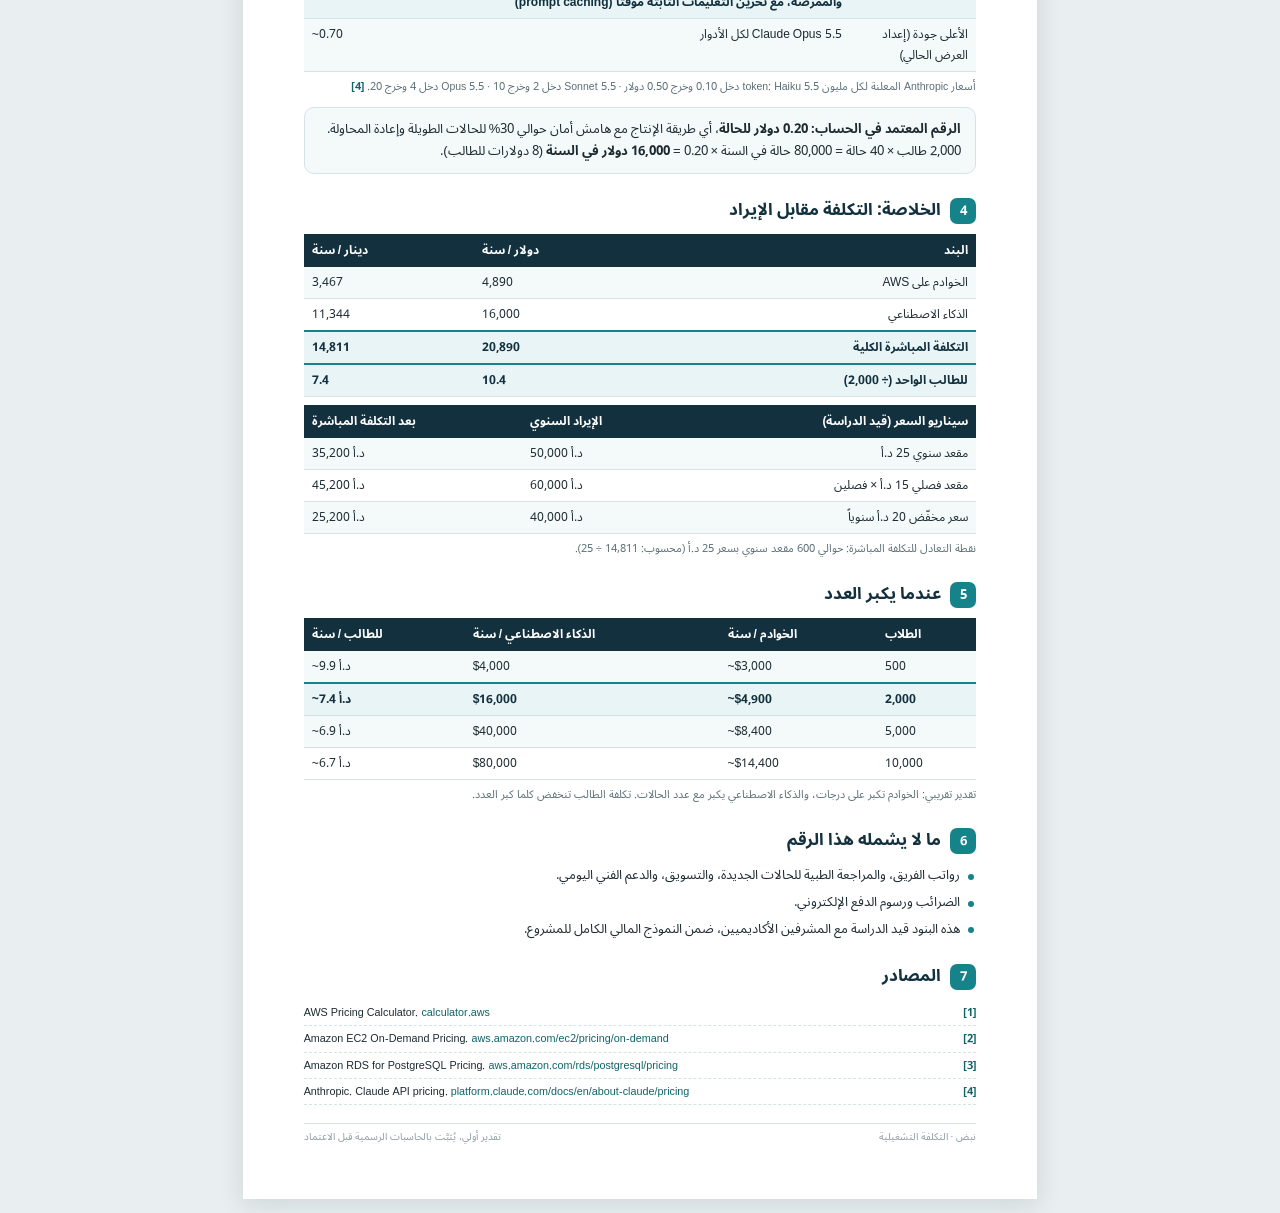
<file: docs/pitch/papers/04-operating-cost.html>
<!doctype html>
<html lang="ar" dir="rtl">
<head>
<meta charset="utf-8">
<meta name="viewport" content="width=device-width, initial-scale=1">
<title>التكلفة التشغيلية · نبض</title>
<link rel="stylesheet" href="paper.css">
<link rel="stylesheet" href="flow.css">
</head>
<body>
<section class="sheet flow">
  <div class="band"><div class="brand"><div class="mark"><svg viewBox="0 0 24 24" fill="none" stroke="#6cc9ce" stroke-width="2.4" stroke-linecap="round" stroke-linejoin="round"><path d="M2 12h4l3-8 4 16 3-8h6"/></svg></div><div class="name">نبض<small>منصة محاكاة سريرية تفاعلية</small></div></div>
    <div class="doc"><b>التكلفة التشغيلية</b>تقدير أولي · 21 تشرين الثاني 2026</div></div>

  <h1>كم يكلّف تشغيل نبض لـ2,000 طالب سنة كاملة؟</h1>
  <p class="lead">تقدير التكلفة المباشرة لتشغيل المنصة: الخوادم السحابية على AWS، والذكاء الاصطناعي. كل رقم مبني على سعر معلن وافتراض مكتوب، حتى يمكن مراجعته وتعديله.</p>

  <div class="kpis">
    <div class="kpi"><b class="en">~$4,900</b><span>الخوادم على AWS في السنة (حوالي 410 دولارات شهرياً)</span></div>
    <div class="kpi"><b class="en">~$16,000</b><span>الذكاء الاصطناعي في السنة (80,000 حالة × 0.20 دولار)</span></div>
    <div class="kpi"><b>~14,800 د.أ</b><span>التكلفة المباشرة السنوية الكلية (حوالي 20,900 دولار)</span></div>
    <div class="kpi"><b>~7.4 د.أ</b><span>تكلفة الطالب الواحد في السنة</span></div>
  </div>

  <h2><span class="num">1</span>الافتراضات</h2>
  <table class="t">
    <tr><th>الافتراض</th><th>القيمة</th><th>لماذا</th></tr>
    <tr><td>عدد الطلاب</td><td>2,000</td><td>حجم جامعة متوسطة (طب وتمريض)، تشغيل أولي</td></tr>
    <tr><td>أشهر التدريس</td><td>9 أشهر</td><td>فصلان دراسيان</td></tr>
    <tr><td>الحالات لكل طالب في السنة</td><td>40 حالة</td><td>4 إلى 5 حالات شهرياً، وهو تقدير مرتفع عمداً</td></tr>
    <tr><td>الاستخدام المتزامن في الذروة</td><td>200 إلى 300 طالب</td><td>10% إلى 15% من الطلاب في الوقت نفسه</td></tr>
    <tr><td>سعر الصرف</td><td><span class="en">1 USD = 0.709 JOD</span></td><td>سعر الربط الرسمي للدينار</td></tr>
  </table>

  <h2><span class="num">2</span>الخوادم والاستضافة على AWS</h2>
  <table class="t">
    <tr><th>البند</th><th>المواصفات</th><th class="n">دولار / شهر</th></tr>
    <tr><td>خادما التطبيق (EC2)</td><td>2 × t3.large (2 معالج، 8 GB)، للتوزيع وعدم التوقف</td><td class="n">121.50</td></tr>
    <tr><td>موزّع الأحمال (ALB)</td><td>يوزّع الطلاب على الخادمين</td><td class="n">22.00</td></tr>
    <tr><td>قاعدة البيانات (RDS PostgreSQL)</td><td>db.t3.medium بنسختين في منطقتين (Multi-AZ)</td><td class="n">105.90</td></tr>
    <tr><td>تخزين قاعدة البيانات ونسخها الاحتياطية</td><td>100 GB gp3 مع نسخ احتياطي يومي</td><td class="n">28.00</td></tr>
    <tr><td>تخزين الملفات والصور (S3)</td><td>500 GB</td><td class="n">11.50</td></tr>
    <tr><td>شبكة توزيع المحتوى ونقل البيانات (CloudFront)</td><td>صفحات وصور ونماذج غرفة العمليات</td><td class="n">20.00</td></tr>
    <tr><td>بيئة التجربة قبل النشر</td><td>t3.small مع db.t3.micro</td><td class="n">28.30</td></tr>
    <tr><td>بوابة الشبكة الخاصة (NAT Gateway)</td><td>تبقي الخوادم وقاعدة البيانات خارج الإنترنت المباشر</td><td class="n">35.00</td></tr>
    <tr><td>المراقبة والسجلات (CloudWatch)</td><td>تنبيهات الأعطال وسجلات التشغيل</td><td class="n">15.00</td></tr>
    <tr><td>جدار الحماية (AWS WAF)</td><td>حماية من الهجمات الشائعة</td><td class="n">10.00</td></tr>
    <tr><td>النطاق والبريد والأسرار</td><td>Route 53 وSES وSecrets Manager وعناوين IP</td><td class="n">10.00</td></tr>
    <tr class="total"><td colspan="2">المجموع الشهري</td><td class="n">407</td></tr>
    <tr class="total"><td colspan="2">المجموع السنوي (× 12)</td><td class="n">4,890</td></tr>
  </table>
  <p class="tcap">أسعار AWS المعلنة بنظام الدفع حسب الاستخدام (On-Demand) لمنطقة us-east-1. قد تزيد 5% إلى 15% في منطقة أقرب للأردن (البحرين أو الإمارات). تُثبَّت الأرقام في حاسبة AWS الرسمية قبل أي عقد. <span class="cite">[1، 2، 3]</span></p>
  <div class="box"><b>يمكن تخفيضها:</b> بخطة ادخار لسنة واحدة (Savings Plan / Reserved) تنخفض تكلفة الخوادم وقاعدة البيانات بحوالي 30% إلى 40%، فيصبح مجموع الخوادم حوالي 3,800 دولار في السنة.</div>

  <h2><span class="num">3</span>الذكاء الاصطناعي</h2>
  <p>في كل رسالة يكتبها الطالب، تقرأ المنصة الرسالة وتصنّفها (من المقصود، وما المطلوب)، ثم يكتب المريض أو الأهل أو الممرضة ردّاً قصيراً. والحقائق السريرية تأتي دائماً من ملف الحالة، لا من النموذج. وفي نهاية الحالة يُقيَّم التسليم مرة واحدة.</p>
  <table class="t">
    <tr><th>افتراض الحجم</th><th class="n">القيمة</th></tr>
    <tr><td>رسائل الطالب في الحالة الواحدة</td><td class="n">~20</td></tr>
    <tr><td>نص يُرسل للنموذج في كل رسالة (تعليمات الحالة والمحادثة)</td><td class="n">~5,800 token</td></tr>
    <tr><td>نص يكتبه النموذج في كل رسالة</td><td class="n">~500 token</td></tr>
    <tr class="total"><td>المجموع في الحالة الواحدة (مع تقييم التسليم)</td><td class="n">~118,000 دخل · ~10,300 خرج</td></tr>
  </table>
  <table class="t">
    <tr><th>طريقة التشغيل</th><th>النماذج</th><th class="n">دولار / حالة</th></tr>
    <tr><td>الأوفر</td><td>Claude Haiku 5.5 لكل الأدوار</td><td class="n">~0.02</td></tr>
    <tr class="total"><td>المخطّط للإنتاج</td><td>Claude Sonnet 5.5 لقراءة الرسائل والتقييم، وHaiku 5.5 لأصوات المريض والأهل والممرضة، مع تخزين التعليمات الثابتة مؤقتاً (prompt caching)</td><td class="n">~0.15</td></tr>
    <tr><td>الأعلى جودة (إعداد العرض الحالي)</td><td>Claude Opus 5.5 لكل الأدوار</td><td class="n">~0.70</td></tr>
  </table>
  <p class="tcap">أسعار Anthropic المعلنة لكل مليون token: Haiku 5.5 دخل 0.10 وخرج 0.50 دولار · Sonnet 5.5 دخل 2 وخرج 10 · Opus 5.5 دخل 4 وخرج 20. <span class="cite">[4]</span></p>
  <div class="box"><b>الرقم المعتمد في الحساب: 0.20 دولار للحالة</b>، أي طريقة الإنتاج مع هامش أمان حوالي 30% للحالات الطويلة وإعادة المحاولة.<br>2,000 طالب × 40 حالة = 80,000 حالة في السنة × 0.20 = <b>16,000 دولار في السنة</b> (8 دولارات للطالب).</div>

  <h2><span class="num">4</span>الخلاصة: التكلفة مقابل الإيراد</h2>
  <table class="t">
    <tr><th>البند</th><th class="n">دولار / سنة</th><th class="n">دينار / سنة</th></tr>
    <tr><td>الخوادم على AWS</td><td class="n">4,890</td><td class="n">3,467</td></tr>
    <tr><td>الذكاء الاصطناعي</td><td class="n">16,000</td><td class="n">11,344</td></tr>
    <tr class="total"><td>التكلفة المباشرة الكلية</td><td class="n">20,890</td><td class="n">14,811</td></tr>
    <tr class="total"><td>للطالب الواحد (÷ 2,000)</td><td class="n">10.4</td><td class="n">7.4</td></tr>
  </table>

  <table class="t">
    <tr><th>سيناريو السعر (قيد الدراسة)</th><th class="n">الإيراد السنوي</th><th class="n">بعد التكلفة المباشرة</th></tr>
    <tr><td>مقعد سنوي 25 د.أ</td><td class="n">50,000 د.أ</td><td class="n">35,200 د.أ</td></tr>
    <tr><td>مقعد فصلي 15 د.أ × فصلين</td><td class="n">60,000 د.أ</td><td class="n">45,200 د.أ</td></tr>
    <tr><td>سعر مخفّض 20 د.أ سنوياً</td><td class="n">40,000 د.أ</td><td class="n">25,200 د.أ</td></tr>
  </table>
  <p class="tcap">نقطة التعادل للتكلفة المباشرة: حوالي 600 مقعد سنوي بسعر 25 د.أ (محسوب: 14,811 ÷ 25).</p>

  <h2><span class="num">5</span>عندما يكبر العدد</h2>
  <table class="t">
    <tr><th class="n">الطلاب</th><th class="n">الخوادم / سنة</th><th class="n">الذكاء الاصطناعي / سنة</th><th class="n">للطالب / سنة</th></tr>
    <tr><td class="n">500</td><td class="n">~$3,000</td><td class="n">$4,000</td><td class="n">~9.9 د.أ</td></tr>
    <tr class="total"><td class="n">2,000</td><td class="n">~$4,900</td><td class="n">$16,000</td><td class="n">~7.4 د.أ</td></tr>
    <tr><td class="n">5,000</td><td class="n">~$8,400</td><td class="n">$40,000</td><td class="n">~6.9 د.أ</td></tr>
    <tr><td class="n">10,000</td><td class="n">~$14,400</td><td class="n">$80,000</td><td class="n">~6.7 د.أ</td></tr>
  </table>
  <p class="tcap">تقدير تقريبي: الخوادم تكبر على درجات، والذكاء الاصطناعي يكبر مع عدد الحالات. تكلفة الطالب تنخفض كلما كبر العدد.</p>

  <h2><span class="num">6</span>ما لا يشمله هذا الرقم</h2>
  <ul class="dots">
    <li>رواتب الفريق، والمراجعة الطبية للحالات الجديدة، والتسويق، والدعم الفني اليومي.</li>
    <li>الضرائب ورسوم الدفع الإلكتروني.</li>
    <li>هذه البنود قيد الدراسة مع المشرفين الأكاديميين، ضمن النموذج المالي الكامل للمشروع.</li>
  </ul>

  <h2><span class="num">7</span>المصادر</h2>
  <ol class="refs">
    <li><i>[1]</i><div class="ltrref">AWS Pricing Calculator. <a href="https://calculator.aws/">calculator.aws</a></div></li>
    <li><i>[2]</i><div class="ltrref">Amazon EC2 On-Demand Pricing. <a href="https://aws.amazon.com/ec2/pricing/on-demand/">aws.amazon.com/ec2/pricing/on-demand</a></div></li>
    <li><i>[3]</i><div class="ltrref">Amazon RDS for PostgreSQL Pricing. <a href="https://aws.amazon.com/rds/postgresql/pricing/">aws.amazon.com/rds/postgresql/pricing</a></div></li>
    <li><i>[4]</i><div class="ltrref">Anthropic. Claude API pricing. <a href="https://platform.claude.com/docs/en/about-claude/pricing">platform.claude.com/docs/en/about-claude/pricing</a></div></li>
  </ol>
  <div class="foot"><span>نبض · التكلفة التشغيلية</span><span>تقدير أولي، يُثبَّت بالحاسبات الرسمية قبل الاعتماد</span></div>
</section>
</body>
</html>
</file>
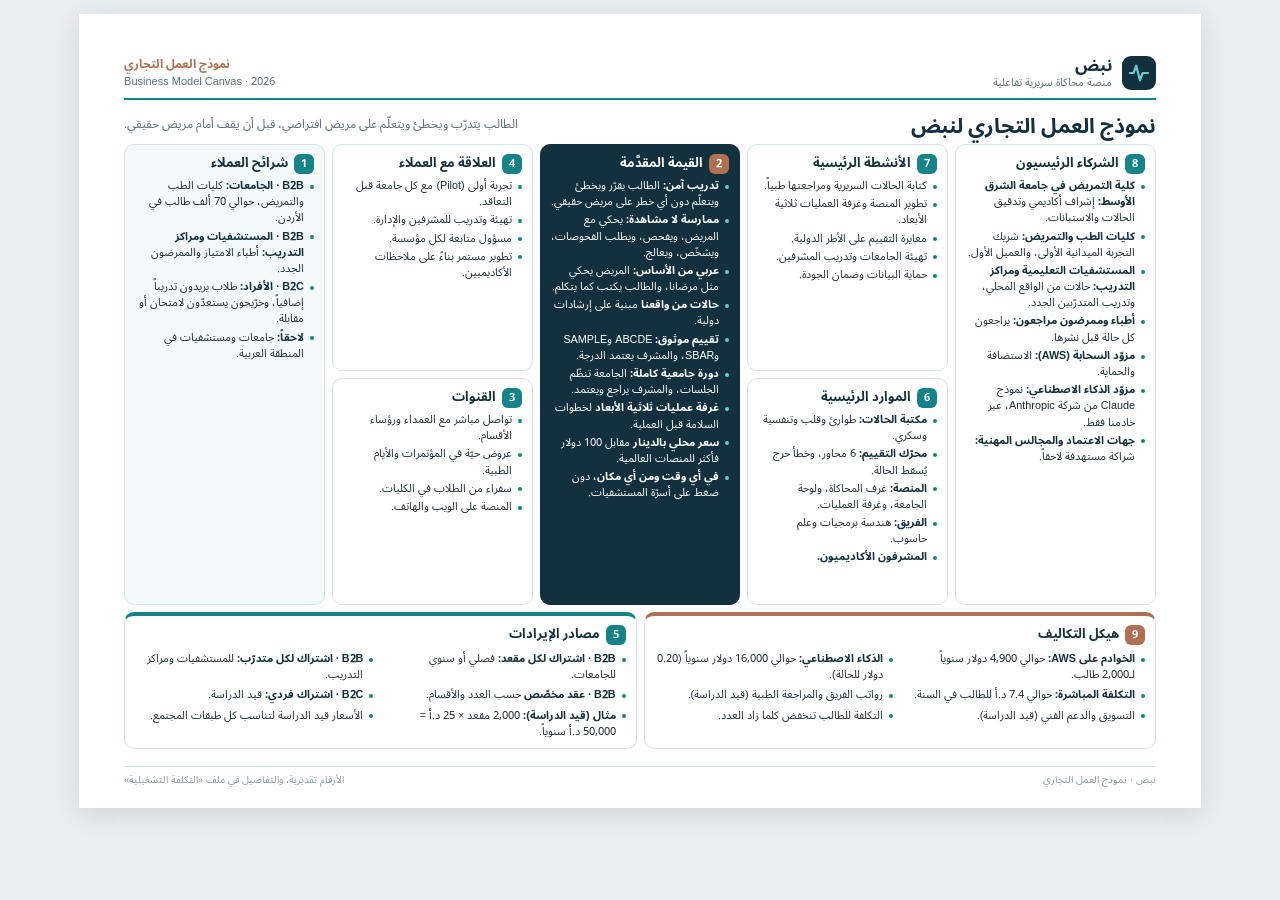
<file: docs/pitch/papers/05-business-model-canvas.html>
<!doctype html>
<html lang="ar" dir="rtl">
<head>
<meta charset="utf-8">
<meta name="viewport" content="width=device-width, initial-scale=1">
<title>نموذج العمل التجاري · نبض</title>
<link rel="stylesheet" href="paper.css">
<style>
@page { size: A4 landscape; margin: 0; }
.bmc { display: grid; grid-template-columns: repeat(10, 1fr); grid-template-rows: 1fr 1fr auto; gap: 7px; height: 160mm; margin-top: 4px; }
.blk { border: 1px solid var(--line); border-radius: 10px; padding: 7px 10px 6px; background: #fff; overflow: hidden; }
.blk h3 { margin: 0 0 3px; font-size: 13px; color: var(--navy); display: flex; align-items: center; gap: 6px; }
.blk h3 i { font-style: normal; width: 20px; height: 20px; border-radius: 6px; background: var(--teal); color: #fff; font-size: 11px; display: inline-grid; place-items: center; }
.blk ul { list-style: none; }
.blk li { font-size: 10.8px; line-height: 1.5; padding-right: 10px; position: relative; margin: 2px 0; }
.blk li::before { content: ""; position: absolute; right: 0; top: .62em; width: 4px; height: 4px; border-radius: 50%; background: var(--teal); }
.blk li b { color: var(--navy); }
.kp { grid-column: 1 / 3; grid-row: 1 / 3; }
.ka { grid-column: 3 / 5; grid-row: 1; }
.kr { grid-column: 3 / 5; grid-row: 2; }
.vp { grid-column: 5 / 7; grid-row: 1 / 3; background: var(--navy); border-color: var(--navy); }
.vp h3, .vp li, .vp li b { color: #fff; }
.vp h3 i { background: var(--copper); }
.vp li::before { background: var(--teal-l); }
.cr { grid-column: 7 / 9; grid-row: 1; }
.ch { grid-column: 7 / 9; grid-row: 2; }
.cs { grid-column: 9 / 11; grid-row: 1 / 3; background: var(--tint-2); }
.co { grid-column: 1 / 6; grid-row: 3; border-top: 4px solid var(--copper); }
.rs { grid-column: 6 / 11; grid-row: 3; border-top: 4px solid var(--teal); }
.co h3 i { background: var(--copper); }
.co ul, .rs ul { display: grid; grid-template-columns: 1fr 1fr; column-gap: 14px; }
.head { display: flex; justify-content: space-between; align-items: flex-end; }
.head h1 { font-size: 21px; }
.head p { font-size: 11.5px; color: var(--mute); }
</style>
</head>
<body>
<section class="sheet land">
  <div class="band" style="margin-bottom:8px"><div class="brand"><div class="mark"><svg viewBox="0 0 24 24" fill="none" stroke="#6cc9ce" stroke-width="2.4" stroke-linecap="round" stroke-linejoin="round"><path d="M2 12h4l3-8 4 16 3-8h6"/></svg></div><div class="name">نبض<small>منصة محاكاة سريرية تفاعلية</small></div></div>
    <div class="doc"><b>نموذج العمل التجاري</b>Business Model Canvas · 2026</div></div>
  <div class="head"><h1>نموذج العمل التجاري لنبض</h1><p>الطالب يتدرّب ويخطئ ويتعلّم على مريض افتراضي، قبل أن يقف أمام مريض حقيقي.</p></div>

  <div class="bmc">
    <div class="blk kp"><h3><i>8</i>الشركاء الرئيسيون</h3><ul>
      <li><b>كلية التمريض في جامعة الشرق الأوسط:</b> إشراف أكاديمي وتدقيق الحالات والاستبانات.</li>
      <li><b>كليات الطب والتمريض:</b> شريك التجربة الميدانية الأولى، والعميل الأول.</li>
      <li><b>المستشفيات التعليمية ومراكز التدريب:</b> حالات من الواقع المحلي، وتدريب المتدرّبين الجدد.</li>
      <li><b>أطباء وممرضون مراجعون:</b> يراجعون كل حالة قبل نشرها.</li>
      <li><b>مزوّد السحابة (AWS):</b> الاستضافة والحماية.</li>
      <li><b>مزوّد الذكاء الاصطناعي:</b> نموذج Claude من شركة Anthropic، عبر خادمنا فقط.</li>
      <li><b>جهات الاعتماد والمجالس المهنية:</b> شراكة مستهدفة لاحقاً.</li>
    </ul></div>

    <div class="blk ka"><h3><i>7</i>الأنشطة الرئيسية</h3><ul>
      <li>كتابة الحالات السريرية ومراجعتها طبياً.</li>
      <li>تطوير المنصة وغرفة العمليات ثلاثية الأبعاد.</li>
      <li>معايرة التقييم على الأطر الدولية.</li>
      <li>تهيئة الجامعات وتدريب المشرفين.</li>
      <li>حماية البيانات وضمان الجودة.</li>
    </ul></div>

    <div class="blk kr"><h3><i>6</i>الموارد الرئيسية</h3><ul>
      <li><b>مكتبة الحالات:</b> طوارئ وقلب وتنفسية وسكري.</li>
      <li><b>محرّك التقييم:</b> 6 محاور، وخطأ حرج يُسقط الحالة.</li>
      <li><b>المنصة:</b> غرف المحاكاة، ولوحة الجامعة، وغرفة العمليات.</li>
      <li><b>الفريق:</b> هندسة برمجيات وعلم حاسوب.</li>
      <li><b>المشرفون الأكاديميون.</b></li>
    </ul></div>

    <div class="blk vp"><h3><i>2</i>القيمة المقدَّمة</h3><ul>
      <li><b>تدريب آمن:</b> الطالب يقرّر ويخطئ ويتعلّم دون أي خطر على مريض حقيقي.</li>
      <li><b>ممارسة لا مشاهدة:</b> يحكي مع المريض، ويفحص، ويطلب الفحوصات، ويشخّص، ويعالج.</li>
      <li><b>عربي من الأساس:</b> المريض يحكي مثل مرضانا، والطالب يكتب كما يتكلم.</li>
      <li><b>حالات من واقعنا</b> مبنية على إرشادات دولية.</li>
      <li><b>تقييم موثوق:</b> ABCDE وSAMPLE وSBAR، والمشرف يعتمد الدرجة.</li>
      <li><b>دورة جامعية كاملة:</b> الجامعة تنظّم الجلسات، والمشرف يراجع ويعتمد.</li>
      <li><b>غرفة عمليات ثلاثية الأبعاد</b> لخطوات السلامة قبل العملية.</li>
      <li><b>سعر محلي بالدينار</b> مقابل 100 دولار فأكثر للمنصات العالمية.</li>
      <li><b>في أي وقت ومن أي مكان،</b> دون ضغط على أسرّة المستشفيات.</li>
    </ul></div>

    <div class="blk cr"><h3><i>4</i>العلاقة مع العملاء</h3><ul>
      <li>تجربة أولى (Pilot) مع كل جامعة قبل التعاقد.</li>
      <li>تهيئة وتدريب للمشرفين والإدارة.</li>
      <li>مسؤول متابعة لكل مؤسسة.</li>
      <li>تطوير مستمر بناءً على ملاحظات الأكاديميين.</li>
    </ul></div>

    <div class="blk ch"><h3><i>3</i>القنوات</h3><ul>
      <li>تواصل مباشر مع العمداء ورؤساء الأقسام.</li>
      <li>عروض حيّة في المؤتمرات والأيام الطبية.</li>
      <li>سفراء من الطلاب في الكليات.</li>
      <li>المنصة على الويب والهاتف.</li>
    </ul></div>

    <div class="blk cs"><h3><i>1</i>شرائح العملاء</h3><ul>
      <li><b>B2B · الجامعات:</b> كليات الطب والتمريض، حوالي 70 ألف طالب في الأردن.</li>
      <li><b>B2B · المستشفيات ومراكز التدريب:</b> أطباء الامتياز والممرضون الجدد.</li>
      <li><b>B2C · الأفراد:</b> طلاب يريدون تدريباً إضافياً، وخرّيجون يستعدّون لامتحان أو مقابلة.</li>
      <li><b>لاحقاً:</b> جامعات ومستشفيات في المنطقة العربية.</li>
    </ul></div>

    <div class="blk co"><h3><i>9</i>هيكل التكاليف</h3><ul>
      <li><b>الخوادم على AWS:</b> حوالي 4,900 دولار سنوياً لـ2,000 طالب.</li>
      <li><b>الذكاء الاصطناعي:</b> حوالي 16,000 دولار سنوياً (0.20 دولار للحالة).</li>
      <li><b>التكلفة المباشرة:</b> حوالي 7.4 د.أ للطالب في السنة.</li>
      <li>رواتب الفريق والمراجعة الطبية (قيد الدراسة).</li>
      <li>التسويق والدعم الفني (قيد الدراسة).</li>
      <li>التكلفة للطالب تنخفض كلما زاد العدد.</li>
    </ul></div>

    <div class="blk rs"><h3><i>5</i>مصادر الإيرادات</h3><ul>
      <li><b>B2B · اشتراك لكل مقعد:</b> فصلي أو سنوي للجامعات.</li>
      <li><b>B2B · اشتراك لكل متدرّب:</b> للمستشفيات ومراكز التدريب.</li>
      <li><b>B2B · عقد مخصّص</b> حسب العدد والأقسام.</li>
      <li><b>B2C · اشتراك فردي:</b> قيد الدراسة.</li>
      <li><b>مثال (قيد الدراسة):</b> 2,000 مقعد × 25 د.أ = 50,000 د.أ سنوياً.</li>
      <li>الأسعار قيد الدراسة لتناسب كل طبقات المجتمع.</li>
    </ul></div>
  </div>
  <div class="foot"><span>نبض · نموذج العمل التجاري</span><span>الأرقام تقديرية، والتفاصيل في ملف «التكلفة التشغيلية»</span></div>
</section>
</body>
</html>
</file>
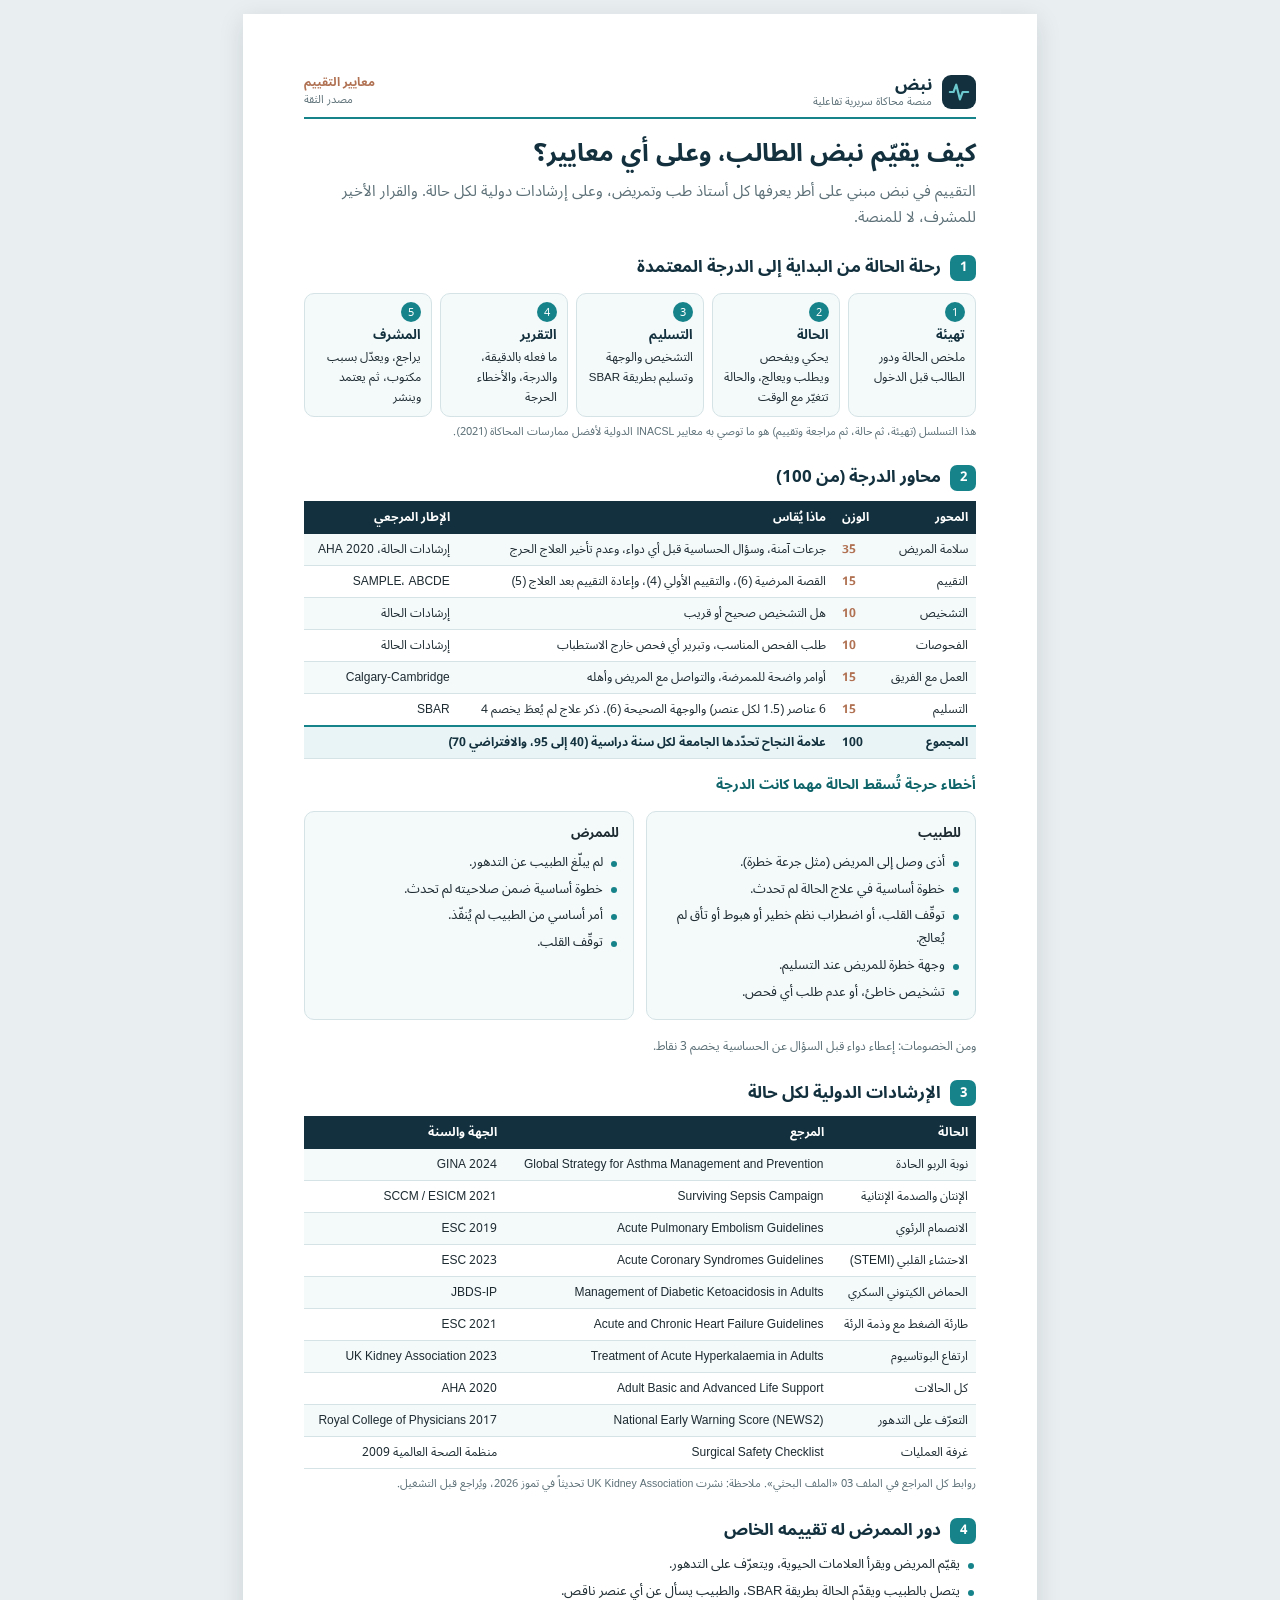
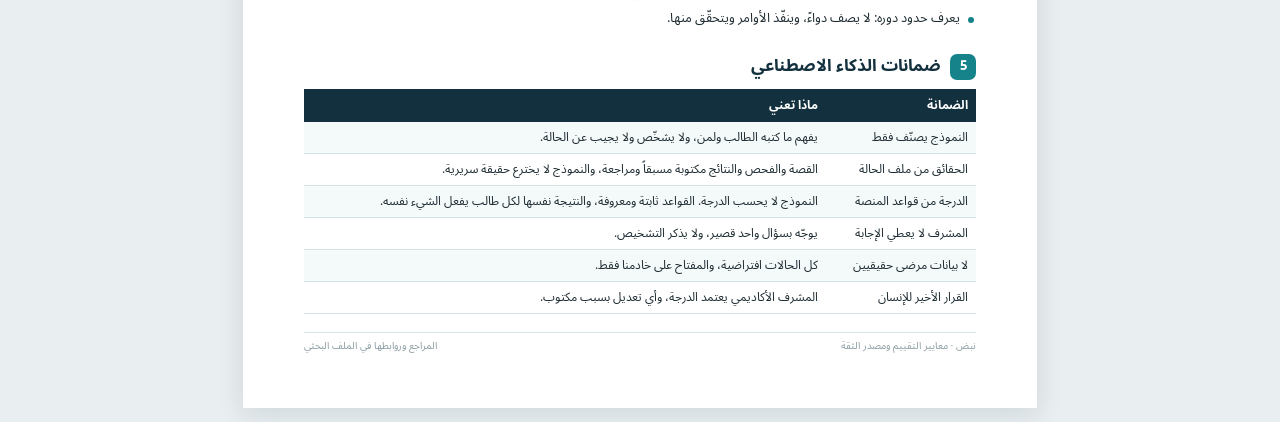
<file: docs/pitch/papers/07-assessment-standards.html>
<!doctype html>
<html lang="ar" dir="rtl">
<head>
<meta charset="utf-8">
<meta name="viewport" content="width=device-width, initial-scale=1">
<title>معايير التقييم ومصدر الثقة · نبض</title>
<link rel="stylesheet" href="paper.css">
<link rel="stylesheet" href="flow.css">
<style>
.flowline { display: grid; grid-template-columns: repeat(5, 1fr); gap: 8px; margin: 10px 0 4px; }
.flowline div { background: var(--tint-2); border: 1px solid var(--line); border-radius: 10px; padding: 8px 10px; position: relative; font-size: 11.5px; }
.flowline div b { display: block; color: var(--navy); font-size: 12.5px; }
.flowline div i { font-style: normal; display: inline-grid; place-items: center; width: 20px; height: 20px; border-radius: 50%; background: var(--teal); color: #fff; font-size: 11px; margin-bottom: 3px; }
.w { font-weight: 700; color: var(--copper); white-space: nowrap; }
</style>
</head>
<body>
<section class="sheet flow">
  <div class="band"><div class="brand"><div class="mark"><svg viewBox="0 0 24 24" fill="none" stroke="#6cc9ce" stroke-width="2.4" stroke-linecap="round" stroke-linejoin="round"><path d="M2 12h4l3-8 4 16 3-8h6"/></svg></div><div class="name">نبض<small>منصة محاكاة سريرية تفاعلية</small></div></div>
    <div class="doc"><b>معايير التقييم</b>مصدر الثقة</div></div>

  <h1>كيف يقيّم نبض الطالب، وعلى أي معايير؟</h1>
  <p class="lead">التقييم في نبض مبني على أطر يعرفها كل أستاذ طب وتمريض، وعلى إرشادات دولية لكل حالة. والقرار الأخير للمشرف، لا للمنصة.</p>

  <h2><span class="num">1</span>رحلة الحالة من البداية إلى الدرجة المعتمدة</h2>
  <div class="flowline">
    <div><i>1</i><b>تهيئة</b>ملخص الحالة ودور الطالب قبل الدخول</div>
    <div><i>2</i><b>الحالة</b>يحكي ويفحص ويطلب ويعالج، والحالة تتغيّر مع الوقت</div>
    <div><i>3</i><b>التسليم</b>التشخيص والوجهة وتسليم بطريقة SBAR</div>
    <div><i>4</i><b>التقرير</b>ما فعله بالدقيقة، والدرجة، والأخطاء الحرجة</div>
    <div><i>5</i><b>المشرف</b>يراجع، ويعدّل بسبب مكتوب، ثم يعتمد وينشر</div>
  </div>
  <p class="tcap">هذا التسلسل (تهيئة، ثم حالة، ثم مراجعة وتقييم) هو ما توصي به معايير INACSL الدولية لأفضل ممارسات المحاكاة (2021).</p>

  <h2><span class="num">2</span>محاور الدرجة (من 100)</h2>
  <table class="t">
    <tr><th>المحور</th><th class="n">الوزن</th><th>ماذا يُقاس</th><th>الإطار المرجعي</th></tr>
    <tr><td>سلامة المريض</td><td class="n w">35</td><td>جرعات آمنة، وسؤال الحساسية قبل أي دواء، وعدم تأخير العلاج الحرج</td><td>إرشادات الحالة، AHA 2020</td></tr>
    <tr><td>التقييم</td><td class="n w">15</td><td>القصة المرضية (6)، والتقييم الأولي (4)، وإعادة التقييم بعد العلاج (5)</td><td>SAMPLE، ABCDE</td></tr>
    <tr><td>التشخيص</td><td class="n w">10</td><td>هل التشخيص صحيح أو قريب</td><td>إرشادات الحالة</td></tr>
    <tr><td>الفحوصات</td><td class="n w">10</td><td>طلب الفحص المناسب، وتبرير أي فحص خارج الاستطباب</td><td>إرشادات الحالة</td></tr>
    <tr><td>العمل مع الفريق</td><td class="n w">15</td><td>أوامر واضحة للممرضة، والتواصل مع المريض وأهله</td><td>Calgary-Cambridge</td></tr>
    <tr><td>التسليم</td><td class="n w">15</td><td>6 عناصر (1.5 لكل عنصر) والوجهة الصحيحة (6). ذكر علاج لم يُعطَ يخصم 4</td><td>SBAR</td></tr>
    <tr class="total"><td>المجموع</td><td class="n">100</td><td colspan="2">علامة النجاح تحدّدها الجامعة لكل سنة دراسية (40 إلى 95، والافتراضي 70)</td></tr>
  </table>

  <h3>أخطاء حرجة تُسقط الحالة مهما كانت الدرجة</h3>
  <div class="two">
    <div class="box"><b>للطبيب</b><ul class="dots">
      <li>أذى وصل إلى المريض (مثل جرعة خطرة).</li>
      <li>خطوة أساسية في علاج الحالة لم تحدث.</li>
      <li>توقّف القلب، أو اضطراب نظم خطير أو هبوط أو تأق لم يُعالج.</li>
      <li>وجهة خطرة للمريض عند التسليم.</li>
      <li>تشخيص خاطئ، أو عدم طلب أي فحص.</li>
    </ul></div>
    <div class="box"><b>للممرض</b><ul class="dots">
      <li>لم يبلّغ الطبيب عن التدهور.</li>
      <li>خطوة أساسية ضمن صلاحيته لم تحدث.</li>
      <li>أمر أساسي من الطبيب لم يُنفّذ.</li>
      <li>توقّف القلب.</li>
    </ul></div>
  </div>
  <p class="small muted">ومن الخصومات: إعطاء دواء قبل السؤال عن الحساسية يخصم 3 نقاط.</p>

  <h2><span class="num">3</span>الإرشادات الدولية لكل حالة</h2>
  <table class="t">
    <tr><th>الحالة</th><th>المرجع</th><th>الجهة والسنة</th></tr>
    <tr><td>نوبة الربو الحادة</td><td>Global Strategy for Asthma Management and Prevention</td><td>GINA 2024</td></tr>
    <tr><td>الإنتان والصدمة الإنتانية</td><td>Surviving Sepsis Campaign</td><td>SCCM / ESICM 2021</td></tr>
    <tr><td>الانصمام الرئوي</td><td>Acute Pulmonary Embolism Guidelines</td><td>ESC 2019</td></tr>
    <tr><td>الاحتشاء القلبي (STEMI)</td><td>Acute Coronary Syndromes Guidelines</td><td>ESC 2023</td></tr>
    <tr><td>الحماض الكيتوني السكري</td><td>Management of Diabetic Ketoacidosis in Adults</td><td>JBDS-IP</td></tr>
    <tr><td>طارئة الضغط مع وذمة الرئة</td><td>Acute and Chronic Heart Failure Guidelines</td><td>ESC 2021</td></tr>
    <tr><td>ارتفاع البوتاسيوم</td><td>Treatment of Acute Hyperkalaemia in Adults</td><td>UK Kidney Association 2023</td></tr>
    <tr><td>كل الحالات</td><td>Adult Basic and Advanced Life Support</td><td>AHA 2020</td></tr>
    <tr><td>التعرّف على التدهور</td><td>National Early Warning Score (NEWS2)</td><td>Royal College of Physicians 2017</td></tr>
    <tr><td>غرفة العمليات</td><td>Surgical Safety Checklist</td><td>منظمة الصحة العالمية 2009</td></tr>
  </table>
  <p class="tcap">روابط كل المراجع في الملف 03 «الملف البحثي». ملاحظة: نشرت UK Kidney Association تحديثاً في تموز 2026، ويُراجع قبل التشغيل.</p>

  <h2><span class="num">4</span>دور الممرض له تقييمه الخاص</h2>
  <ul class="dots">
    <li>يقيّم المريض ويقرأ العلامات الحيوية، ويتعرّف على التدهور.</li>
    <li>يتصل بالطبيب ويقدّم الحالة بطريقة SBAR، والطبيب يسأل عن أي عنصر ناقص.</li>
    <li>يعرف حدود دوره: لا يصف دواءً، وينفّذ الأوامر ويتحقّق منها.</li>
  </ul>

  <h2><span class="num">5</span>ضمانات الذكاء الاصطناعي</h2>
  <table class="t">
    <tr><th>الضمانة</th><th>ماذا تعني</th></tr>
    <tr><td>النموذج يصنّف فقط</td><td>يفهم ما كتبه الطالب ولمن، ولا يشخّص ولا يجيب عن الحالة.</td></tr>
    <tr><td>الحقائق من ملف الحالة</td><td>القصة والفحص والنتائج مكتوبة مسبقاً ومراجعة، والنموذج لا يخترع حقيقة سريرية.</td></tr>
    <tr><td>الدرجة من قواعد المنصة</td><td>النموذج لا يحسب الدرجة. القواعد ثابتة ومعروفة، والنتيجة نفسها لكل طالب يفعل الشيء نفسه.</td></tr>
    <tr><td>المشرف لا يعطي الإجابة</td><td>يوجّه بسؤال واحد قصير، ولا يذكر التشخيص.</td></tr>
    <tr><td>لا بيانات مرضى حقيقيين</td><td>كل الحالات افتراضية، والمفتاح على خادمنا فقط.</td></tr>
    <tr><td>القرار الأخير للإنسان</td><td>المشرف الأكاديمي يعتمد الدرجة، وأي تعديل بسبب مكتوب.</td></tr>
  </table>
  <div class="foot"><span>نبض · معايير التقييم ومصدر الثقة</span><span>المراجع وروابطها في الملف البحثي</span></div>
</section>
</body>
</html>
</file>
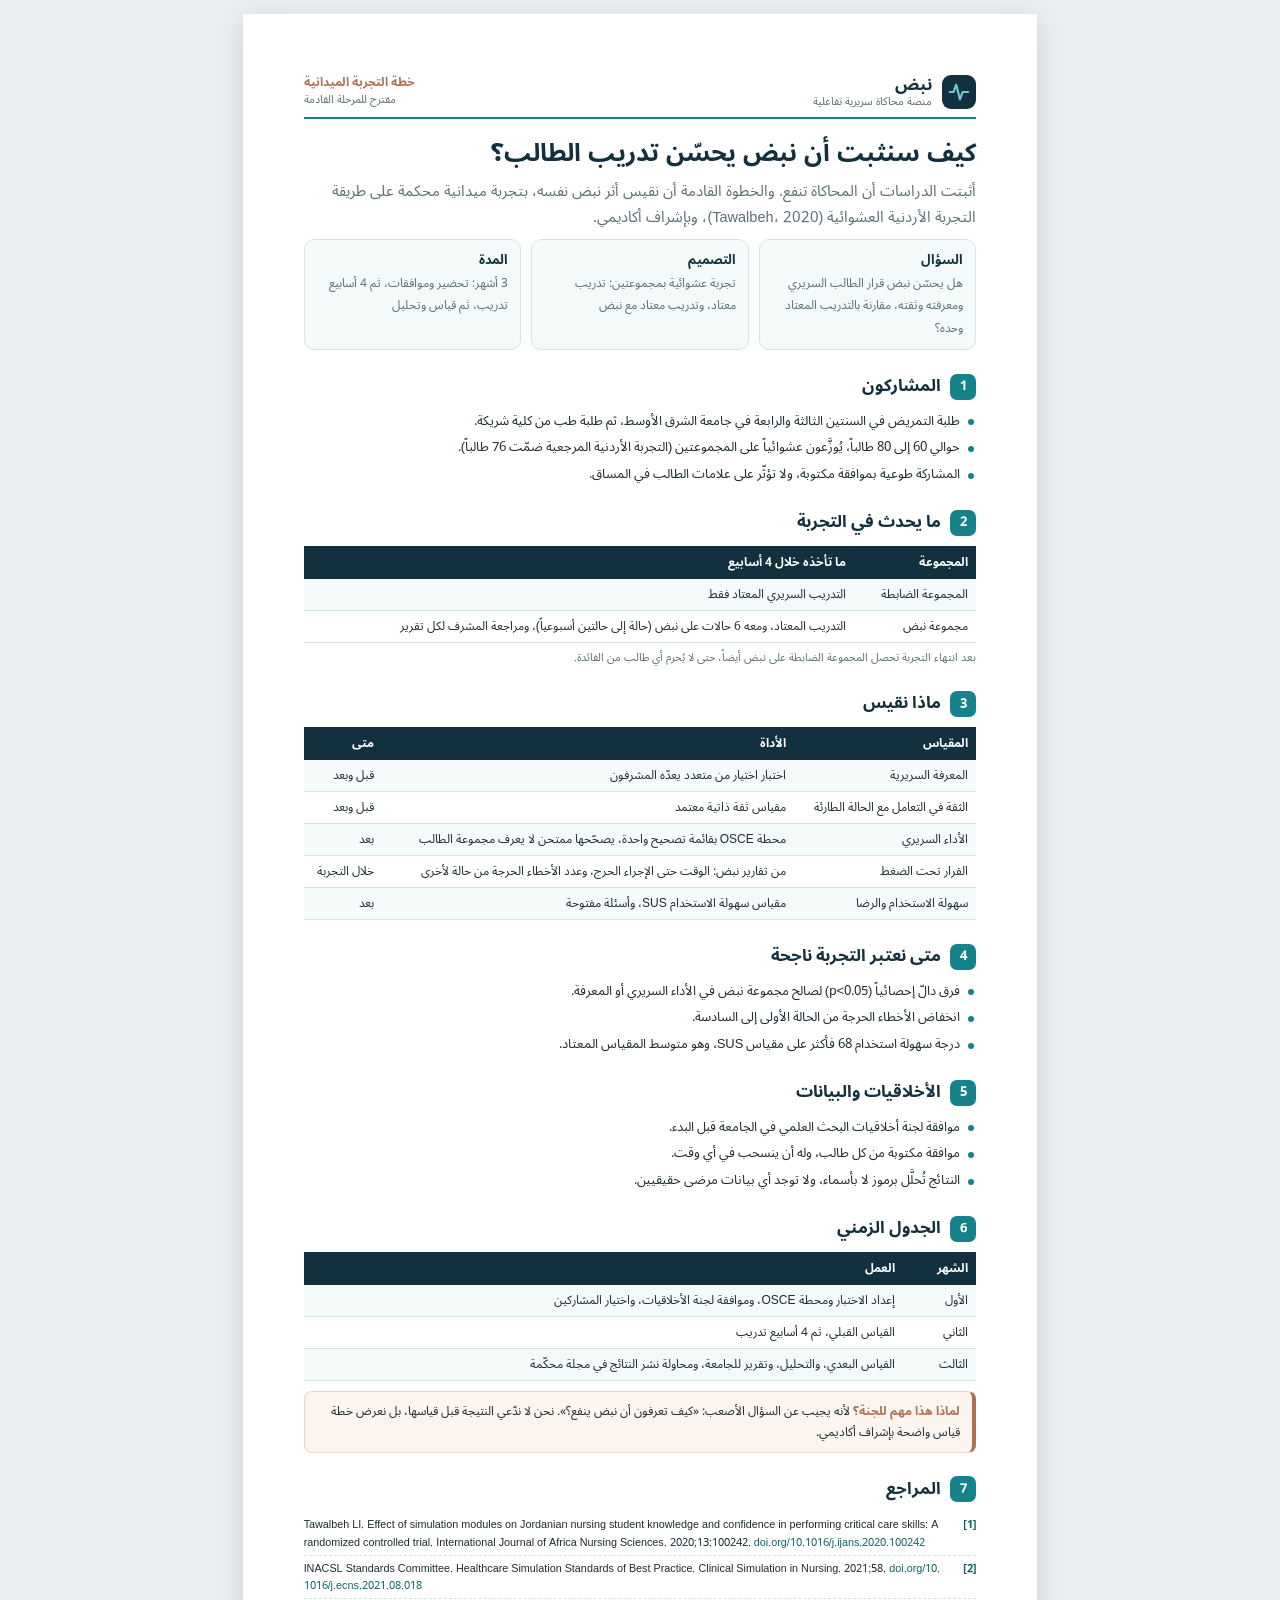
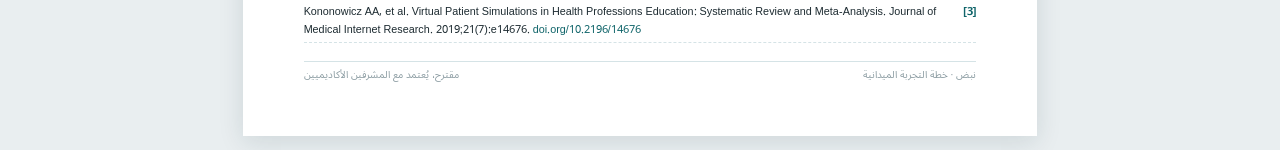
<file: docs/pitch/papers/08-pilot-study-plan.html>
<!doctype html>
<html lang="ar" dir="rtl">
<head>
<meta charset="utf-8">
<meta name="viewport" content="width=device-width, initial-scale=1">
<title>خطة التجربة الميدانية · نبض</title>
<link rel="stylesheet" href="paper.css">
<link rel="stylesheet" href="flow.css">
</head>
<body>
<section class="sheet flow">
  <div class="band"><div class="brand"><div class="mark"><svg viewBox="0 0 24 24" fill="none" stroke="#6cc9ce" stroke-width="2.4" stroke-linecap="round" stroke-linejoin="round"><path d="M2 12h4l3-8 4 16 3-8h6"/></svg></div><div class="name">نبض<small>منصة محاكاة سريرية تفاعلية</small></div></div>
    <div class="doc"><b>خطة التجربة الميدانية</b>مقترح للمرحلة القادمة</div></div>

  <h1>كيف سنثبت أن نبض يحسّن تدريب الطالب؟</h1>
  <p class="lead">أثبتت الدراسات أن المحاكاة تنفع. والخطوة القادمة أن نقيس أثر نبض نفسه، بتجربة ميدانية محكمة على طريقة التجربة الأردنية العشوائية (Tawalbeh، 2020)، وبإشراف أكاديمي.</p>

  <div class="cardrow">
    <div><b>السؤال</b><span>هل يحسّن نبض قرار الطالب السريري ومعرفته وثقته، مقارنة بالتدريب المعتاد وحده؟</span></div>
    <div><b>التصميم</b><span>تجربة عشوائية بمجموعتين: تدريب معتاد، وتدريب معتاد مع نبض</span></div>
    <div><b>المدة</b><span>3 أشهر: تحضير وموافقات، ثم 4 أسابيع تدريب، ثم قياس وتحليل</span></div>
  </div>

  <h2><span class="num">1</span>المشاركون</h2>
  <ul class="dots">
    <li>طلبة التمريض في السنتين الثالثة والرابعة في جامعة الشرق الأوسط، ثم طلبة طب من كلية شريكة.</li>
    <li>حوالي 60 إلى 80 طالباً، يُوزَّعون عشوائياً على المجموعتين (التجربة الأردنية المرجعية ضمّت 76 طالباً).</li>
    <li>المشاركة طوعية بموافقة مكتوبة، ولا تؤثّر على علامات الطالب في المساق.</li>
  </ul>

  <h2><span class="num">2</span>ما يحدث في التجربة</h2>
  <table class="t">
    <tr><th>المجموعة</th><th>ما تأخذه خلال 4 أسابيع</th></tr>
    <tr><td>المجموعة الضابطة</td><td>التدريب السريري المعتاد فقط</td></tr>
    <tr><td>مجموعة نبض</td><td>التدريب المعتاد، ومعه 6 حالات على نبض (حالة إلى حالتين أسبوعياً)، ومراجعة المشرف لكل تقرير</td></tr>
  </table>
  <p class="tcap">بعد انتهاء التجربة تحصل المجموعة الضابطة على نبض أيضاً، حتى لا يُحرم أي طالب من الفائدة.</p>

  <h2><span class="num">3</span>ماذا نقيس</h2>
  <table class="t">
    <tr><th>المقياس</th><th>الأداة</th><th>متى</th></tr>
    <tr><td>المعرفة السريرية</td><td>اختبار اختيار من متعدد يعدّه المشرفون</td><td>قبل وبعد</td></tr>
    <tr><td>الثقة في التعامل مع الحالة الطارئة</td><td>مقياس ثقة ذاتية معتمد</td><td>قبل وبعد</td></tr>
    <tr><td>الأداء السريري</td><td>محطة OSCE بقائمة تصحيح واحدة، يصحّحها ممتحن لا يعرف مجموعة الطالب</td><td>بعد</td></tr>
    <tr><td>القرار تحت الضغط</td><td>من تقارير نبض: الوقت حتى الإجراء الحرج، وعدد الأخطاء الحرجة من حالة لأخرى</td><td>خلال التجربة</td></tr>
    <tr><td>سهولة الاستخدام والرضا</td><td>مقياس سهولة الاستخدام SUS، وأسئلة مفتوحة</td><td>بعد</td></tr>
  </table>

  <h2><span class="num">4</span>متى نعتبر التجربة ناجحة</h2>
  <ul class="dots">
    <li>فرق دالّ إحصائياً (p&lt;0.05) لصالح مجموعة نبض في الأداء السريري أو المعرفة.</li>
    <li>انخفاض الأخطاء الحرجة من الحالة الأولى إلى السادسة.</li>
    <li>درجة سهولة استخدام 68 فأكثر على مقياس SUS، وهو متوسط المقياس المعتاد.</li>
  </ul>

  <h2><span class="num">5</span>الأخلاقيات والبيانات</h2>
  <ul class="dots">
    <li>موافقة لجنة أخلاقيات البحث العلمي في الجامعة قبل البدء.</li>
    <li>موافقة مكتوبة من كل طالب، وله أن ينسحب في أي وقت.</li>
    <li>النتائج تُحلَّل برموز لا بأسماء، ولا توجد أي بيانات مرضى حقيقيين.</li>
  </ul>

  <h2><span class="num">6</span>الجدول الزمني</h2>
  <table class="t">
    <tr><th>الشهر</th><th>العمل</th></tr>
    <tr><td>الأول</td><td>إعداد الاختبار ومحطة OSCE، وموافقة لجنة الأخلاقيات، واختيار المشاركين</td></tr>
    <tr><td>الثاني</td><td>القياس القبلي، ثم 4 أسابيع تدريب</td></tr>
    <tr><td>الثالث</td><td>القياس البعدي، والتحليل، وتقرير للجامعة، ومحاولة نشر النتائج في مجلة محكّمة</td></tr>
  </table>

  <div class="note"><b>لماذا هذا مهم للجنة؟</b> لأنه يجيب عن السؤال الأصعب: «كيف تعرفون أن نبض ينفع؟». نحن لا ندّعي النتيجة قبل قياسها، بل نعرض خطة قياس واضحة بإشراف أكاديمي.</div>

  <h2><span class="num">7</span>المراجع</h2>
  <ol class="refs">
    <li><i>[1]</i><div class="ltrref">Tawalbeh LI. Effect of simulation modules on Jordanian nursing student knowledge and confidence in performing critical care skills: A randomized controlled trial. International Journal of Africa Nursing Sciences. 2020;13:100242. <a href="https://doi.org/10.1016/j.ijans.2020.100242">doi.org/10.1016/j.ijans.2020.100242</a></div></li>
    <li><i>[2]</i><div class="ltrref">INACSL Standards Committee. Healthcare Simulation Standards of Best Practice. Clinical Simulation in Nursing. 2021;58. <a href="https://doi.org/10.1016/j.ecns.2021.08.018">doi.org/10.1016/j.ecns.2021.08.018</a></div></li>
    <li><i>[3]</i><div class="ltrref">Kononowicz AA, et al. Virtual Patient Simulations in Health Professions Education: Systematic Review and Meta-Analysis. Journal of Medical Internet Research. 2019;21(7):e14676. <a href="https://doi.org/10.2196/14676">doi.org/10.2196/14676</a></div></li>
  </ol>
  <div class="foot"><span>نبض · خطة التجربة الميدانية</span><span>مقترح، يُعتمد مع المشرفين الأكاديميين</span></div>
</section>
</body>
</html>
</file>
<file: docs/pitch/papers/paper.css>
/* Nabd paper documents: A4, right to left, the deck's colours and font */
@font-face { font-family: "Noto Sans Arabic"; font-weight: 100 599; src: url("fonts/NotoSansArabic-Regular.woff2") format("woff2"); }
@font-face { font-family: "Noto Sans Arabic"; font-weight: 600 900; src: url("fonts/NotoSansArabic-Bold.woff2") format("woff2"); }

:root {
  --navy: #12303d; --navy-2: #193B4A; --teal: #16838A; --teal-d: #0f6469; --teal-l: #6cc9ce;
  --copper: #b07152; --copper-l: #d9a487; --tint: #e8f4f5; --tint-2: #f4f9fa; --line: #d5e3e6;
  --ink: #1d2b31; --mute: #5b6f76; --paper: #ffffff; --bg: #e9eef0;
}
* { box-sizing: border-box; margin: 0; padding: 0; }
html { background: var(--bg); }
body { font-family: "Noto Sans Arabic", Tahoma, sans-serif; color: var(--ink); font-size: 13px; line-height: 1.75; background: var(--bg); }
.en, .ltr { direction: ltr; unicode-bidi: isolate; display: inline-block; }
a { color: var(--teal-d); text-decoration: none; word-break: break-all; }

/* a sheet looks like a page on screen and is one page when printed */
.sheet { width: 210mm; min-height: 297mm; margin: 14px auto; background: var(--paper); padding: 16mm 16mm 18mm; position: relative; box-shadow: 0 6px 24px rgba(18,48,61,.12); }
.sheet.land { width: 297mm; min-height: 210mm; padding: 11mm 12mm 12mm; }
.sheet + .sheet { page-break-before: always; }

/* header band */
.band { display: flex; align-items: center; justify-content: space-between; border-bottom: 2px solid var(--teal); padding-bottom: 8px; margin-bottom: 18px; }
.band .brand { display: flex; align-items: center; gap: 10px; }
.band .mark { width: 34px; height: 34px; border-radius: 9px; background: var(--navy); display: grid; place-items: center; }
.band .mark svg { width: 22px; height: 22px; }
.band .name { font-weight: 700; color: var(--navy); font-size: 17px; line-height: 1.2; }
.band .name small { display: block; font-weight: 400; color: var(--mute); font-size: 11px; }
.band .doc { text-align: left; font-size: 11px; color: var(--mute); line-height: 1.5; }
.band .doc b { color: var(--copper); display: block; font-size: 12px; }

h1 { font-size: 25px; color: var(--navy); line-height: 1.35; }
h1 + .lead { margin-top: 8px; }
.lead { font-size: 14.5px; color: var(--mute); line-height: 1.8; }
h2 { font-size: 17px; color: var(--navy); margin: 22px 0 8px; display: flex; align-items: center; gap: 9px; }
h2 .num { width: 26px; height: 26px; border-radius: 7px; background: var(--teal); color: #fff; display: inline-grid; place-items: center; font-size: 13px; flex: 0 0 26px; }
h3 { font-size: 14px; color: var(--teal-d); margin: 14px 0 4px; }
p { margin: 6px 0; }
ul.dots { list-style: none; margin: 6px 0; }
ul.dots li { position: relative; padding-right: 16px; margin: 4px 0; }
ul.dots li::before { content: ""; position: absolute; right: 2px; top: .75em; width: 6px; height: 6px; border-radius: 50%; background: var(--teal); }
.cite { font-size: 10.5px; color: var(--teal-d); font-weight: 700; white-space: nowrap; }
.muted { color: var(--mute); }
.small { font-size: 11.5px; }

/* figures */
.kpis { display: grid; grid-template-columns: repeat(4, 1fr); gap: 10px; margin: 14px 0; }
.kpi { background: var(--tint-2); border: 1px solid var(--line); border-top: 4px solid var(--teal); border-radius: 10px; padding: 10px 12px; }
.kpi:nth-child(even) { border-top-color: var(--copper); }
.kpi b { display: block; font-size: 23px; color: var(--navy); line-height: 1.25; }
.kpi > span { font-size: 11.5px; color: var(--mute); line-height: 1.5; display: block; }
.kpi .cite { display: block; margin-top: 4px; }

table.t { width: 100%; border-collapse: collapse; margin: 8px 0 4px; font-size: 12px; }
table.t th { background: var(--navy); color: #fff; font-weight: 700; padding: 6px 8px; text-align: right; }
table.t td { border-bottom: 1px solid var(--line); padding: 5px 8px; vertical-align: top; }
table.t tr:nth-child(even) td { background: var(--tint-2); }
table.t td.n, table.t th.n { text-align: left; direction: ltr; white-space: nowrap; }
table.t tr.total td { background: var(--tint) !important; font-weight: 700; color: var(--navy); border-top: 2px solid var(--teal); }
.tcap { font-size: 10.5px; color: var(--mute); margin-bottom: 10px; }

.note { background: #fbf4ef; border: 1px solid #ecd3c4; border-right: 4px solid var(--copper); border-radius: 8px; padding: 9px 12px; margin: 10px 0; font-size: 12px; }
.note b { color: var(--copper); }
.box { background: var(--tint-2); border: 1px solid var(--line); border-radius: 10px; padding: 10px 14px; margin: 10px 0; }
.two { display: grid; grid-template-columns: 1fr 1fr; gap: 12px; }

.refs { list-style: none; font-size: 10.8px; line-height: 1.6; }
.refs li { padding: 4px 0; border-bottom: 1px dashed var(--line); display: grid; grid-template-columns: 30px 1fr; gap: 4px; }
.refs li > i { font-style: normal; font-weight: 700; color: var(--teal-d); }
.refs .ltrref { direction: ltr; text-align: left; unicode-bidi: isolate; }

.foot { position: absolute; bottom: 8mm; left: 16mm; right: 16mm; display: flex; justify-content: space-between; font-size: 10px; color: #8a9ba1; border-top: 1px solid var(--line); padding-top: 4px; }
.sheet.land .foot { left: 12mm; right: 12mm; bottom: 5mm; }

/* screen-only tools */
.tools { position: sticky; top: 0; z-index: 10; background: var(--navy); color: #fff; padding: 9px 16px; display: flex; gap: 10px; align-items: center; flex-wrap: wrap; font-size: 13px; }
.tools b { margin-left: auto; font-weight: 700; }
.tools button { font: inherit; font-weight: 700; border: 0; border-radius: 8px; padding: 6px 14px; cursor: pointer; background: var(--teal); color: #fff; }
.tools button.ghost { background: transparent; border: 1px solid rgba(255,255,255,.5); }
.tools button.warn { background: var(--copper); }
.tools .hint { font-size: 12px; color: #c3dbe0; flex-basis: 100%; }

@page { size: A4; margin: 0; }
@page land { size: A4 landscape; margin: 0; }
@media print {
  html, body { background: #fff; }
  .tools, .screen-only { display: none !important; }
  .sheet { margin: 0; box-shadow: none; width: 210mm; height: 297mm; min-height: 0; overflow: hidden; }
  .sheet.land { page: land; width: 297mm; height: 210mm; }
  a { color: var(--teal-d); }
}
@media screen and (max-width: 820px) {
  .sheet, .sheet.land { width: auto; min-height: 0; margin: 10px; padding: 18px 16px 40px; }
  .kpis, .two { grid-template-columns: 1fr 1fr; }
}
</file>
<file: docs/pitch/papers/survey.css>
/* survey reports flow over as many A4 pages as they need */
@page { size: A4; margin: 13mm 14mm 15mm; }
.sheet.flow { min-height: 0; }
[contenteditable="true"] { outline: none; border-radius: 4px; transition: background .15s; }
[contenteditable="true"]:hover { background: #f1f8f9; }
[contenteditable="true"]:focus { background: #e6f4f5; box-shadow: 0 0 0 2px var(--teal-l); }
[contenteditable][data-ph]:empty::before { content: attr(data-ph); color: #9aabb0; }

table.meta { width: 100%; border-collapse: collapse; font-size: 12.5px; }
table.meta th { width: 30%; text-align: right; background: var(--tint); color: var(--navy); font-weight: 700; padding: 6px 10px; border-bottom: 1px solid #fff; vertical-align: top; }
table.meta td { padding: 5px 10px; border-bottom: 1px solid var(--line); }
table.meta td > div { min-height: 1.6em; }
input[type=number] { font: inherit; width: 72px; text-align: center; border: 1px solid var(--line); border-radius: 6px; padding: 2px 4px; background: #fff; direction: ltr; -moz-appearance: textfield; }
input[type=number]:focus { outline: 2px solid var(--teal-l); border-color: var(--teal); }
input.mv { width: 110px; }

.kcs { display: grid; grid-template-columns: repeat(3, 1fr); gap: 10px; }
.kc { border: 1px solid var(--line); border-top: 4px solid var(--copper); border-radius: 10px; padding: 9px 12px; background: var(--tint-2); break-inside: avoid; }
.kc:nth-child(3n+2) { border-top-color: var(--teal); }
.kc b { display: block; font-size: 26px; color: var(--navy); line-height: 1.2; direction: ltr; text-align: right; }
.kc span { display: block; font-size: 12.5px; line-height: 1.55; margin-top: 2px; }
.kc em { display: block; font-style: normal; font-size: 10.5px; color: var(--mute); margin-top: 4px; }
.sum { border: 1px solid var(--line); border-radius: 10px; padding: 8px 12px; margin-top: 10px; }
.sum b { color: var(--teal-d); display: block; }
.sum > div { min-height: 2.2em; }

.q { border: 1px solid var(--line); border-radius: 10px; padding: 9px 12px 8px; margin: 9px 0; break-inside: avoid; }
.qh { display: flex; gap: 9px; align-items: flex-start; }
.qn { background: var(--navy); color: #fff; font-weight: 700; font-size: 12px; border-radius: 6px; padding: 1px 8px; flex: 0 0 auto; margin-top: 2px; }
.qt { flex: 1; font-weight: 700; color: var(--navy); font-size: 13.5px; }
.qnn { font-size: 11px; color: var(--mute); white-space: nowrap; margin-top: 3px; }
table.qr { width: 100%; border-collapse: collapse; margin-top: 6px; font-size: 12.5px; }
table.qr th { font-size: 10.5px; color: var(--mute); font-weight: 400; text-align: right; padding: 0 6px 2px; border-bottom: 1px solid var(--line); }
table.qr td { padding: 3px 6px; border-bottom: 1px dashed #e3ecee; }
table.qr td.opt { width: 38%; }
table.qr td.cnt { width: 90px; }
table.qr td.pct { width: 64px; direction: ltr; text-align: right; font-weight: 700; color: var(--navy); }
table.qr td.bar { padding-left: 4px; }
table.qr td.bar i { display: block; height: 11px; border-radius: 99px; background: var(--teal); min-width: 0; transition: width .2s; }
table.qr tr.hl td.bar i { background: var(--copper); }
table.qr tr.hl td.opt { font-weight: 700; }
table.qr td.mk { width: 30px; }
table.qr td.mk button { border: 0; background: none; font-size: 16px; color: var(--copper); cursor: pointer; }
.kline { margin-top: 6px; font-size: 11px; color: var(--mute); }
.kline .ke { border: 1px dashed var(--line); padding: 2px 8px; color: var(--ink); font-size: 12px; min-height: 1.6em; }
.qtools { display: flex; gap: 6px; margin-top: 6px; }
.qtools button, .addq { font: inherit; font-size: 11.5px; border: 1px solid var(--line); background: #fff; color: var(--navy); border-radius: 6px; padding: 1px 10px; cursor: pointer; }
.qtools button.del { margin-right: auto; color: var(--copper); border-color: #ecd3c4; }
.addq { margin: 4px 0 8px; padding: 4px 14px; font-weight: 700; }

.sign { display: grid; grid-template-columns: repeat(2, 1fr); gap: 14px; margin-top: 20px; break-inside: avoid; }
.sign > div { border: 1px solid var(--line); border-radius: 10px; padding: 10px 14px; display: grid; gap: 8px; font-size: 12px; }
.sign b { color: var(--navy); }

.form .fi { border-bottom: 1px solid var(--line); padding: 7px 0; break-inside: avoid; }
.form .fi b { display: block; color: var(--navy); font-size: 13px; }
.form .fi div { display: flex; flex-wrap: wrap; gap: 6px 20px; margin-top: 3px; font-size: 12.5px; }
.form .thanks { margin-top: 16px; font-size: 12px; color: var(--mute); text-align: center; }

@media print {
  .sheet.flow { height: auto !important; overflow: visible !important; padding: 0 !important; width: auto !important; }
  .sheet.flow + .sheet.flow { page-break-before: always; }
  input[type=number] { border: 0; padding: 0; width: auto; text-align: right; background: none; }
  table.qr td.cnt input { width: 48px; }
  [contenteditable="true"]:hover, [contenteditable="true"]:focus { background: none; box-shadow: none; }
  [contenteditable][data-ph]:empty::before { content: ""; }
  .kc, .q { background: #fff; }
}
@media screen and (max-width: 820px) { .kcs { grid-template-columns: 1fr; } .sign { grid-template-columns: 1fr; } }
</file>
<file: docs/pitch/papers/flow.css>
/* long documents: the text flows over as many A4 pages as it needs */
@page { size: A4; margin: 14mm 15mm 15mm; }
.sheet.flow { min-height: 0; padding-bottom: 14mm; }
.sheet.flow .foot { position: static; margin-top: 18px; }
@media print {
  .sheet.flow { height: auto !important; overflow: visible !important; padding: 0 !important; width: auto !important; margin: 0 !important; }
  .sheet.flow .foot { display: none; }
  h2, h3 { break-after: avoid; }
  table.t, .box, .note, .kpis, .qa, .cardrow > div { break-inside: avoid; }
  .pb { break-before: page; }
}
.qa { border-bottom: 1px solid var(--line); padding: 8px 0; }
.qa > b { display: block; color: var(--navy); font-size: 13.5px; }
.qa > b::before { content: "س: "; color: var(--copper); }
.qa > p { margin: 3px 0 0; }
.tag { display: inline-block; font-size: 10.5px; font-weight: 700; border-radius: 99px; padding: 0 9px; background: var(--tint); color: var(--teal-d); margin-inline-start: 4px; }
.tag.cop { background: #f7e9e1; color: var(--copper); }
.tag.grey { background: #eef1f2; color: var(--mute); }
.cardrow { display: grid; grid-template-columns: repeat(3, 1fr); gap: 10px; margin: 8px 0; }
.cardrow > div { border: 1px solid var(--line); border-radius: 10px; padding: 9px 12px; background: var(--tint-2); }
.cardrow > div b { display: block; color: var(--navy); }
.cardrow > div span { font-size: 12px; color: var(--mute); }
</file>
